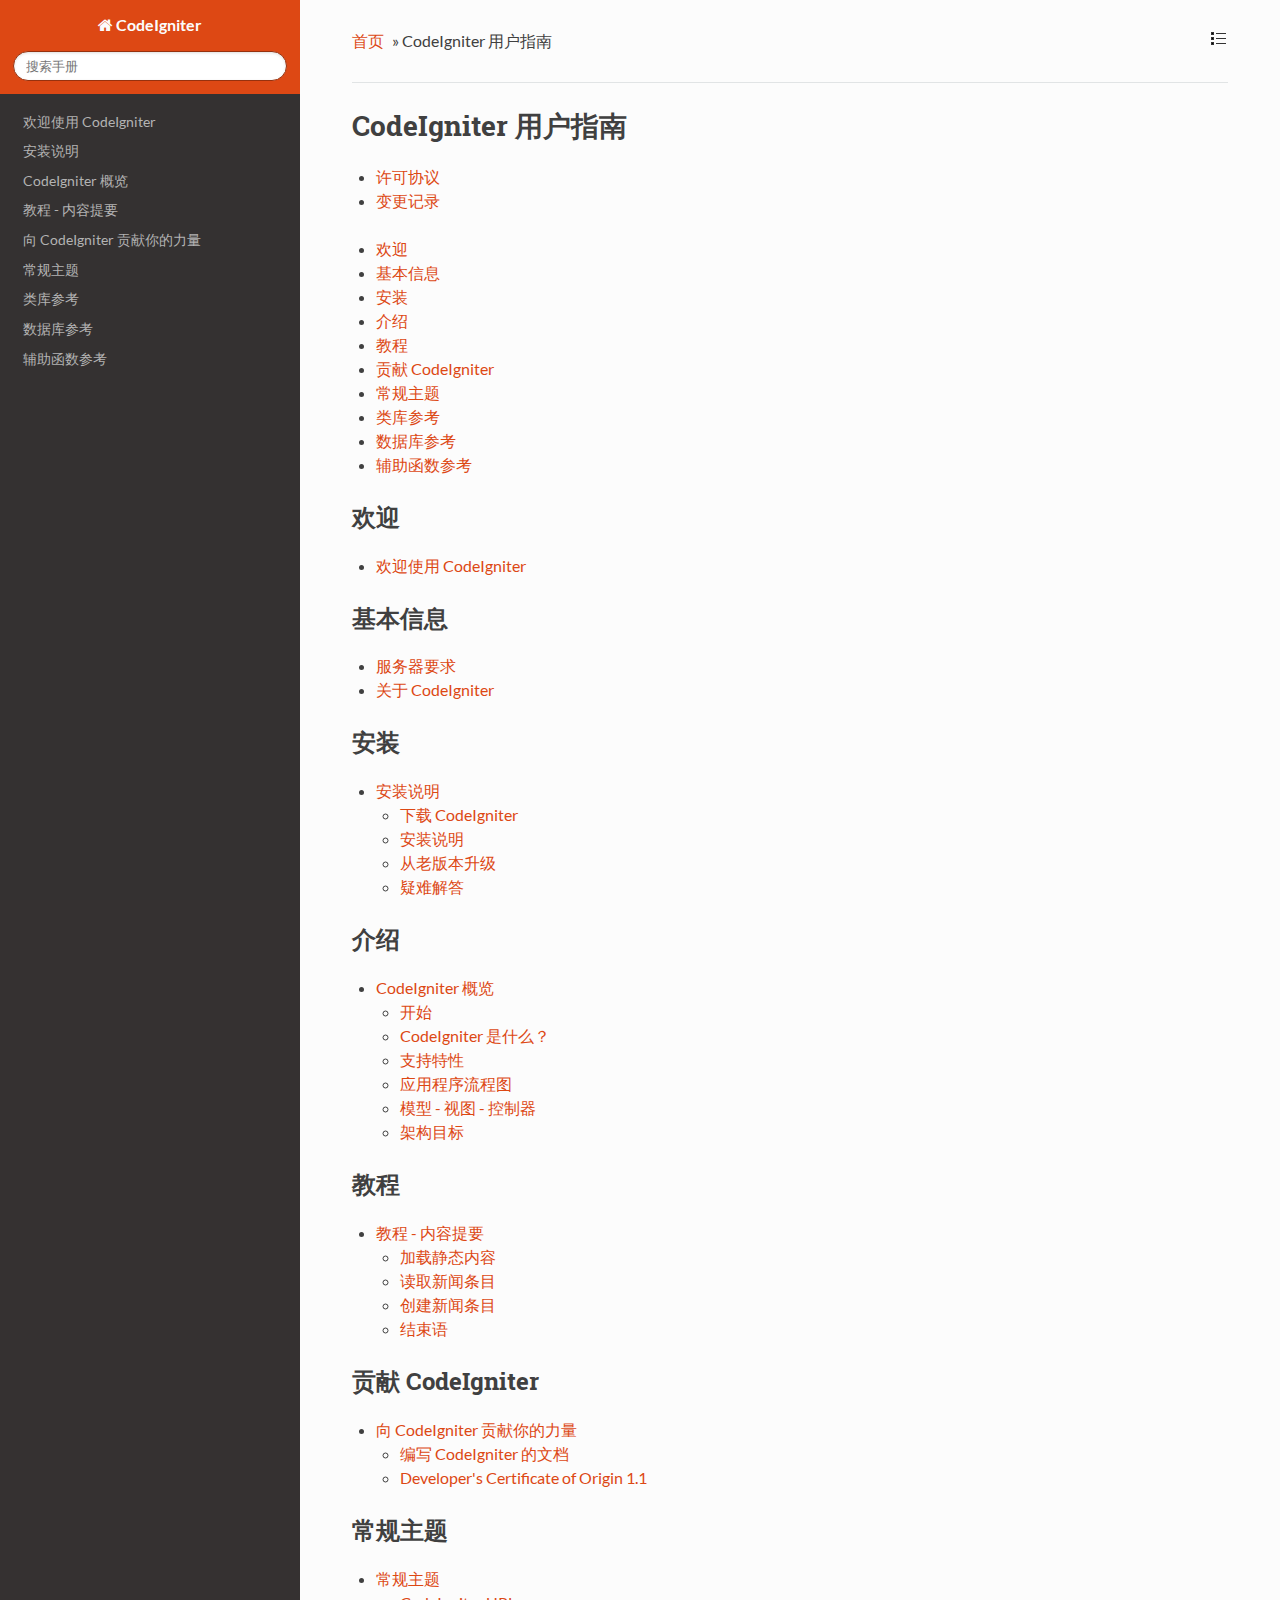
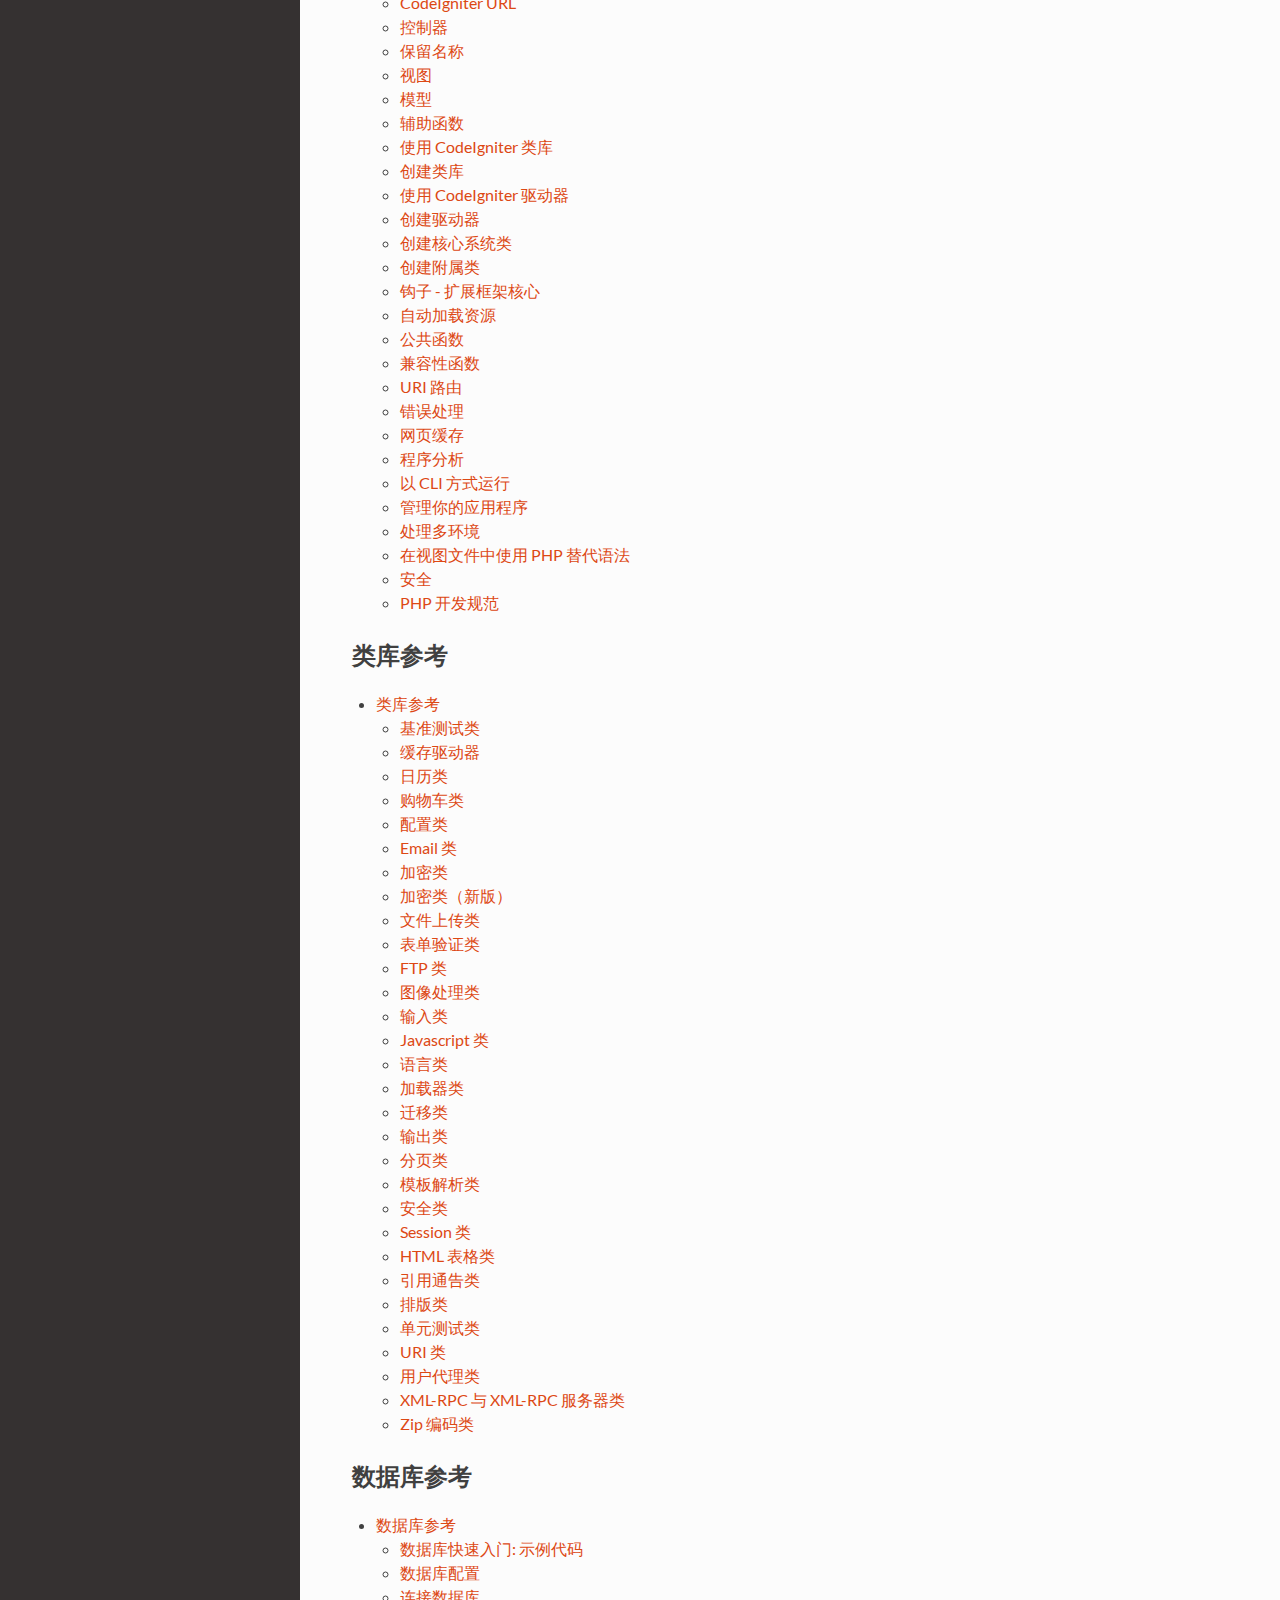
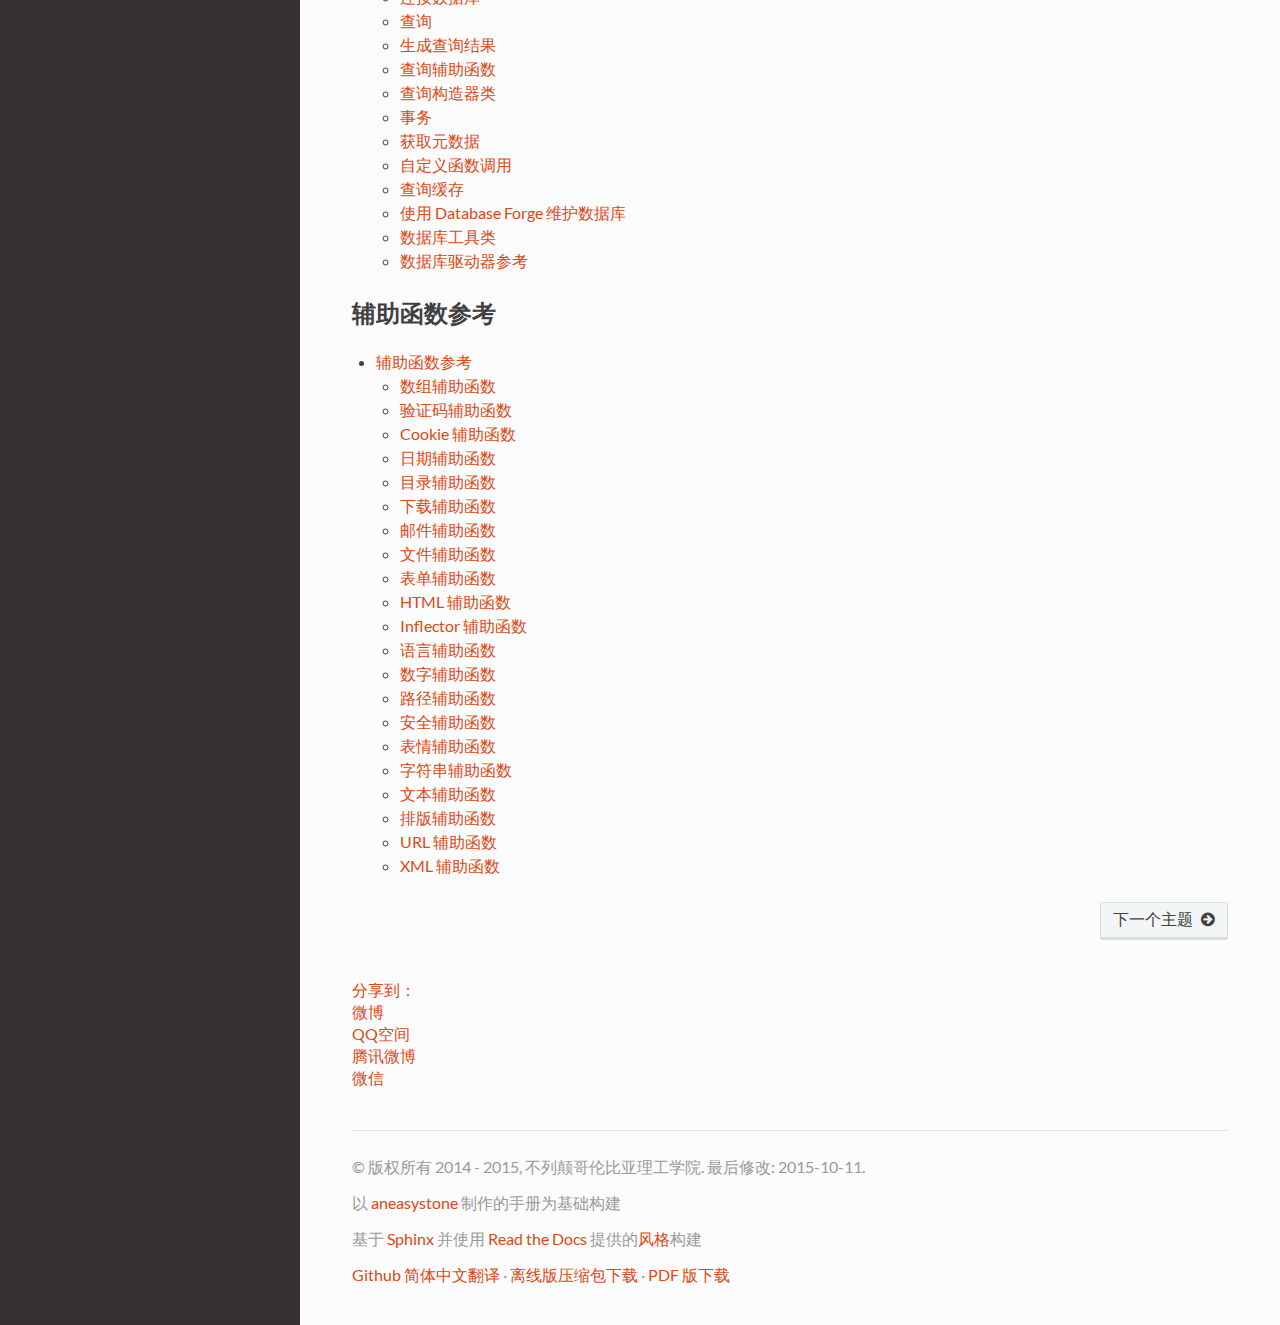
<file: code/index.html>
<!DOCTYPE html>
<!--[if IE 8]><html class="no-js lt-ie9" lang="en" > <![endif]-->
<!--[if gt IE 8]><!--> <html class="no-js" lang="en" > <!--<![endif]-->
<head>
  <meta charset="utf-8" />
  <meta name="viewport" content="width=device-width, initial-scale=1.0" />
  
  <title>CodeIgniter 用户指南 &mdash; CodeIgniter 3.0.0 中文手册|用户手册|用户指南|中文文档</title>
  

  
  
  <link rel="shortcut icon" href="_static/ci-icon.ico" />
  

  
  <link href="_static/css/fonts.css" rel="stylesheet" type="text/css" />

  
  
    

  

  
  
  <link rel="stylesheet" href="_static/css/theme.css" type="text/css" />
  

  
  <link rel="stylesheet" href="_static/css/theme_cn.css" type="text/css" />
    <link rel="top" title="CodeIgniter 3.0.0 中文手册|用户手册|用户指南|中文文档" href="#"/>
        <link rel="next" title="欢迎使用 CodeIgniter" href="general/welcome.html"/> 

  
  <script src="_static/js/modernizr.2.6.2.min.js"></script>

</head>

<body class="wy-body-for-nav" role="document">

  <div id="nav">
  <div id="nav_inner">
    
    
    
      <div id="pulldown-menu" class="ciNav">
        <ul>
<li class="toctree-l1"><a class="reference internal" href="general/welcome.html">欢迎使用 CodeIgniter</a><ul class="simple">
</ul>
</li>
</ul>
<ul>
<li class="toctree-l1"><a class="reference internal" href="installation/index.html">安装说明</a><ul>
<li class="toctree-l2"><a class="reference internal" href="installation/downloads.html">下载 CodeIgniter</a></li>
<li class="toctree-l2"><a class="reference internal" href="installation/index.html">安装说明</a></li>
<li class="toctree-l2"><a class="reference internal" href="installation/upgrading.html">从老版本升级</a></li>
<li class="toctree-l2"><a class="reference internal" href="installation/troubleshooting.html">疑难解答</a></li>
</ul>
</li>
</ul>
<ul>
<li class="toctree-l1"><a class="reference internal" href="overview/index.html">CodeIgniter 概览</a><ul>
<li class="toctree-l2"><a class="reference internal" href="overview/getting_started.html">开始</a></li>
<li class="toctree-l2"><a class="reference internal" href="overview/at_a_glance.html">CodeIgniter 是什么？</a></li>
<li class="toctree-l2"><a class="reference internal" href="overview/features.html">支持特性</a></li>
<li class="toctree-l2"><a class="reference internal" href="overview/appflow.html">应用程序流程图</a></li>
<li class="toctree-l2"><a class="reference internal" href="overview/mvc.html">模型 - 视图 - 控制器</a></li>
<li class="toctree-l2"><a class="reference internal" href="overview/goals.html">架构目标</a></li>
</ul>
</li>
</ul>
<ul>
<li class="toctree-l1"><a class="reference internal" href="tutorial/index.html">教程 - 内容提要</a><ul>
<li class="toctree-l2"><a class="reference internal" href="tutorial/static_pages.html">加载静态内容</a></li>
<li class="toctree-l2"><a class="reference internal" href="tutorial/news_section.html">读取新闻条目</a></li>
<li class="toctree-l2"><a class="reference internal" href="tutorial/create_news_items.html">创建新闻条目</a></li>
<li class="toctree-l2"><a class="reference internal" href="tutorial/conclusion.html">结束语</a></li>
</ul>
</li>
</ul>
<ul>
<li class="toctree-l1"><a class="reference internal" href="contributing/index.html">向 CodeIgniter 贡献你的力量</a><ul>
<li class="toctree-l2"><a class="reference internal" href="documentation/index.html">编写 CodeIgniter 的文档</a></li>
<li class="toctree-l2"><a class="reference internal" href="DCO.html">Developer's Certificate of Origin 1.1</a></li>
</ul>
</li>
</ul>
<ul>
<li class="toctree-l1"><a class="reference internal" href="general/index.html">常规主题</a><ul>
<li class="toctree-l2"><a class="reference internal" href="general/urls.html">CodeIgniter URL</a></li>
<li class="toctree-l2"><a class="reference internal" href="general/controllers.html">控制器</a></li>
<li class="toctree-l2"><a class="reference internal" href="general/reserved_names.html">保留名称</a></li>
<li class="toctree-l2"><a class="reference internal" href="general/views.html">视图</a></li>
<li class="toctree-l2"><a class="reference internal" href="general/models.html">模型</a></li>
<li class="toctree-l2"><a class="reference internal" href="general/helpers.html">辅助函数</a></li>
<li class="toctree-l2"><a class="reference internal" href="general/libraries.html">使用 CodeIgniter 类库</a></li>
<li class="toctree-l2"><a class="reference internal" href="general/creating_libraries.html">创建类库</a></li>
<li class="toctree-l2"><a class="reference internal" href="general/drivers.html">使用 CodeIgniter 驱动器</a></li>
<li class="toctree-l2"><a class="reference internal" href="general/creating_drivers.html">创建驱动器</a></li>
<li class="toctree-l2"><a class="reference internal" href="general/core_classes.html">创建核心系统类</a></li>
<li class="toctree-l2"><a class="reference internal" href="general/ancillary_classes.html">创建附属类</a></li>
<li class="toctree-l2"><a class="reference internal" href="general/hooks.html">钩子 - 扩展框架核心</a></li>
<li class="toctree-l2"><a class="reference internal" href="general/autoloader.html">自动加载资源</a></li>
<li class="toctree-l2"><a class="reference internal" href="general/common_functions.html">公共函数</a></li>
<li class="toctree-l2"><a class="reference internal" href="general/compatibility_functions.html">兼容性函数</a></li>
<li class="toctree-l2"><a class="reference internal" href="general/routing.html">URI 路由</a></li>
<li class="toctree-l2"><a class="reference internal" href="general/errors.html">错误处理</a></li>
<li class="toctree-l2"><a class="reference internal" href="general/caching.html">网页缓存</a></li>
<li class="toctree-l2"><a class="reference internal" href="general/profiling.html">程序分析</a></li>
<li class="toctree-l2"><a class="reference internal" href="general/cli.html">以 CLI 方式运行</a></li>
<li class="toctree-l2"><a class="reference internal" href="general/managing_apps.html">管理你的应用程序</a></li>
<li class="toctree-l2"><a class="reference internal" href="general/environments.html">处理多环境</a></li>
<li class="toctree-l2"><a class="reference internal" href="general/alternative_php.html">在视图文件中使用 PHP 替代语法</a></li>
<li class="toctree-l2"><a class="reference internal" href="general/security.html">安全</a></li>
<li class="toctree-l2"><a class="reference internal" href="general/styleguide.html">PHP 开发规范</a></li>
</ul>
</li>
</ul>
<ul>
<li class="toctree-l1"><a class="reference internal" href="libraries/index.html">类库参考</a><ul>
<li class="toctree-l2"><a class="reference internal" href="libraries/benchmark.html">基准测试类</a></li>
<li class="toctree-l2"><a class="reference internal" href="libraries/caching.html">缓存驱动器</a></li>
<li class="toctree-l2"><a class="reference internal" href="libraries/calendar.html">日历类</a></li>
<li class="toctree-l2"><a class="reference internal" href="libraries/cart.html">购物车类</a></li>
<li class="toctree-l2"><a class="reference internal" href="libraries/config.html">配置类</a></li>
<li class="toctree-l2"><a class="reference internal" href="libraries/email.html">Email 类</a></li>
<li class="toctree-l2"><a class="reference internal" href="libraries/encrypt.html">加密类</a></li>
<li class="toctree-l2"><a class="reference internal" href="libraries/encryption.html">加密类（新版）</a></li>
<li class="toctree-l2"><a class="reference internal" href="libraries/file_uploading.html">文件上传类</a></li>
<li class="toctree-l2"><a class="reference internal" href="libraries/form_validation.html">表单验证类</a></li>
<li class="toctree-l2"><a class="reference internal" href="libraries/ftp.html">FTP 类</a></li>
<li class="toctree-l2"><a class="reference internal" href="libraries/image_lib.html">图像处理类</a></li>
<li class="toctree-l2"><a class="reference internal" href="libraries/input.html">输入类</a></li>
<li class="toctree-l2"><a class="reference internal" href="libraries/javascript.html">Javascript 类</a></li>
<li class="toctree-l2"><a class="reference internal" href="libraries/language.html">语言类</a></li>
<li class="toctree-l2"><a class="reference internal" href="libraries/loader.html">加载器类</a></li>
<li class="toctree-l2"><a class="reference internal" href="libraries/migration.html">迁移类</a></li>
<li class="toctree-l2"><a class="reference internal" href="libraries/output.html">输出类</a></li>
<li class="toctree-l2"><a class="reference internal" href="libraries/pagination.html">分页类</a></li>
<li class="toctree-l2"><a class="reference internal" href="libraries/parser.html">模板解析类</a></li>
<li class="toctree-l2"><a class="reference internal" href="libraries/security.html">安全类</a></li>
<li class="toctree-l2"><a class="reference internal" href="libraries/sessions.html">Session 类</a></li>
<li class="toctree-l2"><a class="reference internal" href="libraries/table.html">HTML 表格类</a></li>
<li class="toctree-l2"><a class="reference internal" href="libraries/trackback.html">引用通告类</a></li>
<li class="toctree-l2"><a class="reference internal" href="libraries/typography.html">排版类</a></li>
<li class="toctree-l2"><a class="reference internal" href="libraries/unit_testing.html">单元测试类</a></li>
<li class="toctree-l2"><a class="reference internal" href="libraries/uri.html">URI 类</a></li>
<li class="toctree-l2"><a class="reference internal" href="libraries/user_agent.html">用户代理类</a></li>
<li class="toctree-l2"><a class="reference internal" href="libraries/xmlrpc.html">XML-RPC 与 XML-RPC 服务器类</a></li>
<li class="toctree-l2"><a class="reference internal" href="libraries/zip.html">Zip 编码类</a></li>
</ul>
</li>
</ul>
<ul>
<li class="toctree-l1"><a class="reference internal" href="database/index.html">数据库参考</a><ul>
<li class="toctree-l2"><a class="reference internal" href="database/examples.html">数据库快速入门: 示例代码</a></li>
<li class="toctree-l2"><a class="reference internal" href="database/configuration.html">数据库配置</a></li>
<li class="toctree-l2"><a class="reference internal" href="database/connecting.html">连接数据库</a></li>
<li class="toctree-l2"><a class="reference internal" href="database/queries.html">查询</a></li>
<li class="toctree-l2"><a class="reference internal" href="database/results.html">生成查询结果</a></li>
<li class="toctree-l2"><a class="reference internal" href="database/helpers.html">查询辅助函数</a></li>
<li class="toctree-l2"><a class="reference internal" href="database/query_builder.html">查询构造器类</a></li>
<li class="toctree-l2"><a class="reference internal" href="database/transactions.html">事务</a></li>
<li class="toctree-l2"><a class="reference internal" href="database/metadata.html">获取元数据</a></li>
<li class="toctree-l2"><a class="reference internal" href="database/call_function.html">自定义函数调用</a></li>
<li class="toctree-l2"><a class="reference internal" href="database/caching.html">查询缓存</a></li>
<li class="toctree-l2"><a class="reference internal" href="database/forge.html">使用 Database Forge 维护数据库</a></li>
<li class="toctree-l2"><a class="reference internal" href="database/utilities.html">数据库工具类</a></li>
<li class="toctree-l2"><a class="reference internal" href="database/db_driver_reference.html">数据库驱动器参考</a></li>
</ul>
</li>
</ul>
<ul>
<li class="toctree-l1"><a class="reference internal" href="helpers/index.html">辅助函数参考</a><ul>
<li class="toctree-l2"><a class="reference internal" href="helpers/array_helper.html">数组辅助函数</a></li>
<li class="toctree-l2"><a class="reference internal" href="helpers/captcha_helper.html">验证码辅助函数</a></li>
<li class="toctree-l2"><a class="reference internal" href="helpers/cookie_helper.html">Cookie 辅助函数</a></li>
<li class="toctree-l2"><a class="reference internal" href="helpers/date_helper.html">日期辅助函数</a></li>
<li class="toctree-l2"><a class="reference internal" href="helpers/directory_helper.html">目录辅助函数</a></li>
<li class="toctree-l2"><a class="reference internal" href="helpers/download_helper.html">下载辅助函数</a></li>
<li class="toctree-l2"><a class="reference internal" href="helpers/email_helper.html">邮件辅助函数</a></li>
<li class="toctree-l2"><a class="reference internal" href="helpers/file_helper.html">文件辅助函数</a></li>
<li class="toctree-l2"><a class="reference internal" href="helpers/form_helper.html">表单辅助函数</a></li>
<li class="toctree-l2"><a class="reference internal" href="helpers/html_helper.html">HTML 辅助函数</a></li>
<li class="toctree-l2"><a class="reference internal" href="helpers/inflector_helper.html">Inflector 辅助函数</a></li>
<li class="toctree-l2"><a class="reference internal" href="helpers/language_helper.html">语言辅助函数</a></li>
<li class="toctree-l2"><a class="reference internal" href="helpers/number_helper.html">数字辅助函数</a></li>
<li class="toctree-l2"><a class="reference internal" href="helpers/path_helper.html">路径辅助函数</a></li>
<li class="toctree-l2"><a class="reference internal" href="helpers/security_helper.html">安全辅助函数</a></li>
<li class="toctree-l2"><a class="reference internal" href="helpers/smiley_helper.html">表情辅助函数</a></li>
<li class="toctree-l2"><a class="reference internal" href="helpers/string_helper.html">字符串辅助函数</a></li>
<li class="toctree-l2"><a class="reference internal" href="helpers/text_helper.html">文本辅助函数</a></li>
<li class="toctree-l2"><a class="reference internal" href="helpers/typography_helper.html">排版辅助函数</a></li>
<li class="toctree-l2"><a class="reference internal" href="helpers/url_helper.html">URL 辅助函数</a></li>
<li class="toctree-l2"><a class="reference internal" href="helpers/xml_helper.html">XML 辅助函数</a></li>
</ul>
</li>
</ul>

      </div>
    
      
  </div>
</div>
<div id="nav2">
  <a href="#" id="openToc">
    <img src="[data-uri]" title="切换目录" alt="切换目录" />
  </a>
</div>

  <div class="wy-grid-for-nav">

    
    <nav data-toggle="wy-nav-shift" class="wy-nav-side">
      <div class="wy-side-nav-search">
        
          <a href="#" class="fa fa-home"> CodeIgniter</a>
        
        
<div role="search">
  <form id="rtd-search-form" class="wy-form" action="search.html" method="get">
    <input type="text" name="q" placeholder="搜索手册" />
    <input type="hidden" name="check_keywords" value="yes" />
    <input type="hidden" name="area" value="default" />
  </form>
</div>
      </div>

      <div class="wy-menu wy-menu-vertical" data-spy="affix" role="navigation" aria-label="main navigation">
        
          
          
              <ul>
<li class="toctree-l1"><a class="reference internal" href="general/welcome.html">欢迎使用 CodeIgniter</a><ul class="simple">
</ul>
</li>
</ul>
<ul>
<li class="toctree-l1"><a class="reference internal" href="installation/index.html">安装说明</a><ul>
<li class="toctree-l2"><a class="reference internal" href="installation/downloads.html">下载 CodeIgniter</a></li>
<li class="toctree-l2"><a class="reference internal" href="installation/index.html">安装说明</a></li>
<li class="toctree-l2"><a class="reference internal" href="installation/upgrading.html">从老版本升级</a></li>
<li class="toctree-l2"><a class="reference internal" href="installation/troubleshooting.html">疑难解答</a></li>
</ul>
</li>
</ul>
<ul>
<li class="toctree-l1"><a class="reference internal" href="overview/index.html">CodeIgniter 概览</a><ul>
<li class="toctree-l2"><a class="reference internal" href="overview/getting_started.html">开始</a></li>
<li class="toctree-l2"><a class="reference internal" href="overview/at_a_glance.html">CodeIgniter 是什么？</a></li>
<li class="toctree-l2"><a class="reference internal" href="overview/features.html">支持特性</a></li>
<li class="toctree-l2"><a class="reference internal" href="overview/appflow.html">应用程序流程图</a></li>
<li class="toctree-l2"><a class="reference internal" href="overview/mvc.html">模型 - 视图 - 控制器</a></li>
<li class="toctree-l2"><a class="reference internal" href="overview/goals.html">架构目标</a></li>
</ul>
</li>
</ul>
<ul>
<li class="toctree-l1"><a class="reference internal" href="tutorial/index.html">教程 - 内容提要</a><ul>
<li class="toctree-l2"><a class="reference internal" href="tutorial/static_pages.html">加载静态内容</a></li>
<li class="toctree-l2"><a class="reference internal" href="tutorial/news_section.html">读取新闻条目</a></li>
<li class="toctree-l2"><a class="reference internal" href="tutorial/create_news_items.html">创建新闻条目</a></li>
<li class="toctree-l2"><a class="reference internal" href="tutorial/conclusion.html">结束语</a></li>
</ul>
</li>
</ul>
<ul>
<li class="toctree-l1"><a class="reference internal" href="contributing/index.html">向 CodeIgniter 贡献你的力量</a><ul>
<li class="toctree-l2"><a class="reference internal" href="documentation/index.html">编写 CodeIgniter 的文档</a></li>
<li class="toctree-l2"><a class="reference internal" href="DCO.html">Developer's Certificate of Origin 1.1</a></li>
</ul>
</li>
</ul>
<ul>
<li class="toctree-l1"><a class="reference internal" href="general/index.html">常规主题</a><ul>
<li class="toctree-l2"><a class="reference internal" href="general/urls.html">CodeIgniter URL</a></li>
<li class="toctree-l2"><a class="reference internal" href="general/controllers.html">控制器</a></li>
<li class="toctree-l2"><a class="reference internal" href="general/reserved_names.html">保留名称</a></li>
<li class="toctree-l2"><a class="reference internal" href="general/views.html">视图</a></li>
<li class="toctree-l2"><a class="reference internal" href="general/models.html">模型</a></li>
<li class="toctree-l2"><a class="reference internal" href="general/helpers.html">辅助函数</a></li>
<li class="toctree-l2"><a class="reference internal" href="general/libraries.html">使用 CodeIgniter 类库</a></li>
<li class="toctree-l2"><a class="reference internal" href="general/creating_libraries.html">创建类库</a></li>
<li class="toctree-l2"><a class="reference internal" href="general/drivers.html">使用 CodeIgniter 驱动器</a></li>
<li class="toctree-l2"><a class="reference internal" href="general/creating_drivers.html">创建驱动器</a></li>
<li class="toctree-l2"><a class="reference internal" href="general/core_classes.html">创建核心系统类</a></li>
<li class="toctree-l2"><a class="reference internal" href="general/ancillary_classes.html">创建附属类</a></li>
<li class="toctree-l2"><a class="reference internal" href="general/hooks.html">钩子 - 扩展框架核心</a></li>
<li class="toctree-l2"><a class="reference internal" href="general/autoloader.html">自动加载资源</a></li>
<li class="toctree-l2"><a class="reference internal" href="general/common_functions.html">公共函数</a></li>
<li class="toctree-l2"><a class="reference internal" href="general/compatibility_functions.html">兼容性函数</a></li>
<li class="toctree-l2"><a class="reference internal" href="general/routing.html">URI 路由</a></li>
<li class="toctree-l2"><a class="reference internal" href="general/errors.html">错误处理</a></li>
<li class="toctree-l2"><a class="reference internal" href="general/caching.html">网页缓存</a></li>
<li class="toctree-l2"><a class="reference internal" href="general/profiling.html">程序分析</a></li>
<li class="toctree-l2"><a class="reference internal" href="general/cli.html">以 CLI 方式运行</a></li>
<li class="toctree-l2"><a class="reference internal" href="general/managing_apps.html">管理你的应用程序</a></li>
<li class="toctree-l2"><a class="reference internal" href="general/environments.html">处理多环境</a></li>
<li class="toctree-l2"><a class="reference internal" href="general/alternative_php.html">在视图文件中使用 PHP 替代语法</a></li>
<li class="toctree-l2"><a class="reference internal" href="general/security.html">安全</a></li>
<li class="toctree-l2"><a class="reference internal" href="general/styleguide.html">PHP 开发规范</a></li>
</ul>
</li>
</ul>
<ul>
<li class="toctree-l1"><a class="reference internal" href="libraries/index.html">类库参考</a><ul>
<li class="toctree-l2"><a class="reference internal" href="libraries/benchmark.html">基准测试类</a></li>
<li class="toctree-l2"><a class="reference internal" href="libraries/caching.html">缓存驱动器</a></li>
<li class="toctree-l2"><a class="reference internal" href="libraries/calendar.html">日历类</a></li>
<li class="toctree-l2"><a class="reference internal" href="libraries/cart.html">购物车类</a></li>
<li class="toctree-l2"><a class="reference internal" href="libraries/config.html">配置类</a></li>
<li class="toctree-l2"><a class="reference internal" href="libraries/email.html">Email 类</a></li>
<li class="toctree-l2"><a class="reference internal" href="libraries/encrypt.html">加密类</a></li>
<li class="toctree-l2"><a class="reference internal" href="libraries/encryption.html">加密类（新版）</a></li>
<li class="toctree-l2"><a class="reference internal" href="libraries/file_uploading.html">文件上传类</a></li>
<li class="toctree-l2"><a class="reference internal" href="libraries/form_validation.html">表单验证类</a></li>
<li class="toctree-l2"><a class="reference internal" href="libraries/ftp.html">FTP 类</a></li>
<li class="toctree-l2"><a class="reference internal" href="libraries/image_lib.html">图像处理类</a></li>
<li class="toctree-l2"><a class="reference internal" href="libraries/input.html">输入类</a></li>
<li class="toctree-l2"><a class="reference internal" href="libraries/javascript.html">Javascript 类</a></li>
<li class="toctree-l2"><a class="reference internal" href="libraries/language.html">语言类</a></li>
<li class="toctree-l2"><a class="reference internal" href="libraries/loader.html">加载器类</a></li>
<li class="toctree-l2"><a class="reference internal" href="libraries/migration.html">迁移类</a></li>
<li class="toctree-l2"><a class="reference internal" href="libraries/output.html">输出类</a></li>
<li class="toctree-l2"><a class="reference internal" href="libraries/pagination.html">分页类</a></li>
<li class="toctree-l2"><a class="reference internal" href="libraries/parser.html">模板解析类</a></li>
<li class="toctree-l2"><a class="reference internal" href="libraries/security.html">安全类</a></li>
<li class="toctree-l2"><a class="reference internal" href="libraries/sessions.html">Session 类</a></li>
<li class="toctree-l2"><a class="reference internal" href="libraries/table.html">HTML 表格类</a></li>
<li class="toctree-l2"><a class="reference internal" href="libraries/trackback.html">引用通告类</a></li>
<li class="toctree-l2"><a class="reference internal" href="libraries/typography.html">排版类</a></li>
<li class="toctree-l2"><a class="reference internal" href="libraries/unit_testing.html">单元测试类</a></li>
<li class="toctree-l2"><a class="reference internal" href="libraries/uri.html">URI 类</a></li>
<li class="toctree-l2"><a class="reference internal" href="libraries/user_agent.html">用户代理类</a></li>
<li class="toctree-l2"><a class="reference internal" href="libraries/xmlrpc.html">XML-RPC 与 XML-RPC 服务器类</a></li>
<li class="toctree-l2"><a class="reference internal" href="libraries/zip.html">Zip 编码类</a></li>
</ul>
</li>
</ul>
<ul>
<li class="toctree-l1"><a class="reference internal" href="database/index.html">数据库参考</a><ul>
<li class="toctree-l2"><a class="reference internal" href="database/examples.html">数据库快速入门: 示例代码</a></li>
<li class="toctree-l2"><a class="reference internal" href="database/configuration.html">数据库配置</a></li>
<li class="toctree-l2"><a class="reference internal" href="database/connecting.html">连接数据库</a></li>
<li class="toctree-l2"><a class="reference internal" href="database/queries.html">查询</a></li>
<li class="toctree-l2"><a class="reference internal" href="database/results.html">生成查询结果</a></li>
<li class="toctree-l2"><a class="reference internal" href="database/helpers.html">查询辅助函数</a></li>
<li class="toctree-l2"><a class="reference internal" href="database/query_builder.html">查询构造器类</a></li>
<li class="toctree-l2"><a class="reference internal" href="database/transactions.html">事务</a></li>
<li class="toctree-l2"><a class="reference internal" href="database/metadata.html">获取元数据</a></li>
<li class="toctree-l2"><a class="reference internal" href="database/call_function.html">自定义函数调用</a></li>
<li class="toctree-l2"><a class="reference internal" href="database/caching.html">查询缓存</a></li>
<li class="toctree-l2"><a class="reference internal" href="database/forge.html">使用 Database Forge 维护数据库</a></li>
<li class="toctree-l2"><a class="reference internal" href="database/utilities.html">数据库工具类</a></li>
<li class="toctree-l2"><a class="reference internal" href="database/db_driver_reference.html">数据库驱动器参考</a></li>
</ul>
</li>
</ul>
<ul>
<li class="toctree-l1"><a class="reference internal" href="helpers/index.html">辅助函数参考</a><ul>
<li class="toctree-l2"><a class="reference internal" href="helpers/array_helper.html">数组辅助函数</a></li>
<li class="toctree-l2"><a class="reference internal" href="helpers/captcha_helper.html">验证码辅助函数</a></li>
<li class="toctree-l2"><a class="reference internal" href="helpers/cookie_helper.html">Cookie 辅助函数</a></li>
<li class="toctree-l2"><a class="reference internal" href="helpers/date_helper.html">日期辅助函数</a></li>
<li class="toctree-l2"><a class="reference internal" href="helpers/directory_helper.html">目录辅助函数</a></li>
<li class="toctree-l2"><a class="reference internal" href="helpers/download_helper.html">下载辅助函数</a></li>
<li class="toctree-l2"><a class="reference internal" href="helpers/email_helper.html">邮件辅助函数</a></li>
<li class="toctree-l2"><a class="reference internal" href="helpers/file_helper.html">文件辅助函数</a></li>
<li class="toctree-l2"><a class="reference internal" href="helpers/form_helper.html">表单辅助函数</a></li>
<li class="toctree-l2"><a class="reference internal" href="helpers/html_helper.html">HTML 辅助函数</a></li>
<li class="toctree-l2"><a class="reference internal" href="helpers/inflector_helper.html">Inflector 辅助函数</a></li>
<li class="toctree-l2"><a class="reference internal" href="helpers/language_helper.html">语言辅助函数</a></li>
<li class="toctree-l2"><a class="reference internal" href="helpers/number_helper.html">数字辅助函数</a></li>
<li class="toctree-l2"><a class="reference internal" href="helpers/path_helper.html">路径辅助函数</a></li>
<li class="toctree-l2"><a class="reference internal" href="helpers/security_helper.html">安全辅助函数</a></li>
<li class="toctree-l2"><a class="reference internal" href="helpers/smiley_helper.html">表情辅助函数</a></li>
<li class="toctree-l2"><a class="reference internal" href="helpers/string_helper.html">字符串辅助函数</a></li>
<li class="toctree-l2"><a class="reference internal" href="helpers/text_helper.html">文本辅助函数</a></li>
<li class="toctree-l2"><a class="reference internal" href="helpers/typography_helper.html">排版辅助函数</a></li>
<li class="toctree-l2"><a class="reference internal" href="helpers/url_helper.html">URL 辅助函数</a></li>
<li class="toctree-l2"><a class="reference internal" href="helpers/xml_helper.html">XML 辅助函数</a></li>
</ul>
</li>
</ul>

          
        
      </div>
      &nbsp;
    </nav>

    <section data-toggle="wy-nav-shift" class="wy-nav-content-wrap">

      
      <nav class="wy-nav-top" role="navigation" aria-label="top navigation">
        <i data-toggle="wy-nav-top" class="fa fa-bars"></i>
        <a href="#">CodeIgniter</a>
      </nav>


      
      <div class="wy-nav-content">
        <div class="rst-content">
          <div role="navigation" aria-label="breadcrumbs navigation">
  <ul class="wy-breadcrumbs">
    <li><a href="#">首页</a> &raquo; </li>
    
    <li>CodeIgniter 用户指南</li>
    <li class="wy-breadcrumbs-aside">
      
    </li>
    <div style="float:right;">
      <div style="text-decoration:underline;color:blue;margin-left:5px;cursor:pointer;" id="closeMe">
        <img title="目录" alt="toc" src="[data-uri]" />
      </div>
    </div>
  </ul>
  <hr/>
</div>
          <div role="main" class="document">
            
  <div class="section" id="codeigniter">
<h1>CodeIgniter 用户指南<a class="headerlink" href="#codeigniter" title="永久链接至标题">¶</a></h1>
<ul class="simple">
<li><a class="reference internal" href="license.html"><em>许可协议</em></a></li>
<li><a class="reference internal" href="changelog.html"><em>变更记录</em></a></li>
</ul>
<div class="contents local topic" id="contents">
<ul class="simple">
<li><a class="reference internal" href="#id1" id="id11">欢迎</a></li>
<li><a class="reference internal" href="#id2" id="id12">基本信息</a></li>
<li><a class="reference internal" href="#id3" id="id13">安装</a></li>
<li><a class="reference internal" href="#id4" id="id14">介绍</a></li>
<li><a class="reference internal" href="#id5" id="id15">教程</a></li>
<li><a class="reference internal" href="#id6" id="id16">贡献 CodeIgniter</a></li>
<li><a class="reference internal" href="#id7" id="id17">常规主题</a></li>
<li><a class="reference internal" href="#id8" id="id18">类库参考</a></li>
<li><a class="reference internal" href="#id9" id="id19">数据库参考</a></li>
<li><a class="reference internal" href="#id10" id="id20">辅助函数参考</a></li>
</ul>
</div>
<div class="section" id="id1">
<h2><a class="toc-backref" href="#id11">欢迎</a><a class="headerlink" href="#id1" title="永久链接至标题">¶</a></h2>
<div class="toctree-wrapper compound">
<ul>
<li class="toctree-l1"><a class="reference internal" href="general/welcome.html">欢迎使用 CodeIgniter</a><ul class="simple">
</ul>
</li>
</ul>
</div>
</div>
<div class="section" id="id2">
<h2><a class="toc-backref" href="#id12">基本信息</a><a class="headerlink" href="#id2" title="永久链接至标题">¶</a></h2>
<ul class="simple">
<li><a class="reference internal" href="general/requirements.html"><em>服务器要求</em></a></li>
<li><a class="reference internal" href="general/credits.html"><em>关于 CodeIgniter</em></a></li>
</ul>
</div>
<div class="section" id="id3">
<h2><a class="toc-backref" href="#id13">安装</a><a class="headerlink" href="#id3" title="永久链接至标题">¶</a></h2>
<div class="toctree-wrapper compound">
<ul>
<li class="toctree-l1"><a class="reference internal" href="installation/index.html">安装说明</a><ul>
<li class="toctree-l2"><a class="reference internal" href="installation/downloads.html">下载 CodeIgniter</a></li>
<li class="toctree-l2"><a class="reference internal" href="installation/index.html">安装说明</a></li>
<li class="toctree-l2"><a class="reference internal" href="installation/upgrading.html">从老版本升级</a></li>
<li class="toctree-l2"><a class="reference internal" href="installation/troubleshooting.html">疑难解答</a></li>
</ul>
</li>
</ul>
</div>
</div>
<div class="section" id="id4">
<h2><a class="toc-backref" href="#id14">介绍</a><a class="headerlink" href="#id4" title="永久链接至标题">¶</a></h2>
<div class="toctree-wrapper compound">
<ul>
<li class="toctree-l1"><a class="reference internal" href="overview/index.html">CodeIgniter 概览</a><ul>
<li class="toctree-l2"><a class="reference internal" href="overview/getting_started.html">开始</a></li>
<li class="toctree-l2"><a class="reference internal" href="overview/at_a_glance.html">CodeIgniter 是什么？</a><ul class="simple">
</ul>
</li>
<li class="toctree-l2"><a class="reference internal" href="overview/features.html">支持特性</a></li>
<li class="toctree-l2"><a class="reference internal" href="overview/appflow.html">应用程序流程图</a></li>
<li class="toctree-l2"><a class="reference internal" href="overview/mvc.html">模型 - 视图 - 控制器</a></li>
<li class="toctree-l2"><a class="reference internal" href="overview/goals.html">架构目标</a></li>
</ul>
</li>
</ul>
</div>
</div>
<div class="section" id="id5">
<h2><a class="toc-backref" href="#id15">教程</a><a class="headerlink" href="#id5" title="永久链接至标题">¶</a></h2>
<div class="toctree-wrapper compound">
<ul>
<li class="toctree-l1"><a class="reference internal" href="tutorial/index.html">教程 - 内容提要</a><ul>
<li class="toctree-l2"><a class="reference internal" href="tutorial/static_pages.html">加载静态内容</a><ul class="simple">
</ul>
</li>
<li class="toctree-l2"><a class="reference internal" href="tutorial/news_section.html">读取新闻条目</a><ul class="simple">
</ul>
</li>
<li class="toctree-l2"><a class="reference internal" href="tutorial/create_news_items.html">创建新闻条目</a><ul class="simple">
</ul>
</li>
<li class="toctree-l2"><a class="reference internal" href="tutorial/conclusion.html">结束语</a></li>
</ul>
</li>
</ul>
</div>
</div>
<div class="section" id="id6">
<h2><a class="toc-backref" href="#id16">贡献 CodeIgniter</a><a class="headerlink" href="#id6" title="永久链接至标题">¶</a></h2>
<div class="toctree-wrapper compound">
<ul>
<li class="toctree-l1"><a class="reference internal" href="contributing/index.html">向 CodeIgniter 贡献你的力量</a><ul>
<li class="toctree-l2"><a class="reference internal" href="documentation/index.html">编写 CodeIgniter 的文档</a><ul class="simple">
</ul>
</li>
<li class="toctree-l2"><a class="reference internal" href="DCO.html">Developer's Certificate of Origin 1.1</a></li>
</ul>
</li>
</ul>
</div>
</div>
<div class="section" id="id7">
<h2><a class="toc-backref" href="#id17">常规主题</a><a class="headerlink" href="#id7" title="永久链接至标题">¶</a></h2>
<div class="toctree-wrapper compound">
<ul>
<li class="toctree-l1"><a class="reference internal" href="general/index.html">常规主题</a><ul>
<li class="toctree-l2"><a class="reference internal" href="general/urls.html">CodeIgniter URL</a><ul class="simple">
</ul>
</li>
<li class="toctree-l2"><a class="reference internal" href="general/controllers.html">控制器</a><ul class="simple">
</ul>
</li>
<li class="toctree-l2"><a class="reference internal" href="general/reserved_names.html">保留名称</a><ul class="simple">
</ul>
</li>
<li class="toctree-l2"><a class="reference internal" href="general/views.html">视图</a><ul class="simple">
</ul>
</li>
<li class="toctree-l2"><a class="reference internal" href="general/models.html">模型</a><ul class="simple">
</ul>
</li>
<li class="toctree-l2"><a class="reference internal" href="general/helpers.html">辅助函数</a><ul class="simple">
</ul>
</li>
<li class="toctree-l2"><a class="reference internal" href="general/libraries.html">使用 CodeIgniter 类库</a><ul class="simple">
</ul>
</li>
<li class="toctree-l2"><a class="reference internal" href="general/creating_libraries.html">创建类库</a><ul class="simple">
</ul>
</li>
<li class="toctree-l2"><a class="reference internal" href="general/drivers.html">使用 CodeIgniter 驱动器</a><ul class="simple">
</ul>
</li>
<li class="toctree-l2"><a class="reference internal" href="general/creating_drivers.html">创建驱动器</a><ul class="simple">
</ul>
</li>
<li class="toctree-l2"><a class="reference internal" href="general/core_classes.html">创建核心系统类</a><ul class="simple">
</ul>
</li>
<li class="toctree-l2"><a class="reference internal" href="general/ancillary_classes.html">创建附属类</a><ul class="simple">
</ul>
</li>
<li class="toctree-l2"><a class="reference internal" href="general/hooks.html">钩子 - 扩展框架核心</a><ul class="simple">
</ul>
</li>
<li class="toctree-l2"><a class="reference internal" href="general/autoloader.html">自动加载资源</a></li>
<li class="toctree-l2"><a class="reference internal" href="general/common_functions.html">公共函数</a></li>
<li class="toctree-l2"><a class="reference internal" href="general/compatibility_functions.html">兼容性函数</a><ul class="simple">
</ul>
</li>
<li class="toctree-l2"><a class="reference internal" href="general/routing.html">URI 路由</a><ul class="simple">
</ul>
</li>
<li class="toctree-l2"><a class="reference internal" href="general/errors.html">错误处理</a></li>
<li class="toctree-l2"><a class="reference internal" href="general/caching.html">网页缓存</a><ul class="simple">
</ul>
</li>
<li class="toctree-l2"><a class="reference internal" href="general/profiling.html">程序分析</a><ul class="simple">
</ul>
</li>
<li class="toctree-l2"><a class="reference internal" href="general/cli.html">以 CLI 方式运行</a><ul class="simple">
</ul>
</li>
<li class="toctree-l2"><a class="reference internal" href="general/managing_apps.html">管理你的应用程序</a><ul class="simple">
</ul>
</li>
<li class="toctree-l2"><a class="reference internal" href="general/environments.html">处理多环境</a><ul class="simple">
</ul>
</li>
<li class="toctree-l2"><a class="reference internal" href="general/alternative_php.html">在视图文件中使用 PHP 替代语法</a><ul class="simple">
</ul>
</li>
<li class="toctree-l2"><a class="reference internal" href="general/security.html">安全</a><ul class="simple">
</ul>
</li>
<li class="toctree-l2"><a class="reference internal" href="general/styleguide.html">PHP 开发规范</a><ul class="simple">
</ul>
</li>
</ul>
</li>
</ul>
</div>
</div>
<div class="section" id="id8">
<h2><a class="toc-backref" href="#id18">类库参考</a><a class="headerlink" href="#id8" title="永久链接至标题">¶</a></h2>
<div class="toctree-wrapper compound">
<ul>
<li class="toctree-l1"><a class="reference internal" href="libraries/index.html">类库参考</a><ul>
<li class="toctree-l2"><a class="reference internal" href="libraries/benchmark.html">基准测试类</a><ul class="simple">
</ul>
</li>
<li class="toctree-l2"><a class="reference internal" href="libraries/caching.html">缓存驱动器</a><ul class="simple">
</ul>
</li>
<li class="toctree-l2"><a class="reference internal" href="libraries/calendar.html">日历类</a><ul class="simple">
</ul>
</li>
<li class="toctree-l2"><a class="reference internal" href="libraries/cart.html">购物车类</a><ul class="simple">
</ul>
</li>
<li class="toctree-l2"><a class="reference internal" href="libraries/config.html">配置类</a><ul class="simple">
</ul>
</li>
<li class="toctree-l2"><a class="reference internal" href="libraries/email.html">Email 类</a><ul class="simple">
</ul>
</li>
<li class="toctree-l2"><a class="reference internal" href="libraries/encrypt.html">加密类</a><ul class="simple">
</ul>
</li>
<li class="toctree-l2"><a class="reference internal" href="libraries/encryption.html">加密类（新版）</a><ul class="simple">
</ul>
</li>
<li class="toctree-l2"><a class="reference internal" href="libraries/file_uploading.html">文件上传类</a><ul class="simple">
</ul>
</li>
<li class="toctree-l2"><a class="reference internal" href="libraries/form_validation.html">表单验证类</a><ul class="simple">
</ul>
</li>
<li class="toctree-l2"><a class="reference internal" href="libraries/ftp.html">FTP 类</a><ul class="simple">
</ul>
</li>
<li class="toctree-l2"><a class="reference internal" href="libraries/image_lib.html">图像处理类</a><ul class="simple">
</ul>
</li>
<li class="toctree-l2"><a class="reference internal" href="libraries/input.html">输入类</a><ul class="simple">
</ul>
</li>
<li class="toctree-l2"><a class="reference internal" href="libraries/javascript.html">Javascript 类</a><ul class="simple">
</ul>
</li>
<li class="toctree-l2"><a class="reference internal" href="libraries/language.html">语言类</a><ul class="simple">
</ul>
</li>
<li class="toctree-l2"><a class="reference internal" href="libraries/loader.html">加载器类</a><ul class="simple">
</ul>
</li>
<li class="toctree-l2"><a class="reference internal" href="libraries/migration.html">迁移类</a><ul class="simple">
</ul>
</li>
<li class="toctree-l2"><a class="reference internal" href="libraries/output.html">输出类</a><ul class="simple">
</ul>
</li>
<li class="toctree-l2"><a class="reference internal" href="libraries/pagination.html">分页类</a><ul class="simple">
</ul>
</li>
<li class="toctree-l2"><a class="reference internal" href="libraries/parser.html">模板解析类</a><ul class="simple">
</ul>
</li>
<li class="toctree-l2"><a class="reference internal" href="libraries/security.html">安全类</a><ul class="simple">
</ul>
</li>
<li class="toctree-l2"><a class="reference internal" href="libraries/sessions.html">Session 类</a><ul class="simple">
</ul>
</li>
<li class="toctree-l2"><a class="reference internal" href="libraries/table.html">HTML 表格类</a><ul class="simple">
</ul>
</li>
<li class="toctree-l2"><a class="reference internal" href="libraries/trackback.html">引用通告类</a><ul class="simple">
</ul>
</li>
<li class="toctree-l2"><a class="reference internal" href="libraries/typography.html">排版类</a><ul class="simple">
</ul>
</li>
<li class="toctree-l2"><a class="reference internal" href="libraries/unit_testing.html">单元测试类</a><ul class="simple">
</ul>
</li>
<li class="toctree-l2"><a class="reference internal" href="libraries/uri.html">URI 类</a><ul class="simple">
</ul>
</li>
<li class="toctree-l2"><a class="reference internal" href="libraries/user_agent.html">用户代理类</a><ul class="simple">
</ul>
</li>
<li class="toctree-l2"><a class="reference internal" href="libraries/xmlrpc.html">XML-RPC 与 XML-RPC 服务器类</a><ul class="simple">
</ul>
</li>
<li class="toctree-l2"><a class="reference internal" href="libraries/zip.html">Zip 编码类</a><ul class="simple">
</ul>
</li>
</ul>
</li>
</ul>
</div>
</div>
<div class="section" id="id9">
<h2><a class="toc-backref" href="#id19">数据库参考</a><a class="headerlink" href="#id9" title="永久链接至标题">¶</a></h2>
<div class="toctree-wrapper compound">
<ul>
<li class="toctree-l1"><a class="reference internal" href="database/index.html">数据库参考</a><ul>
<li class="toctree-l2"><a class="reference internal" href="database/examples.html">数据库快速入门: 示例代码</a><ul class="simple">
</ul>
</li>
<li class="toctree-l2"><a class="reference internal" href="database/configuration.html">数据库配置</a><ul class="simple">
</ul>
</li>
<li class="toctree-l2"><a class="reference internal" href="database/connecting.html">连接数据库</a><ul class="simple">
</ul>
</li>
<li class="toctree-l2"><a class="reference internal" href="database/queries.html">查询</a><ul class="simple">
</ul>
</li>
<li class="toctree-l2"><a class="reference internal" href="database/results.html">生成查询结果</a><ul class="simple">
</ul>
</li>
<li class="toctree-l2"><a class="reference internal" href="database/helpers.html">查询辅助函数</a><ul class="simple">
</ul>
</li>
<li class="toctree-l2"><a class="reference internal" href="database/query_builder.html">查询构造器类</a><ul class="simple">
</ul>
</li>
<li class="toctree-l2"><a class="reference internal" href="database/transactions.html">事务</a><ul class="simple">
</ul>
</li>
<li class="toctree-l2"><a class="reference internal" href="database/metadata.html">获取元数据</a><ul class="simple">
</ul>
</li>
<li class="toctree-l2"><a class="reference internal" href="database/call_function.html">自定义函数调用</a><ul class="simple">
</ul>
</li>
<li class="toctree-l2"><a class="reference internal" href="database/caching.html">查询缓存</a><ul class="simple">
</ul>
</li>
<li class="toctree-l2"><a class="reference internal" href="database/forge.html">使用 Database Forge 维护数据库</a><ul class="simple">
</ul>
</li>
<li class="toctree-l2"><a class="reference internal" href="database/utilities.html">数据库工具类</a><ul class="simple">
</ul>
</li>
<li class="toctree-l2"><a class="reference internal" href="database/db_driver_reference.html">数据库驱动器参考</a></li>
</ul>
</li>
</ul>
</div>
</div>
<div class="section" id="id10">
<h2><a class="toc-backref" href="#id20">辅助函数参考</a><a class="headerlink" href="#id10" title="永久链接至标题">¶</a></h2>
<div class="toctree-wrapper compound">
<ul>
<li class="toctree-l1"><a class="reference internal" href="helpers/index.html">辅助函数参考</a><ul>
<li class="toctree-l2"><a class="reference internal" href="helpers/array_helper.html">数组辅助函数</a><ul class="simple">
</ul>
</li>
<li class="toctree-l2"><a class="reference internal" href="helpers/captcha_helper.html">验证码辅助函数</a><ul class="simple">
</ul>
</li>
<li class="toctree-l2"><a class="reference internal" href="helpers/cookie_helper.html">Cookie 辅助函数</a><ul class="simple">
</ul>
</li>
<li class="toctree-l2"><a class="reference internal" href="helpers/date_helper.html">日期辅助函数</a><ul class="simple">
</ul>
</li>
<li class="toctree-l2"><a class="reference internal" href="helpers/directory_helper.html">目录辅助函数</a><ul class="simple">
</ul>
</li>
<li class="toctree-l2"><a class="reference internal" href="helpers/download_helper.html">下载辅助函数</a><ul class="simple">
</ul>
</li>
<li class="toctree-l2"><a class="reference internal" href="helpers/email_helper.html">邮件辅助函数</a><ul class="simple">
</ul>
</li>
<li class="toctree-l2"><a class="reference internal" href="helpers/file_helper.html">文件辅助函数</a><ul class="simple">
</ul>
</li>
<li class="toctree-l2"><a class="reference internal" href="helpers/form_helper.html">表单辅助函数</a><ul class="simple">
</ul>
</li>
<li class="toctree-l2"><a class="reference internal" href="helpers/html_helper.html">HTML 辅助函数</a><ul class="simple">
</ul>
</li>
<li class="toctree-l2"><a class="reference internal" href="helpers/inflector_helper.html">Inflector 辅助函数</a><ul class="simple">
</ul>
</li>
<li class="toctree-l2"><a class="reference internal" href="helpers/language_helper.html">语言辅助函数</a><ul class="simple">
</ul>
</li>
<li class="toctree-l2"><a class="reference internal" href="helpers/number_helper.html">数字辅助函数</a><ul class="simple">
</ul>
</li>
<li class="toctree-l2"><a class="reference internal" href="helpers/path_helper.html">路径辅助函数</a><ul class="simple">
</ul>
</li>
<li class="toctree-l2"><a class="reference internal" href="helpers/security_helper.html">安全辅助函数</a><ul class="simple">
</ul>
</li>
<li class="toctree-l2"><a class="reference internal" href="helpers/smiley_helper.html">表情辅助函数</a><ul class="simple">
</ul>
</li>
<li class="toctree-l2"><a class="reference internal" href="helpers/string_helper.html">字符串辅助函数</a><ul class="simple">
</ul>
</li>
<li class="toctree-l2"><a class="reference internal" href="helpers/text_helper.html">文本辅助函数</a><ul class="simple">
</ul>
</li>
<li class="toctree-l2"><a class="reference internal" href="helpers/typography_helper.html">排版辅助函数</a><ul class="simple">
</ul>
</li>
<li class="toctree-l2"><a class="reference internal" href="helpers/url_helper.html">URL 辅助函数</a><ul class="simple">
</ul>
</li>
<li class="toctree-l2"><a class="reference internal" href="helpers/xml_helper.html">XML 辅助函数</a><ul class="simple">
</ul>
</li>
</ul>
</li>
</ul>
</div>
<div class="toctree-wrapper compound">
</div>
</div>
</div>


          </div>
          <footer>
  
    <div class="rst-footer-buttons" role="navigation" aria-label="footer navigation">
      
        <a href="general/welcome.html" class="btn btn-neutral float-right" title="欢迎使用 CodeIgniter">下一个主题 <span class="fa fa-arrow-circle-right"></span></a>
      
      
    </div>
  

  
  <div id="notes">
  

  <div class="ds-share flat" data-thread-key="userguide3/index" data-title="CodeIgniter 用户指南 &mdash; CodeIgniter 3.0.0 中文手册|用户手册|用户指南|中文文档" data-url="http://codeigniter.org.cn/user_guide/index.html" data-images="" data-content="">
    <div class="ds-share-inline">
      <ul  class="ds-share-icons-16">

        <li data-toggle="ds-share-icons-more"><a class="ds-more" href="javascript:void(0);">分享到：</a></li>
        <li><a class="ds-weibo" href="javascript:void(0);" data-service="weibo">微博</a></li>
        <li><a class="ds-qzone" href="javascript:void(0);" data-service="qzone">QQ空间</a></li>
        <li><a class="ds-qqt" href="javascript:void(0);" data-service="qqt">腾讯微博</a></li>
        <li><a class="ds-wechat" href="javascript:void(0);" data-service="wechat">微信</a></li>

      </ul>
      <div class="ds-share-icons-more">
      </div>
    </div>
  </div>

  <!-- 多说公共JS代码 start (一个网页只需插入一次) -->
  <script type="text/javascript">
    var duoshuoQuery = {short_name:"codeigniter"};
    (function() {
        var ds = document.createElement('script');
        ds.type = 'text/javascript';ds.async = true;
        ds.src = (document.location.protocol == 'https:' ? 'https:' : 'http:') + '//static.duoshuo.com/embed.js';
        ds.charset = 'UTF-8';
        (document.getElementsByTagName('head')[0]
         || document.getElementsByTagName('body')[0]).appendChild(ds);
    })();
    </script>
  <!-- 多说公共JS代码 end -->
  </div>
  

  <hr/>

  <div role="contentinfo">
    <p>
        &copy; 版权所有 2014 - 2015, 不列颠哥伦比亚理工学院.
       最后修改: 2015-10-11.
    </p>

    <p>以 <a href="http://www.aneasystone.com/" target="_blank">aneasystone</a> 制作的手册为基础构建</p>
  </div>

  
    <p>基于 <a href="http://sphinx-doc.org/">Sphinx</a> 并使用 <a href="https://readthedocs.org">Read the Docs</a> 提供的<a href="https://github.com/snide/sphinx_rtd_theme">风格</a>构建</p>
    <p>
        <a href="https://github.com/CodeIgniter-Chinese/codeigniter-user-guide" target="_blank">Github 简体中文翻译</a>
        ·
        <a href="http://codeigniter-chinese.github.io/codeigniter-user-guide/codeigniter_user_guide.zip">离线版压缩包下载</a>
        ·
        <a href="http://codeigniter-chinese.github.io/codeigniter-user-guide/CodeIgniter.pdf">PDF 版下载</a>
    </p>
  

</footer>
        </div>
      </div>

    </section>

  </div>
  

  

    <script type="text/javascript">
        var DOCUMENTATION_OPTIONS = {
            URL_ROOT:'./',
            VERSION:'3.0.2',
            COLLAPSE_INDEX:false,
            FILE_SUFFIX:'.html',
            HAS_SOURCE:  false
        };
    </script>
      <script type="text/javascript" src="_static/jquery.js"></script>
      <script type="text/javascript" src="_static/underscore.js"></script>
      <script type="text/javascript" src="_static/doctools.js"></script>
      <script type="text/javascript" src="_static/translations.js"></script>

  

  
  
    <script type="text/javascript" src="_static/js/theme.js"></script>
  

  
  
  <script type="text/javascript">
      jQuery(function () {
          SphinxRtdTheme.StickyNav.enable();
      });
  </script>
   

  
    <script>
        (function(i,s,o,g,r,a,m){i['GoogleAnalyticsObject']=r;i[r]=i[r]||function(){
        (i[r].q=i[r].q||[]).push(arguments)},i[r].l=1*new Date();a=s.createElement(o),
        m=s.getElementsByTagName(o)[0];a.async=1;a.src=g;m.parentNode.insertBefore(a,m)
        })(window,document,'script','//www.google-analytics.com/analytics.js','ga');

        ga('create', 'UA-272152-3', 'auto');
        ga('send', 'pageview');
    </script>
  

</body>
</html>
</file>
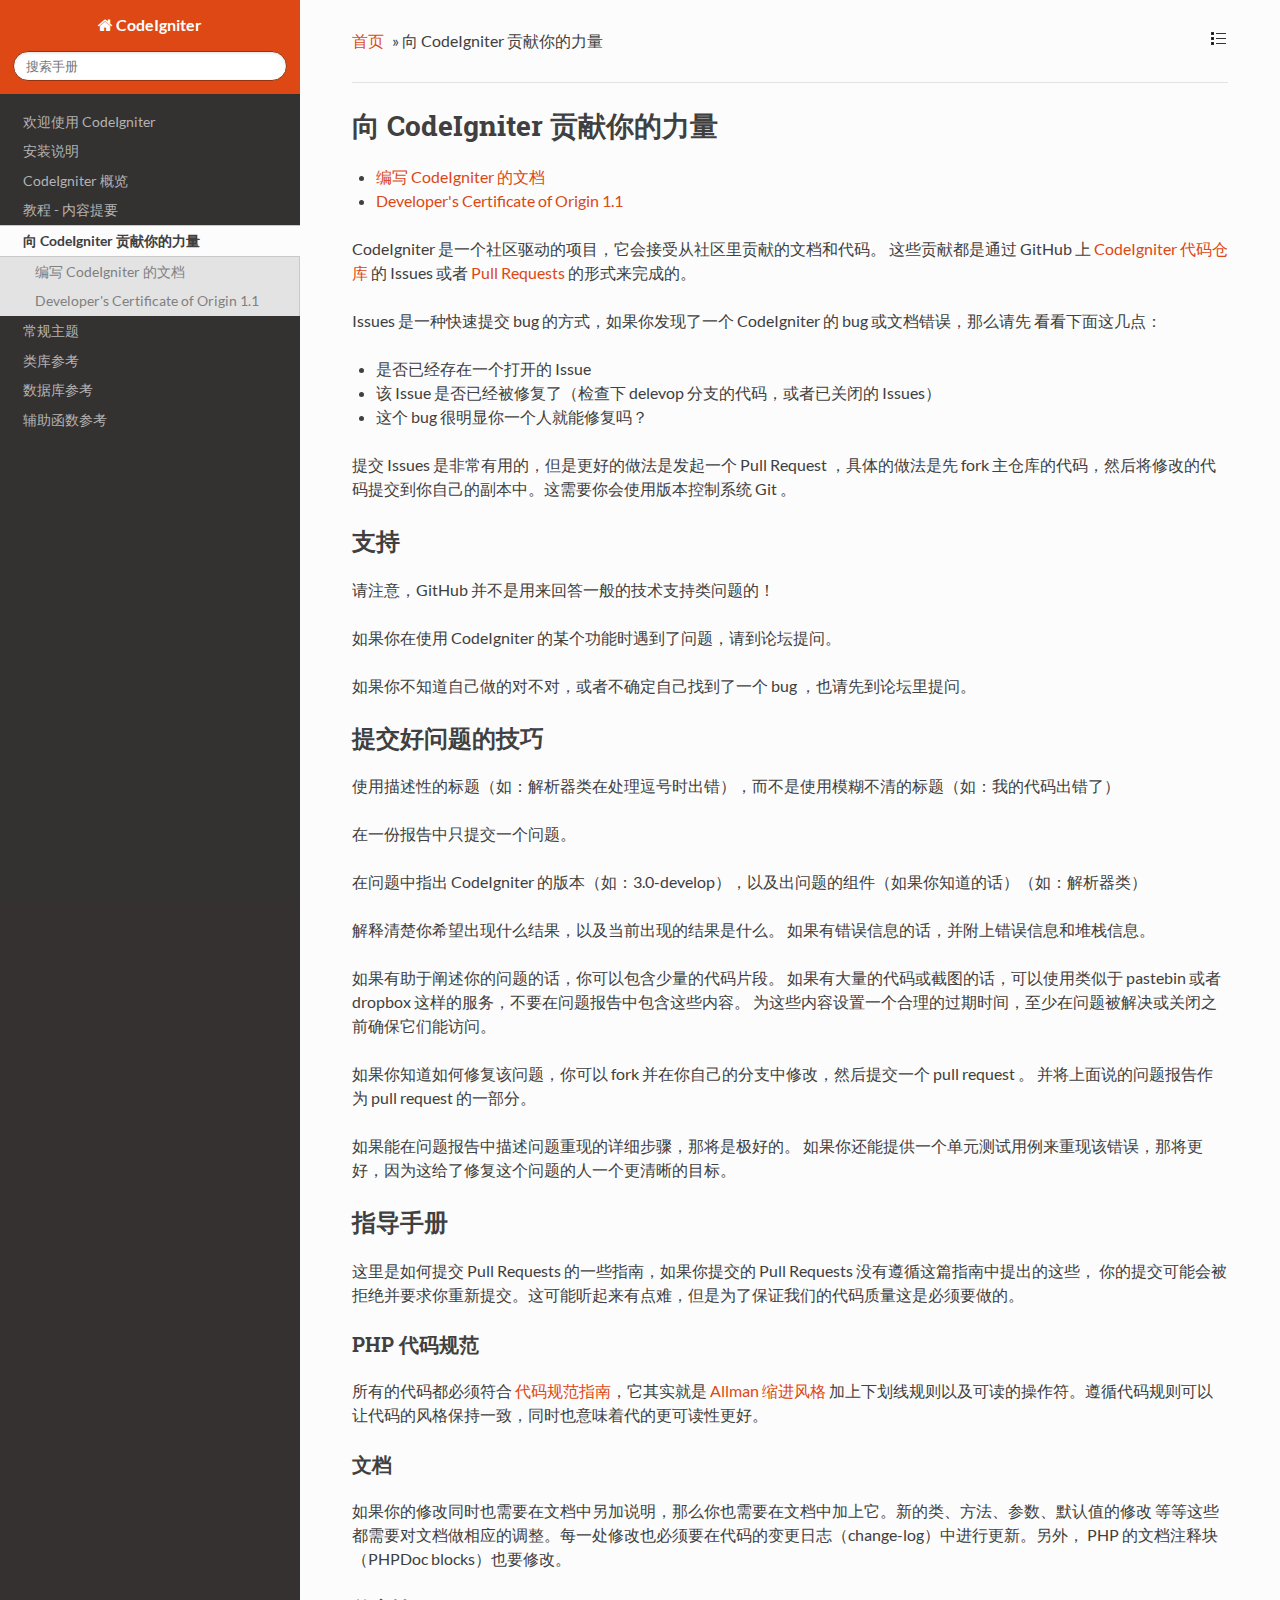
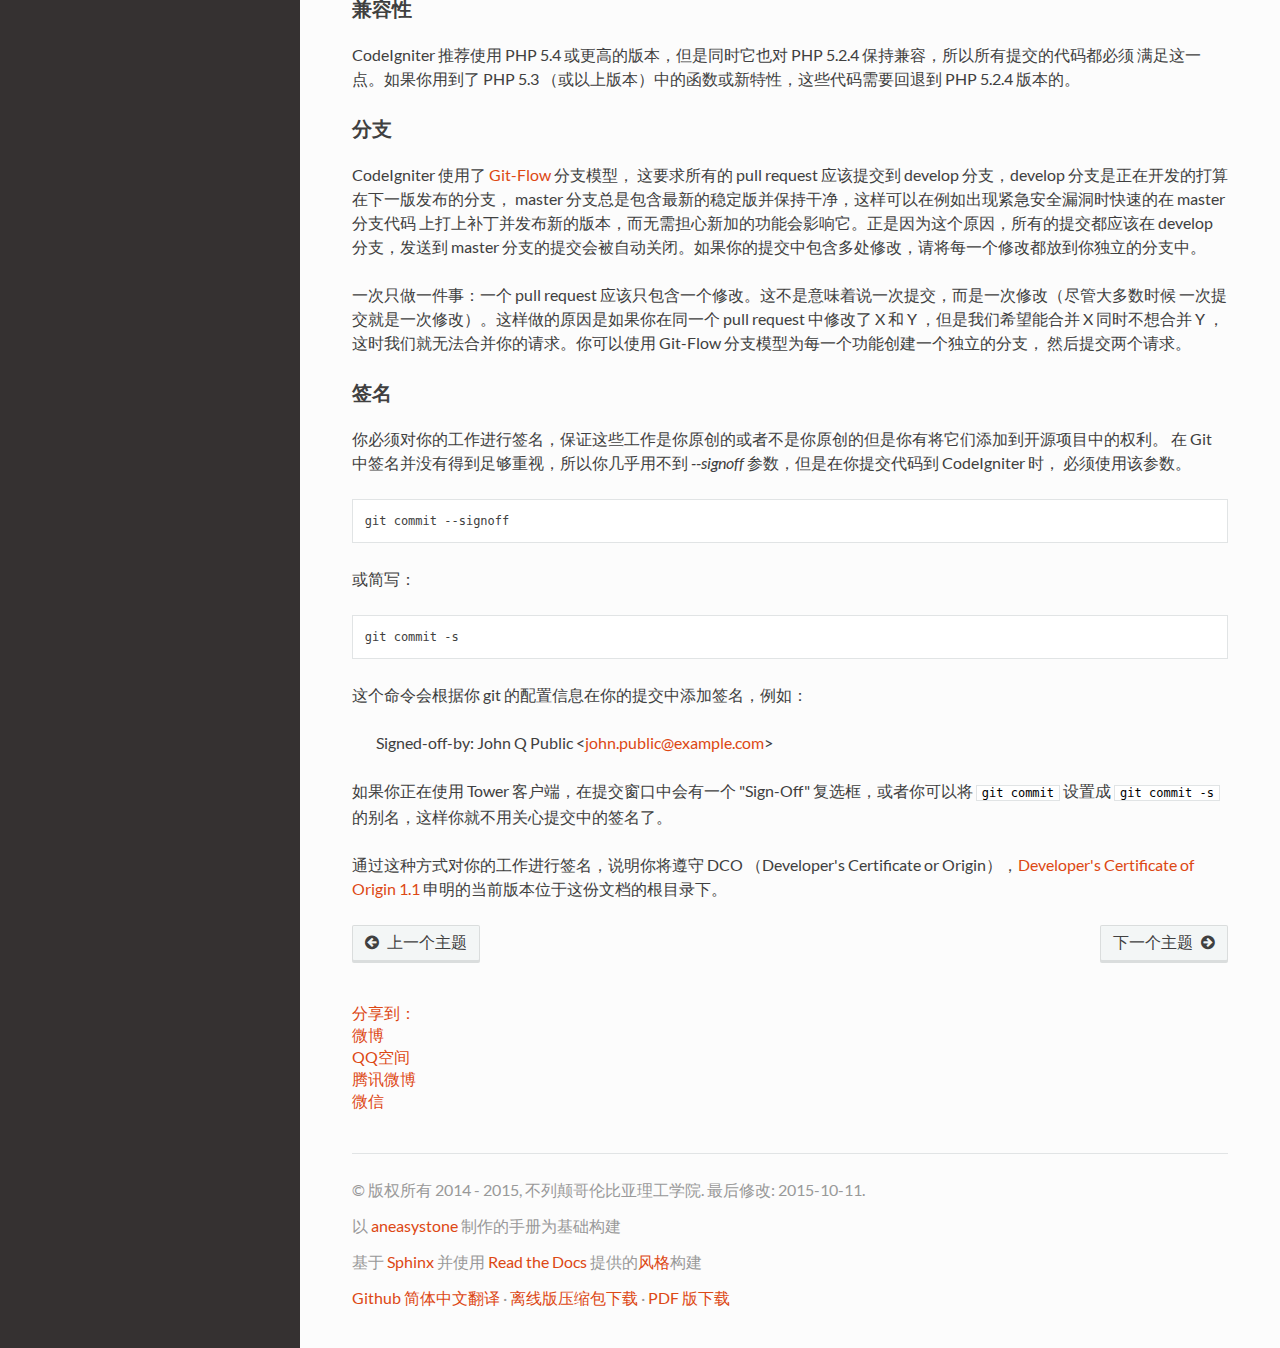
<file: code/contributing/index.html>
<!DOCTYPE html>
<!--[if IE 8]><html class="no-js lt-ie9" lang="en" > <![endif]-->
<!--[if gt IE 8]><!--> <html class="no-js" lang="en" > <!--<![endif]-->
<head>
  <meta charset="utf-8" />
  <meta name="viewport" content="width=device-width, initial-scale=1.0" />
  
  <title>向 CodeIgniter 贡献你的力量 &mdash; CodeIgniter 3.0.0 中文手册|用户手册|用户指南|中文文档</title>
  

  
  
  <link rel="shortcut icon" href="../_static/ci-icon.ico" />
  

  
  <link href="../_static/css/fonts.css" rel="stylesheet" type="text/css" />

  
  
    

  

  
  
  <link rel="stylesheet" href="../_static/css/theme.css" type="text/css" />
  

  
  <link rel="stylesheet" href="../_static/css/theme_cn.css" type="text/css" />
    <link rel="top" title="CodeIgniter 3.0.0 中文手册|用户手册|用户指南|中文文档" href="../index.html"/>
        <link rel="next" title="编写 CodeIgniter 的文档" href="../documentation/index.html"/>
        <link rel="prev" title="结束语" href="../tutorial/conclusion.html"/> 

  
  <script src="../_static/js/modernizr.2.6.2.min.js"></script>

</head>

<body class="wy-body-for-nav" role="document">

  <div id="nav">
  <div id="nav_inner">
    
    
    
      <div id="pulldown-menu" class="ciNav">
        <ul>
<li class="toctree-l1"><a class="reference internal" href="../general/welcome.html">欢迎使用 CodeIgniter</a><ul class="simple">
</ul>
</li>
</ul>
<ul>
<li class="toctree-l1"><a class="reference internal" href="../installation/index.html">安装说明</a><ul>
<li class="toctree-l2"><a class="reference internal" href="../installation/downloads.html">下载 CodeIgniter</a></li>
<li class="toctree-l2"><a class="reference internal" href="../installation/index.html">安装说明</a></li>
<li class="toctree-l2"><a class="reference internal" href="../installation/upgrading.html">从老版本升级</a></li>
<li class="toctree-l2"><a class="reference internal" href="../installation/troubleshooting.html">疑难解答</a></li>
</ul>
</li>
</ul>
<ul>
<li class="toctree-l1"><a class="reference internal" href="../overview/index.html">CodeIgniter 概览</a><ul>
<li class="toctree-l2"><a class="reference internal" href="../overview/getting_started.html">开始</a></li>
<li class="toctree-l2"><a class="reference internal" href="../overview/at_a_glance.html">CodeIgniter 是什么？</a></li>
<li class="toctree-l2"><a class="reference internal" href="../overview/features.html">支持特性</a></li>
<li class="toctree-l2"><a class="reference internal" href="../overview/appflow.html">应用程序流程图</a></li>
<li class="toctree-l2"><a class="reference internal" href="../overview/mvc.html">模型 - 视图 - 控制器</a></li>
<li class="toctree-l2"><a class="reference internal" href="../overview/goals.html">架构目标</a></li>
</ul>
</li>
</ul>
<ul>
<li class="toctree-l1"><a class="reference internal" href="../tutorial/index.html">教程 - 内容提要</a><ul>
<li class="toctree-l2"><a class="reference internal" href="../tutorial/static_pages.html">加载静态内容</a></li>
<li class="toctree-l2"><a class="reference internal" href="../tutorial/news_section.html">读取新闻条目</a></li>
<li class="toctree-l2"><a class="reference internal" href="../tutorial/create_news_items.html">创建新闻条目</a></li>
<li class="toctree-l2"><a class="reference internal" href="../tutorial/conclusion.html">结束语</a></li>
</ul>
</li>
</ul>
<ul class="current">
<li class="toctree-l1 current"><a class="current reference internal" href="">向 CodeIgniter 贡献你的力量</a><ul>
<li class="toctree-l2"><a class="reference internal" href="../documentation/index.html">编写 CodeIgniter 的文档</a></li>
<li class="toctree-l2"><a class="reference internal" href="../DCO.html">Developer's Certificate of Origin 1.1</a></li>
</ul>
</li>
</ul>
<ul>
<li class="toctree-l1"><a class="reference internal" href="../general/index.html">常规主题</a><ul>
<li class="toctree-l2"><a class="reference internal" href="../general/urls.html">CodeIgniter URL</a></li>
<li class="toctree-l2"><a class="reference internal" href="../general/controllers.html">控制器</a></li>
<li class="toctree-l2"><a class="reference internal" href="../general/reserved_names.html">保留名称</a></li>
<li class="toctree-l2"><a class="reference internal" href="../general/views.html">视图</a></li>
<li class="toctree-l2"><a class="reference internal" href="../general/models.html">模型</a></li>
<li class="toctree-l2"><a class="reference internal" href="../general/helpers.html">辅助函数</a></li>
<li class="toctree-l2"><a class="reference internal" href="../general/libraries.html">使用 CodeIgniter 类库</a></li>
<li class="toctree-l2"><a class="reference internal" href="../general/creating_libraries.html">创建类库</a></li>
<li class="toctree-l2"><a class="reference internal" href="../general/drivers.html">使用 CodeIgniter 驱动器</a></li>
<li class="toctree-l2"><a class="reference internal" href="../general/creating_drivers.html">创建驱动器</a></li>
<li class="toctree-l2"><a class="reference internal" href="../general/core_classes.html">创建核心系统类</a></li>
<li class="toctree-l2"><a class="reference internal" href="../general/ancillary_classes.html">创建附属类</a></li>
<li class="toctree-l2"><a class="reference internal" href="../general/hooks.html">钩子 - 扩展框架核心</a></li>
<li class="toctree-l2"><a class="reference internal" href="../general/autoloader.html">自动加载资源</a></li>
<li class="toctree-l2"><a class="reference internal" href="../general/common_functions.html">公共函数</a></li>
<li class="toctree-l2"><a class="reference internal" href="../general/compatibility_functions.html">兼容性函数</a></li>
<li class="toctree-l2"><a class="reference internal" href="../general/routing.html">URI 路由</a></li>
<li class="toctree-l2"><a class="reference internal" href="../general/errors.html">错误处理</a></li>
<li class="toctree-l2"><a class="reference internal" href="../general/caching.html">网页缓存</a></li>
<li class="toctree-l2"><a class="reference internal" href="../general/profiling.html">程序分析</a></li>
<li class="toctree-l2"><a class="reference internal" href="../general/cli.html">以 CLI 方式运行</a></li>
<li class="toctree-l2"><a class="reference internal" href="../general/managing_apps.html">管理你的应用程序</a></li>
<li class="toctree-l2"><a class="reference internal" href="../general/environments.html">处理多环境</a></li>
<li class="toctree-l2"><a class="reference internal" href="../general/alternative_php.html">在视图文件中使用 PHP 替代语法</a></li>
<li class="toctree-l2"><a class="reference internal" href="../general/security.html">安全</a></li>
<li class="toctree-l2"><a class="reference internal" href="../general/styleguide.html">PHP 开发规范</a></li>
</ul>
</li>
</ul>
<ul>
<li class="toctree-l1"><a class="reference internal" href="../libraries/index.html">类库参考</a><ul>
<li class="toctree-l2"><a class="reference internal" href="../libraries/benchmark.html">基准测试类</a></li>
<li class="toctree-l2"><a class="reference internal" href="../libraries/caching.html">缓存驱动器</a></li>
<li class="toctree-l2"><a class="reference internal" href="../libraries/calendar.html">日历类</a></li>
<li class="toctree-l2"><a class="reference internal" href="../libraries/cart.html">购物车类</a></li>
<li class="toctree-l2"><a class="reference internal" href="../libraries/config.html">配置类</a></li>
<li class="toctree-l2"><a class="reference internal" href="../libraries/email.html">Email 类</a></li>
<li class="toctree-l2"><a class="reference internal" href="../libraries/encrypt.html">加密类</a></li>
<li class="toctree-l2"><a class="reference internal" href="../libraries/encryption.html">加密类（新版）</a></li>
<li class="toctree-l2"><a class="reference internal" href="../libraries/file_uploading.html">文件上传类</a></li>
<li class="toctree-l2"><a class="reference internal" href="../libraries/form_validation.html">表单验证类</a></li>
<li class="toctree-l2"><a class="reference internal" href="../libraries/ftp.html">FTP 类</a></li>
<li class="toctree-l2"><a class="reference internal" href="../libraries/image_lib.html">图像处理类</a></li>
<li class="toctree-l2"><a class="reference internal" href="../libraries/input.html">输入类</a></li>
<li class="toctree-l2"><a class="reference internal" href="../libraries/javascript.html">Javascript 类</a></li>
<li class="toctree-l2"><a class="reference internal" href="../libraries/language.html">语言类</a></li>
<li class="toctree-l2"><a class="reference internal" href="../libraries/loader.html">加载器类</a></li>
<li class="toctree-l2"><a class="reference internal" href="../libraries/migration.html">迁移类</a></li>
<li class="toctree-l2"><a class="reference internal" href="../libraries/output.html">输出类</a></li>
<li class="toctree-l2"><a class="reference internal" href="../libraries/pagination.html">分页类</a></li>
<li class="toctree-l2"><a class="reference internal" href="../libraries/parser.html">模板解析类</a></li>
<li class="toctree-l2"><a class="reference internal" href="../libraries/security.html">安全类</a></li>
<li class="toctree-l2"><a class="reference internal" href="../libraries/sessions.html">Session 类</a></li>
<li class="toctree-l2"><a class="reference internal" href="../libraries/table.html">HTML 表格类</a></li>
<li class="toctree-l2"><a class="reference internal" href="../libraries/trackback.html">引用通告类</a></li>
<li class="toctree-l2"><a class="reference internal" href="../libraries/typography.html">排版类</a></li>
<li class="toctree-l2"><a class="reference internal" href="../libraries/unit_testing.html">单元测试类</a></li>
<li class="toctree-l2"><a class="reference internal" href="../libraries/uri.html">URI 类</a></li>
<li class="toctree-l2"><a class="reference internal" href="../libraries/user_agent.html">用户代理类</a></li>
<li class="toctree-l2"><a class="reference internal" href="../libraries/xmlrpc.html">XML-RPC 与 XML-RPC 服务器类</a></li>
<li class="toctree-l2"><a class="reference internal" href="../libraries/zip.html">Zip 编码类</a></li>
</ul>
</li>
</ul>
<ul>
<li class="toctree-l1"><a class="reference internal" href="../database/index.html">数据库参考</a><ul>
<li class="toctree-l2"><a class="reference internal" href="../database/examples.html">数据库快速入门: 示例代码</a></li>
<li class="toctree-l2"><a class="reference internal" href="../database/configuration.html">数据库配置</a></li>
<li class="toctree-l2"><a class="reference internal" href="../database/connecting.html">连接数据库</a></li>
<li class="toctree-l2"><a class="reference internal" href="../database/queries.html">查询</a></li>
<li class="toctree-l2"><a class="reference internal" href="../database/results.html">生成查询结果</a></li>
<li class="toctree-l2"><a class="reference internal" href="../database/helpers.html">查询辅助函数</a></li>
<li class="toctree-l2"><a class="reference internal" href="../database/query_builder.html">查询构造器类</a></li>
<li class="toctree-l2"><a class="reference internal" href="../database/transactions.html">事务</a></li>
<li class="toctree-l2"><a class="reference internal" href="../database/metadata.html">获取元数据</a></li>
<li class="toctree-l2"><a class="reference internal" href="../database/call_function.html">自定义函数调用</a></li>
<li class="toctree-l2"><a class="reference internal" href="../database/caching.html">查询缓存</a></li>
<li class="toctree-l2"><a class="reference internal" href="../database/forge.html">使用 Database Forge 维护数据库</a></li>
<li class="toctree-l2"><a class="reference internal" href="../database/utilities.html">数据库工具类</a></li>
<li class="toctree-l2"><a class="reference internal" href="../database/db_driver_reference.html">数据库驱动器参考</a></li>
</ul>
</li>
</ul>
<ul>
<li class="toctree-l1"><a class="reference internal" href="../helpers/index.html">辅助函数参考</a><ul>
<li class="toctree-l2"><a class="reference internal" href="../helpers/array_helper.html">数组辅助函数</a></li>
<li class="toctree-l2"><a class="reference internal" href="../helpers/captcha_helper.html">验证码辅助函数</a></li>
<li class="toctree-l2"><a class="reference internal" href="../helpers/cookie_helper.html">Cookie 辅助函数</a></li>
<li class="toctree-l2"><a class="reference internal" href="../helpers/date_helper.html">日期辅助函数</a></li>
<li class="toctree-l2"><a class="reference internal" href="../helpers/directory_helper.html">目录辅助函数</a></li>
<li class="toctree-l2"><a class="reference internal" href="../helpers/download_helper.html">下载辅助函数</a></li>
<li class="toctree-l2"><a class="reference internal" href="../helpers/email_helper.html">邮件辅助函数</a></li>
<li class="toctree-l2"><a class="reference internal" href="../helpers/file_helper.html">文件辅助函数</a></li>
<li class="toctree-l2"><a class="reference internal" href="../helpers/form_helper.html">表单辅助函数</a></li>
<li class="toctree-l2"><a class="reference internal" href="../helpers/html_helper.html">HTML 辅助函数</a></li>
<li class="toctree-l2"><a class="reference internal" href="../helpers/inflector_helper.html">Inflector 辅助函数</a></li>
<li class="toctree-l2"><a class="reference internal" href="../helpers/language_helper.html">语言辅助函数</a></li>
<li class="toctree-l2"><a class="reference internal" href="../helpers/number_helper.html">数字辅助函数</a></li>
<li class="toctree-l2"><a class="reference internal" href="../helpers/path_helper.html">路径辅助函数</a></li>
<li class="toctree-l2"><a class="reference internal" href="../helpers/security_helper.html">安全辅助函数</a></li>
<li class="toctree-l2"><a class="reference internal" href="../helpers/smiley_helper.html">表情辅助函数</a></li>
<li class="toctree-l2"><a class="reference internal" href="../helpers/string_helper.html">字符串辅助函数</a></li>
<li class="toctree-l2"><a class="reference internal" href="../helpers/text_helper.html">文本辅助函数</a></li>
<li class="toctree-l2"><a class="reference internal" href="../helpers/typography_helper.html">排版辅助函数</a></li>
<li class="toctree-l2"><a class="reference internal" href="../helpers/url_helper.html">URL 辅助函数</a></li>
<li class="toctree-l2"><a class="reference internal" href="../helpers/xml_helper.html">XML 辅助函数</a></li>
</ul>
</li>
</ul>

      </div>
    
      
  </div>
</div>
<div id="nav2">
  <a href="#" id="openToc">
    <img src="[data-uri]" title="切换目录" alt="切换目录" />
  </a>
</div>

  <div class="wy-grid-for-nav">

    
    <nav data-toggle="wy-nav-shift" class="wy-nav-side">
      <div class="wy-side-nav-search">
        
          <a href="../index.html" class="fa fa-home"> CodeIgniter</a>
        
        
<div role="search">
  <form id="rtd-search-form" class="wy-form" action="../search.html" method="get">
    <input type="text" name="q" placeholder="搜索手册" />
    <input type="hidden" name="check_keywords" value="yes" />
    <input type="hidden" name="area" value="default" />
  </form>
</div>
      </div>

      <div class="wy-menu wy-menu-vertical" data-spy="affix" role="navigation" aria-label="main navigation">
        
          
          
              <ul>
<li class="toctree-l1"><a class="reference internal" href="../general/welcome.html">欢迎使用 CodeIgniter</a><ul class="simple">
</ul>
</li>
</ul>
<ul>
<li class="toctree-l1"><a class="reference internal" href="../installation/index.html">安装说明</a><ul>
<li class="toctree-l2"><a class="reference internal" href="../installation/downloads.html">下载 CodeIgniter</a></li>
<li class="toctree-l2"><a class="reference internal" href="../installation/index.html">安装说明</a></li>
<li class="toctree-l2"><a class="reference internal" href="../installation/upgrading.html">从老版本升级</a></li>
<li class="toctree-l2"><a class="reference internal" href="../installation/troubleshooting.html">疑难解答</a></li>
</ul>
</li>
</ul>
<ul>
<li class="toctree-l1"><a class="reference internal" href="../overview/index.html">CodeIgniter 概览</a><ul>
<li class="toctree-l2"><a class="reference internal" href="../overview/getting_started.html">开始</a></li>
<li class="toctree-l2"><a class="reference internal" href="../overview/at_a_glance.html">CodeIgniter 是什么？</a></li>
<li class="toctree-l2"><a class="reference internal" href="../overview/features.html">支持特性</a></li>
<li class="toctree-l2"><a class="reference internal" href="../overview/appflow.html">应用程序流程图</a></li>
<li class="toctree-l2"><a class="reference internal" href="../overview/mvc.html">模型 - 视图 - 控制器</a></li>
<li class="toctree-l2"><a class="reference internal" href="../overview/goals.html">架构目标</a></li>
</ul>
</li>
</ul>
<ul>
<li class="toctree-l1"><a class="reference internal" href="../tutorial/index.html">教程 - 内容提要</a><ul>
<li class="toctree-l2"><a class="reference internal" href="../tutorial/static_pages.html">加载静态内容</a></li>
<li class="toctree-l2"><a class="reference internal" href="../tutorial/news_section.html">读取新闻条目</a></li>
<li class="toctree-l2"><a class="reference internal" href="../tutorial/create_news_items.html">创建新闻条目</a></li>
<li class="toctree-l2"><a class="reference internal" href="../tutorial/conclusion.html">结束语</a></li>
</ul>
</li>
</ul>
<ul class="current">
<li class="toctree-l1 current"><a class="current reference internal" href="">向 CodeIgniter 贡献你的力量</a><ul>
<li class="toctree-l2"><a class="reference internal" href="../documentation/index.html">编写 CodeIgniter 的文档</a></li>
<li class="toctree-l2"><a class="reference internal" href="../DCO.html">Developer's Certificate of Origin 1.1</a></li>
</ul>
</li>
</ul>
<ul>
<li class="toctree-l1"><a class="reference internal" href="../general/index.html">常规主题</a><ul>
<li class="toctree-l2"><a class="reference internal" href="../general/urls.html">CodeIgniter URL</a></li>
<li class="toctree-l2"><a class="reference internal" href="../general/controllers.html">控制器</a></li>
<li class="toctree-l2"><a class="reference internal" href="../general/reserved_names.html">保留名称</a></li>
<li class="toctree-l2"><a class="reference internal" href="../general/views.html">视图</a></li>
<li class="toctree-l2"><a class="reference internal" href="../general/models.html">模型</a></li>
<li class="toctree-l2"><a class="reference internal" href="../general/helpers.html">辅助函数</a></li>
<li class="toctree-l2"><a class="reference internal" href="../general/libraries.html">使用 CodeIgniter 类库</a></li>
<li class="toctree-l2"><a class="reference internal" href="../general/creating_libraries.html">创建类库</a></li>
<li class="toctree-l2"><a class="reference internal" href="../general/drivers.html">使用 CodeIgniter 驱动器</a></li>
<li class="toctree-l2"><a class="reference internal" href="../general/creating_drivers.html">创建驱动器</a></li>
<li class="toctree-l2"><a class="reference internal" href="../general/core_classes.html">创建核心系统类</a></li>
<li class="toctree-l2"><a class="reference internal" href="../general/ancillary_classes.html">创建附属类</a></li>
<li class="toctree-l2"><a class="reference internal" href="../general/hooks.html">钩子 - 扩展框架核心</a></li>
<li class="toctree-l2"><a class="reference internal" href="../general/autoloader.html">自动加载资源</a></li>
<li class="toctree-l2"><a class="reference internal" href="../general/common_functions.html">公共函数</a></li>
<li class="toctree-l2"><a class="reference internal" href="../general/compatibility_functions.html">兼容性函数</a></li>
<li class="toctree-l2"><a class="reference internal" href="../general/routing.html">URI 路由</a></li>
<li class="toctree-l2"><a class="reference internal" href="../general/errors.html">错误处理</a></li>
<li class="toctree-l2"><a class="reference internal" href="../general/caching.html">网页缓存</a></li>
<li class="toctree-l2"><a class="reference internal" href="../general/profiling.html">程序分析</a></li>
<li class="toctree-l2"><a class="reference internal" href="../general/cli.html">以 CLI 方式运行</a></li>
<li class="toctree-l2"><a class="reference internal" href="../general/managing_apps.html">管理你的应用程序</a></li>
<li class="toctree-l2"><a class="reference internal" href="../general/environments.html">处理多环境</a></li>
<li class="toctree-l2"><a class="reference internal" href="../general/alternative_php.html">在视图文件中使用 PHP 替代语法</a></li>
<li class="toctree-l2"><a class="reference internal" href="../general/security.html">安全</a></li>
<li class="toctree-l2"><a class="reference internal" href="../general/styleguide.html">PHP 开发规范</a></li>
</ul>
</li>
</ul>
<ul>
<li class="toctree-l1"><a class="reference internal" href="../libraries/index.html">类库参考</a><ul>
<li class="toctree-l2"><a class="reference internal" href="../libraries/benchmark.html">基准测试类</a></li>
<li class="toctree-l2"><a class="reference internal" href="../libraries/caching.html">缓存驱动器</a></li>
<li class="toctree-l2"><a class="reference internal" href="../libraries/calendar.html">日历类</a></li>
<li class="toctree-l2"><a class="reference internal" href="../libraries/cart.html">购物车类</a></li>
<li class="toctree-l2"><a class="reference internal" href="../libraries/config.html">配置类</a></li>
<li class="toctree-l2"><a class="reference internal" href="../libraries/email.html">Email 类</a></li>
<li class="toctree-l2"><a class="reference internal" href="../libraries/encrypt.html">加密类</a></li>
<li class="toctree-l2"><a class="reference internal" href="../libraries/encryption.html">加密类（新版）</a></li>
<li class="toctree-l2"><a class="reference internal" href="../libraries/file_uploading.html">文件上传类</a></li>
<li class="toctree-l2"><a class="reference internal" href="../libraries/form_validation.html">表单验证类</a></li>
<li class="toctree-l2"><a class="reference internal" href="../libraries/ftp.html">FTP 类</a></li>
<li class="toctree-l2"><a class="reference internal" href="../libraries/image_lib.html">图像处理类</a></li>
<li class="toctree-l2"><a class="reference internal" href="../libraries/input.html">输入类</a></li>
<li class="toctree-l2"><a class="reference internal" href="../libraries/javascript.html">Javascript 类</a></li>
<li class="toctree-l2"><a class="reference internal" href="../libraries/language.html">语言类</a></li>
<li class="toctree-l2"><a class="reference internal" href="../libraries/loader.html">加载器类</a></li>
<li class="toctree-l2"><a class="reference internal" href="../libraries/migration.html">迁移类</a></li>
<li class="toctree-l2"><a class="reference internal" href="../libraries/output.html">输出类</a></li>
<li class="toctree-l2"><a class="reference internal" href="../libraries/pagination.html">分页类</a></li>
<li class="toctree-l2"><a class="reference internal" href="../libraries/parser.html">模板解析类</a></li>
<li class="toctree-l2"><a class="reference internal" href="../libraries/security.html">安全类</a></li>
<li class="toctree-l2"><a class="reference internal" href="../libraries/sessions.html">Session 类</a></li>
<li class="toctree-l2"><a class="reference internal" href="../libraries/table.html">HTML 表格类</a></li>
<li class="toctree-l2"><a class="reference internal" href="../libraries/trackback.html">引用通告类</a></li>
<li class="toctree-l2"><a class="reference internal" href="../libraries/typography.html">排版类</a></li>
<li class="toctree-l2"><a class="reference internal" href="../libraries/unit_testing.html">单元测试类</a></li>
<li class="toctree-l2"><a class="reference internal" href="../libraries/uri.html">URI 类</a></li>
<li class="toctree-l2"><a class="reference internal" href="../libraries/user_agent.html">用户代理类</a></li>
<li class="toctree-l2"><a class="reference internal" href="../libraries/xmlrpc.html">XML-RPC 与 XML-RPC 服务器类</a></li>
<li class="toctree-l2"><a class="reference internal" href="../libraries/zip.html">Zip 编码类</a></li>
</ul>
</li>
</ul>
<ul>
<li class="toctree-l1"><a class="reference internal" href="../database/index.html">数据库参考</a><ul>
<li class="toctree-l2"><a class="reference internal" href="../database/examples.html">数据库快速入门: 示例代码</a></li>
<li class="toctree-l2"><a class="reference internal" href="../database/configuration.html">数据库配置</a></li>
<li class="toctree-l2"><a class="reference internal" href="../database/connecting.html">连接数据库</a></li>
<li class="toctree-l2"><a class="reference internal" href="../database/queries.html">查询</a></li>
<li class="toctree-l2"><a class="reference internal" href="../database/results.html">生成查询结果</a></li>
<li class="toctree-l2"><a class="reference internal" href="../database/helpers.html">查询辅助函数</a></li>
<li class="toctree-l2"><a class="reference internal" href="../database/query_builder.html">查询构造器类</a></li>
<li class="toctree-l2"><a class="reference internal" href="../database/transactions.html">事务</a></li>
<li class="toctree-l2"><a class="reference internal" href="../database/metadata.html">获取元数据</a></li>
<li class="toctree-l2"><a class="reference internal" href="../database/call_function.html">自定义函数调用</a></li>
<li class="toctree-l2"><a class="reference internal" href="../database/caching.html">查询缓存</a></li>
<li class="toctree-l2"><a class="reference internal" href="../database/forge.html">使用 Database Forge 维护数据库</a></li>
<li class="toctree-l2"><a class="reference internal" href="../database/utilities.html">数据库工具类</a></li>
<li class="toctree-l2"><a class="reference internal" href="../database/db_driver_reference.html">数据库驱动器参考</a></li>
</ul>
</li>
</ul>
<ul>
<li class="toctree-l1"><a class="reference internal" href="../helpers/index.html">辅助函数参考</a><ul>
<li class="toctree-l2"><a class="reference internal" href="../helpers/array_helper.html">数组辅助函数</a></li>
<li class="toctree-l2"><a class="reference internal" href="../helpers/captcha_helper.html">验证码辅助函数</a></li>
<li class="toctree-l2"><a class="reference internal" href="../helpers/cookie_helper.html">Cookie 辅助函数</a></li>
<li class="toctree-l2"><a class="reference internal" href="../helpers/date_helper.html">日期辅助函数</a></li>
<li class="toctree-l2"><a class="reference internal" href="../helpers/directory_helper.html">目录辅助函数</a></li>
<li class="toctree-l2"><a class="reference internal" href="../helpers/download_helper.html">下载辅助函数</a></li>
<li class="toctree-l2"><a class="reference internal" href="../helpers/email_helper.html">邮件辅助函数</a></li>
<li class="toctree-l2"><a class="reference internal" href="../helpers/file_helper.html">文件辅助函数</a></li>
<li class="toctree-l2"><a class="reference internal" href="../helpers/form_helper.html">表单辅助函数</a></li>
<li class="toctree-l2"><a class="reference internal" href="../helpers/html_helper.html">HTML 辅助函数</a></li>
<li class="toctree-l2"><a class="reference internal" href="../helpers/inflector_helper.html">Inflector 辅助函数</a></li>
<li class="toctree-l2"><a class="reference internal" href="../helpers/language_helper.html">语言辅助函数</a></li>
<li class="toctree-l2"><a class="reference internal" href="../helpers/number_helper.html">数字辅助函数</a></li>
<li class="toctree-l2"><a class="reference internal" href="../helpers/path_helper.html">路径辅助函数</a></li>
<li class="toctree-l2"><a class="reference internal" href="../helpers/security_helper.html">安全辅助函数</a></li>
<li class="toctree-l2"><a class="reference internal" href="../helpers/smiley_helper.html">表情辅助函数</a></li>
<li class="toctree-l2"><a class="reference internal" href="../helpers/string_helper.html">字符串辅助函数</a></li>
<li class="toctree-l2"><a class="reference internal" href="../helpers/text_helper.html">文本辅助函数</a></li>
<li class="toctree-l2"><a class="reference internal" href="../helpers/typography_helper.html">排版辅助函数</a></li>
<li class="toctree-l2"><a class="reference internal" href="../helpers/url_helper.html">URL 辅助函数</a></li>
<li class="toctree-l2"><a class="reference internal" href="../helpers/xml_helper.html">XML 辅助函数</a></li>
</ul>
</li>
</ul>

          
        
      </div>
      &nbsp;
    </nav>

    <section data-toggle="wy-nav-shift" class="wy-nav-content-wrap">

      
      <nav class="wy-nav-top" role="navigation" aria-label="top navigation">
        <i data-toggle="wy-nav-top" class="fa fa-bars"></i>
        <a href="../index.html">CodeIgniter</a>
      </nav>


      
      <div class="wy-nav-content">
        <div class="rst-content">
          <div role="navigation" aria-label="breadcrumbs navigation">
  <ul class="wy-breadcrumbs">
    <li><a href="../index.html">首页</a> &raquo; </li>
    
    <li>向 CodeIgniter 贡献你的力量</li>
    <li class="wy-breadcrumbs-aside">
      
    </li>
    <div style="float:right;">
      <div style="text-decoration:underline;color:blue;margin-left:5px;cursor:pointer;" id="closeMe">
        <img title="目录" alt="toc" src="[data-uri]" />
      </div>
    </div>
  </ul>
  <hr/>
</div>
          <div role="main" class="document">
            
  <div class="section" id="codeigniter">
<h1>向 CodeIgniter 贡献你的力量<a class="headerlink" href="#codeigniter" title="永久链接至标题">¶</a></h1>
<div class="toctree-wrapper compound">
<ul>
<li class="toctree-l1"><a class="reference internal" href="../documentation/index.html">编写 CodeIgniter 的文档</a><ul class="simple">
</ul>
</li>
<li class="toctree-l1"><a class="reference internal" href="../DCO.html">Developer's Certificate of Origin 1.1</a></li>
</ul>
</div>
<p>CodeIgniter 是一个社区驱动的项目，它会接受从社区里贡献的文档和代码。
这些贡献都是通过 GitHub 上 <a class="reference external" href="https://github.com/bcit-ci/CodeIgniter">CodeIgniter 代码仓库</a>
的 Issues 或者 <a class="reference external" href="https://help.github.com/articles/using-pull-requests/">Pull Requests</a>
的形式来完成的。</p>
<p>Issues 是一种快速提交 bug 的方式，如果你发现了一个 CodeIgniter 的 bug 或文档错误，那么请先
看看下面这几点：</p>
<ul class="simple">
<li>是否已经存在一个打开的 Issue</li>
<li>该 Issue 是否已经被修复了（检查下 delevop 分支的代码，或者已关闭的 Issues）</li>
<li>这个 bug 很明显你一个人就能修复吗？</li>
</ul>
<p>提交 Issues 是非常有用的，但是更好的做法是发起一个 Pull Request ，具体的做法是先 fork
主仓库的代码，然后将修改的代码提交到你自己的副本中。这需要你会使用版本控制系统 Git 。</p>
<div class="section" id="id2">
<h2>支持<a class="headerlink" href="#id2" title="永久链接至标题">¶</a></h2>
<p>请注意，GitHub 并不是用来回答一般的技术支持类问题的！</p>
<p>如果你在使用 CodeIgniter 的某个功能时遇到了问题，请到论坛提问。</p>
<p>如果你不知道自己做的对不对，或者不确定自己找到了一个 bug ，也请先到论坛里提问。</p>
</div>
<div class="section" id="id3">
<h2>提交好问题的技巧<a class="headerlink" href="#id3" title="永久链接至标题">¶</a></h2>
<p>使用描述性的标题（如：解析器类在处理逗号时出错），而不是使用模糊不清的标题（如：我的代码出错了）</p>
<p>在一份报告中只提交一个问题。</p>
<p>在问题中指出 CodeIgniter 的版本（如：3.0-develop），以及出问题的组件（如果你知道的话）（如：解析器类）</p>
<p>解释清楚你希望出现什么结果，以及当前出现的结果是什么。
如果有错误信息的话，并附上错误信息和堆栈信息。</p>
<p>如果有助于阐述你的问题的话，你可以包含少量的代码片段。
如果有大量的代码或截图的话，可以使用类似于 pastebin 或者 dropbox 这样的服务，不要在问题报告中包含这些内容。
为这些内容设置一个合理的过期时间，至少在问题被解决或关闭之前确保它们能访问。</p>
<p>如果你知道如何修复该问题，你可以 fork 并在你自己的分支中修改，然后提交一个 pull request 。
并将上面说的问题报告作为 pull request 的一部分。</p>
<p>如果能在问题报告中描述问题重现的详细步骤，那将是极好的。
如果你还能提供一个单元测试用例来重现该错误，那将更好，因为这给了修复这个问题的人一个更清晰的目标。</p>
</div>
<div class="section" id="id4">
<h2>指导手册<a class="headerlink" href="#id4" title="永久链接至标题">¶</a></h2>
<p>这里是如何提交 Pull Requests 的一些指南，如果你提交的 Pull Requests 没有遵循这篇指南中提出的这些，
你的提交可能会被拒绝并要求你重新提交。这可能听起来有点难，但是为了保证我们的代码质量这是必须要做的。</p>
<div class="section" id="php">
<h3>PHP 代码规范<a class="headerlink" href="#php" title="永久链接至标题">¶</a></h3>
<p>所有的代码都必须符合 <a class="reference internal" href="../general/styleguide.html"><em>代码规范指南</em></a>，它其实就是
<a class="reference external" href="http://en.wikipedia.org/wiki/Indent_style#Allman_style">Allman 缩进风格</a>
加上下划线规则以及可读的操作符。遵循代码规则可以让代码的风格保持一致，同时也意味着代的更可读性更好。</p>
</div>
<div class="section" id="id5">
<h3>文档<a class="headerlink" href="#id5" title="永久链接至标题">¶</a></h3>
<p>如果你的修改同时也需要在文档中另加说明，那么你也需要在文档中加上它。新的类、方法、参数、默认值的修改
等等这些都需要对文档做相应的调整。每一处修改也必须要在代码的变更日志（change-log）中进行更新。另外，
PHP 的文档注释块（PHPDoc blocks）也要修改。</p>
</div>
<div class="section" id="id6">
<h3>兼容性<a class="headerlink" href="#id6" title="永久链接至标题">¶</a></h3>
<p>CodeIgniter 推荐使用 PHP 5.4 或更高的版本，但是同时它也对 PHP 5.2.4 保持兼容，所以所有提交的代码都必须
满足这一点。如果你用到了 PHP 5.3 （或以上版本）中的函数或新特性，这些代码需要回退到 PHP 5.2.4 版本的。</p>
</div>
<div class="section" id="id7">
<h3>分支<a class="headerlink" href="#id7" title="永久链接至标题">¶</a></h3>
<p>CodeIgniter 使用了 <a class="reference external" href="http://nvie.com/posts/a-successful-git-branching-model/">Git-Flow</a> 分支模型，
这要求所有的 pull request 应该提交到 develop 分支，develop 分支是正在开发的打算在下一版发布的分支，
master 分支总是包含最新的稳定版并保持干净，这样可以在例如出现紧急安全漏洞时快速的在 master 分支代码
上打上补丁并发布新的版本，而无需担心新加的功能会影响它。正是因为这个原因，所有的提交都应该在 develop
分支，发送到 master 分支的提交会被自动关闭。如果你的提交中包含多处修改，请将每一个修改都放到你独立的分支中。</p>
<p>一次只做一件事：一个 pull request 应该只包含一个修改。这不是意味着说一次提交，而是一次修改（尽管大多数时候
一次提交就是一次修改）。这样做的原因是如果你在同一个 pull request 中修改了 X 和 Y ，但是我们希望能合并 X
同时不想合并 Y ，这时我们就无法合并你的请求。你可以使用 Git-Flow 分支模型为每一个功能创建一个独立的分支，
然后提交两个请求。</p>
</div>
<div class="section" id="id8">
<h3>签名<a class="headerlink" href="#id8" title="永久链接至标题">¶</a></h3>
<p>你必须对你的工作进行签名，保证这些工作是你原创的或者不是你原创的但是你有将它们添加到开源项目中的权利。
在 Git 中签名并没有得到足够重视，所以你几乎用不到 <cite>--signoff</cite> 参数，但是在你提交代码到 CodeIgniter 时，
必须使用该参数。</p>
<div class="highlight-bash"><div class="highlight"><pre>git commit --signoff
</pre></div>
</div>
<p>或简写：</p>
<div class="highlight-bash"><div class="highlight"><pre>git commit -s
</pre></div>
</div>
<p>这个命令会根据你 git 的配置信息在你的提交中添加签名，例如：</p>
<blockquote>
<div>Signed-off-by: John Q Public &lt;<a class="reference external" href="mailto:john&#46;public&#37;&#52;&#48;example&#46;com">john<span>&#46;</span>public<span>&#64;</span>example<span>&#46;</span>com</a>&gt;</div></blockquote>
<p>如果你正在使用 Tower 客户端，在提交窗口中会有一个 &quot;Sign-Off&quot; 复选框，或者你可以将 <tt class="docutils literal"><span class="pre">git</span> <span class="pre">commit</span></tt> 设置成
<tt class="docutils literal"><span class="pre">git</span> <span class="pre">commit</span> <span class="pre">-s</span></tt> 的别名，这样你就不用关心提交中的签名了。</p>
<p>通过这种方式对你的工作进行签名，说明你将遵守 DCO （Developer's Certificate or Origin），<a class="reference internal" href="../DCO.html"><em>Developer's Certificate of Origin 1.1</em></a>
申明的当前版本位于这份文档的根目录下。</p>
</div>
</div>
</div>


          </div>
          <footer>
  
    <div class="rst-footer-buttons" role="navigation" aria-label="footer navigation">
      
        <a href="../documentation/index.html" class="btn btn-neutral float-right" title="编写 CodeIgniter 的文档">下一个主题 <span class="fa fa-arrow-circle-right"></span></a>
      
      
        <a href="../tutorial/conclusion.html" class="btn btn-neutral" title="结束语"><span class="fa fa-arrow-circle-left"></span> 上一个主题</a>
      
    </div>
  

  
  <div id="notes">
  
  <!-- 多说评论框 start -->
    <div class="ds-thread" data-thread-key="userguide3/contributing/index" data-title="向 CodeIgniter 贡献你的力量" data-url="http://codeigniter.org.cn/user_guide/contributing/index.html"></div>
  <!-- 多说评论框 end -->
  

  <div class="ds-share flat" data-thread-key="userguide3/contributing/index" data-title="向 CodeIgniter 贡献你的力量 &mdash; CodeIgniter 3.0.0 中文手册|用户手册|用户指南|中文文档" data-url="http://codeigniter.org.cn/user_guide/contributing/index.html" data-images="" data-content="">
    <div class="ds-share-inline">
      <ul  class="ds-share-icons-16">

        <li data-toggle="ds-share-icons-more"><a class="ds-more" href="javascript:void(0);">分享到：</a></li>
        <li><a class="ds-weibo" href="javascript:void(0);" data-service="weibo">微博</a></li>
        <li><a class="ds-qzone" href="javascript:void(0);" data-service="qzone">QQ空间</a></li>
        <li><a class="ds-qqt" href="javascript:void(0);" data-service="qqt">腾讯微博</a></li>
        <li><a class="ds-wechat" href="javascript:void(0);" data-service="wechat">微信</a></li>

      </ul>
      <div class="ds-share-icons-more">
      </div>
    </div>
  </div>

  <!-- 多说公共JS代码 start (一个网页只需插入一次) -->
  <script type="text/javascript">
    var duoshuoQuery = {short_name:"codeigniter"};
    (function() {
        var ds = document.createElement('script');
        ds.type = 'text/javascript';ds.async = true;
        ds.src = (document.location.protocol == 'https:' ? 'https:' : 'http:') + '//static.duoshuo.com/embed.js';
        ds.charset = 'UTF-8';
        (document.getElementsByTagName('head')[0]
         || document.getElementsByTagName('body')[0]).appendChild(ds);
    })();
    </script>
  <!-- 多说公共JS代码 end -->
  </div>
  

  <hr/>

  <div role="contentinfo">
    <p>
        &copy; 版权所有 2014 - 2015, 不列颠哥伦比亚理工学院.
       最后修改: 2015-10-11.
    </p>

    <p>以 <a href="http://www.aneasystone.com/" target="_blank">aneasystone</a> 制作的手册为基础构建</p>
  </div>

  
    <p>基于 <a href="http://sphinx-doc.org/">Sphinx</a> 并使用 <a href="https://readthedocs.org">Read the Docs</a> 提供的<a href="https://github.com/snide/sphinx_rtd_theme">风格</a>构建</p>
    <p>
        <a href="https://github.com/CodeIgniter-Chinese/codeigniter-user-guide" target="_blank">Github 简体中文翻译</a>
        ·
        <a href="http://codeigniter-chinese.github.io/codeigniter-user-guide/codeigniter_user_guide.zip">离线版压缩包下载</a>
        ·
        <a href="http://codeigniter-chinese.github.io/codeigniter-user-guide/CodeIgniter.pdf">PDF 版下载</a>
    </p>
  

</footer>
        </div>
      </div>

    </section>

  </div>
  

  

    <script type="text/javascript">
        var DOCUMENTATION_OPTIONS = {
            URL_ROOT:'../',
            VERSION:'3.0.2',
            COLLAPSE_INDEX:false,
            FILE_SUFFIX:'.html',
            HAS_SOURCE:  false
        };
    </script>
      <script type="text/javascript" src="../_static/jquery.js"></script>
      <script type="text/javascript" src="../_static/underscore.js"></script>
      <script type="text/javascript" src="../_static/doctools.js"></script>
      <script type="text/javascript" src="../_static/translations.js"></script>

  

  
  
    <script type="text/javascript" src="../_static/js/theme.js"></script>
  

  
  
  <script type="text/javascript">
      jQuery(function () {
          SphinxRtdTheme.StickyNav.enable();
      });
  </script>
   

  
    <script>
        (function(i,s,o,g,r,a,m){i['GoogleAnalyticsObject']=r;i[r]=i[r]||function(){
        (i[r].q=i[r].q||[]).push(arguments)},i[r].l=1*new Date();a=s.createElement(o),
        m=s.getElementsByTagName(o)[0];a.async=1;a.src=g;m.parentNode.insertBefore(a,m)
        })(window,document,'script','//www.google-analytics.com/analytics.js','ga');

        ga('create', 'UA-272152-3', 'auto');
        ga('send', 'pageview');
    </script>
  

</body>
</html>
</file>
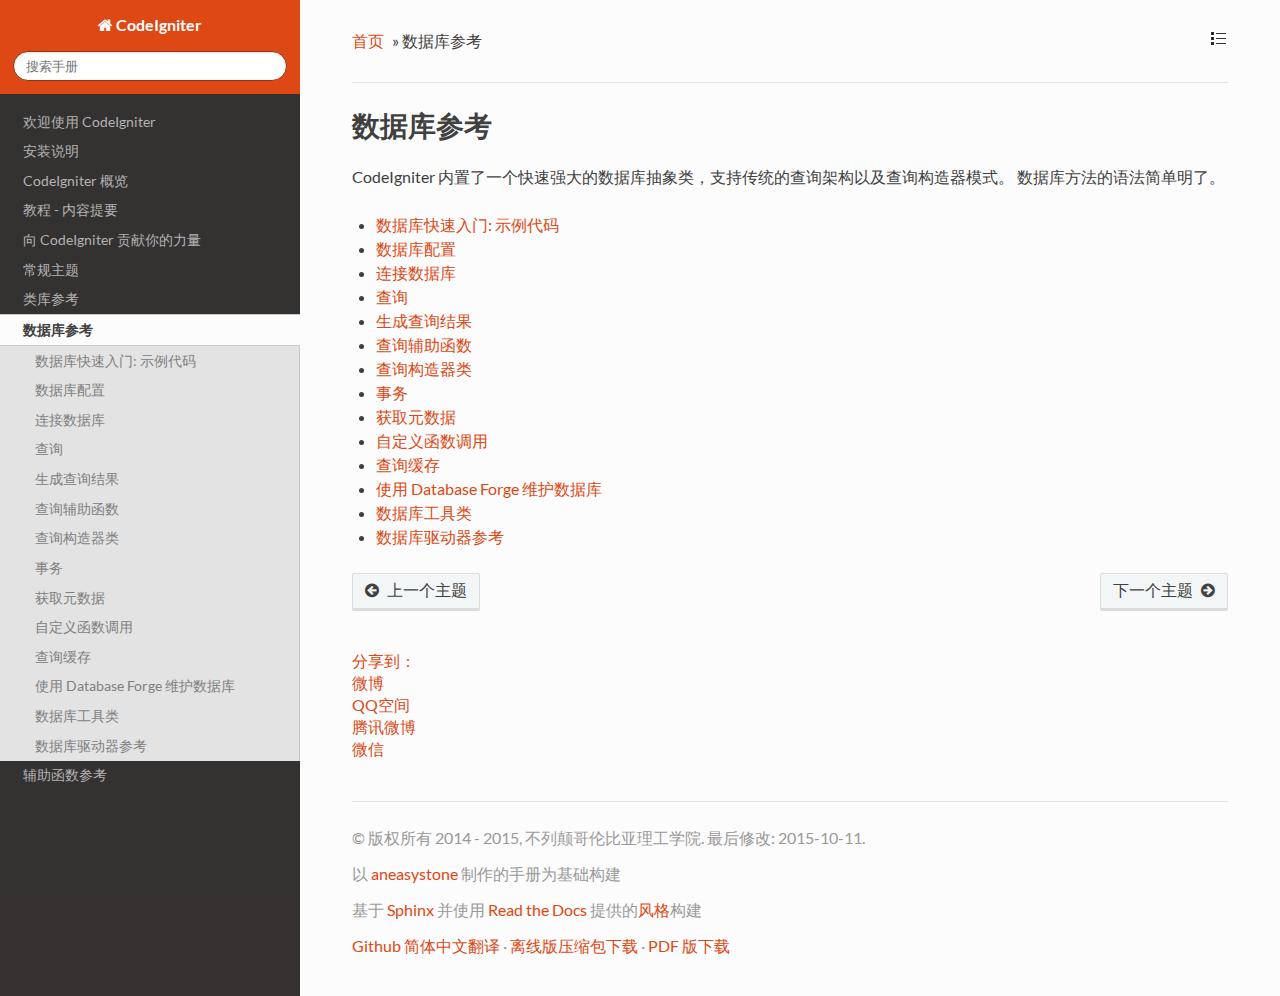
<file: code/database/index.html>
<!DOCTYPE html>
<!--[if IE 8]><html class="no-js lt-ie9" lang="en" > <![endif]-->
<!--[if gt IE 8]><!--> <html class="no-js" lang="en" > <!--<![endif]-->
<head>
  <meta charset="utf-8" />
  <meta name="viewport" content="width=device-width, initial-scale=1.0" />
  
  <title>数据库参考 &mdash; CodeIgniter 3.0.0 中文手册|用户手册|用户指南|中文文档</title>
  

  
  
  <link rel="shortcut icon" href="../_static/ci-icon.ico" />
  

  
  <link href="../_static/css/fonts.css" rel="stylesheet" type="text/css" />

  
  
    

  

  
  
  <link rel="stylesheet" href="../_static/css/theme.css" type="text/css" />
  

  
  <link rel="stylesheet" href="../_static/css/theme_cn.css" type="text/css" />
    <link rel="top" title="CodeIgniter 3.0.0 中文手册|用户手册|用户指南|中文文档" href="../index.html"/>
        <link rel="next" title="数据库快速入门: 示例代码" href="examples.html"/>
        <link rel="prev" title="XML 辅助函数" href="../helpers/xml_helper.html"/> 

  
  <script src="../_static/js/modernizr.2.6.2.min.js"></script>

</head>

<body class="wy-body-for-nav" role="document">

  <div id="nav">
  <div id="nav_inner">
    
    
    
      <div id="pulldown-menu" class="ciNav">
        <ul>
<li class="toctree-l1"><a class="reference internal" href="../general/welcome.html">欢迎使用 CodeIgniter</a><ul class="simple">
</ul>
</li>
</ul>
<ul>
<li class="toctree-l1"><a class="reference internal" href="../installation/index.html">安装说明</a><ul>
<li class="toctree-l2"><a class="reference internal" href="../installation/downloads.html">下载 CodeIgniter</a></li>
<li class="toctree-l2"><a class="reference internal" href="../installation/index.html">安装说明</a></li>
<li class="toctree-l2"><a class="reference internal" href="../installation/upgrading.html">从老版本升级</a></li>
<li class="toctree-l2"><a class="reference internal" href="../installation/troubleshooting.html">疑难解答</a></li>
</ul>
</li>
</ul>
<ul>
<li class="toctree-l1"><a class="reference internal" href="../overview/index.html">CodeIgniter 概览</a><ul>
<li class="toctree-l2"><a class="reference internal" href="../overview/getting_started.html">开始</a></li>
<li class="toctree-l2"><a class="reference internal" href="../overview/at_a_glance.html">CodeIgniter 是什么？</a></li>
<li class="toctree-l2"><a class="reference internal" href="../overview/features.html">支持特性</a></li>
<li class="toctree-l2"><a class="reference internal" href="../overview/appflow.html">应用程序流程图</a></li>
<li class="toctree-l2"><a class="reference internal" href="../overview/mvc.html">模型 - 视图 - 控制器</a></li>
<li class="toctree-l2"><a class="reference internal" href="../overview/goals.html">架构目标</a></li>
</ul>
</li>
</ul>
<ul>
<li class="toctree-l1"><a class="reference internal" href="../tutorial/index.html">教程 - 内容提要</a><ul>
<li class="toctree-l2"><a class="reference internal" href="../tutorial/static_pages.html">加载静态内容</a></li>
<li class="toctree-l2"><a class="reference internal" href="../tutorial/news_section.html">读取新闻条目</a></li>
<li class="toctree-l2"><a class="reference internal" href="../tutorial/create_news_items.html">创建新闻条目</a></li>
<li class="toctree-l2"><a class="reference internal" href="../tutorial/conclusion.html">结束语</a></li>
</ul>
</li>
</ul>
<ul>
<li class="toctree-l1"><a class="reference internal" href="../contributing/index.html">向 CodeIgniter 贡献你的力量</a><ul>
<li class="toctree-l2"><a class="reference internal" href="../documentation/index.html">编写 CodeIgniter 的文档</a></li>
<li class="toctree-l2"><a class="reference internal" href="../DCO.html">Developer's Certificate of Origin 1.1</a></li>
</ul>
</li>
</ul>
<ul>
<li class="toctree-l1"><a class="reference internal" href="../general/index.html">常规主题</a><ul>
<li class="toctree-l2"><a class="reference internal" href="../general/urls.html">CodeIgniter URL</a></li>
<li class="toctree-l2"><a class="reference internal" href="../general/controllers.html">控制器</a></li>
<li class="toctree-l2"><a class="reference internal" href="../general/reserved_names.html">保留名称</a></li>
<li class="toctree-l2"><a class="reference internal" href="../general/views.html">视图</a></li>
<li class="toctree-l2"><a class="reference internal" href="../general/models.html">模型</a></li>
<li class="toctree-l2"><a class="reference internal" href="../general/helpers.html">辅助函数</a></li>
<li class="toctree-l2"><a class="reference internal" href="../general/libraries.html">使用 CodeIgniter 类库</a></li>
<li class="toctree-l2"><a class="reference internal" href="../general/creating_libraries.html">创建类库</a></li>
<li class="toctree-l2"><a class="reference internal" href="../general/drivers.html">使用 CodeIgniter 驱动器</a></li>
<li class="toctree-l2"><a class="reference internal" href="../general/creating_drivers.html">创建驱动器</a></li>
<li class="toctree-l2"><a class="reference internal" href="../general/core_classes.html">创建核心系统类</a></li>
<li class="toctree-l2"><a class="reference internal" href="../general/ancillary_classes.html">创建附属类</a></li>
<li class="toctree-l2"><a class="reference internal" href="../general/hooks.html">钩子 - 扩展框架核心</a></li>
<li class="toctree-l2"><a class="reference internal" href="../general/autoloader.html">自动加载资源</a></li>
<li class="toctree-l2"><a class="reference internal" href="../general/common_functions.html">公共函数</a></li>
<li class="toctree-l2"><a class="reference internal" href="../general/compatibility_functions.html">兼容性函数</a></li>
<li class="toctree-l2"><a class="reference internal" href="../general/routing.html">URI 路由</a></li>
<li class="toctree-l2"><a class="reference internal" href="../general/errors.html">错误处理</a></li>
<li class="toctree-l2"><a class="reference internal" href="../general/caching.html">网页缓存</a></li>
<li class="toctree-l2"><a class="reference internal" href="../general/profiling.html">程序分析</a></li>
<li class="toctree-l2"><a class="reference internal" href="../general/cli.html">以 CLI 方式运行</a></li>
<li class="toctree-l2"><a class="reference internal" href="../general/managing_apps.html">管理你的应用程序</a></li>
<li class="toctree-l2"><a class="reference internal" href="../general/environments.html">处理多环境</a></li>
<li class="toctree-l2"><a class="reference internal" href="../general/alternative_php.html">在视图文件中使用 PHP 替代语法</a></li>
<li class="toctree-l2"><a class="reference internal" href="../general/security.html">安全</a></li>
<li class="toctree-l2"><a class="reference internal" href="../general/styleguide.html">PHP 开发规范</a></li>
</ul>
</li>
</ul>
<ul>
<li class="toctree-l1"><a class="reference internal" href="../libraries/index.html">类库参考</a><ul>
<li class="toctree-l2"><a class="reference internal" href="../libraries/benchmark.html">基准测试类</a></li>
<li class="toctree-l2"><a class="reference internal" href="../libraries/caching.html">缓存驱动器</a></li>
<li class="toctree-l2"><a class="reference internal" href="../libraries/calendar.html">日历类</a></li>
<li class="toctree-l2"><a class="reference internal" href="../libraries/cart.html">购物车类</a></li>
<li class="toctree-l2"><a class="reference internal" href="../libraries/config.html">配置类</a></li>
<li class="toctree-l2"><a class="reference internal" href="../libraries/email.html">Email 类</a></li>
<li class="toctree-l2"><a class="reference internal" href="../libraries/encrypt.html">加密类</a></li>
<li class="toctree-l2"><a class="reference internal" href="../libraries/encryption.html">加密类（新版）</a></li>
<li class="toctree-l2"><a class="reference internal" href="../libraries/file_uploading.html">文件上传类</a></li>
<li class="toctree-l2"><a class="reference internal" href="../libraries/form_validation.html">表单验证类</a></li>
<li class="toctree-l2"><a class="reference internal" href="../libraries/ftp.html">FTP 类</a></li>
<li class="toctree-l2"><a class="reference internal" href="../libraries/image_lib.html">图像处理类</a></li>
<li class="toctree-l2"><a class="reference internal" href="../libraries/input.html">输入类</a></li>
<li class="toctree-l2"><a class="reference internal" href="../libraries/javascript.html">Javascript 类</a></li>
<li class="toctree-l2"><a class="reference internal" href="../libraries/language.html">语言类</a></li>
<li class="toctree-l2"><a class="reference internal" href="../libraries/loader.html">加载器类</a></li>
<li class="toctree-l2"><a class="reference internal" href="../libraries/migration.html">迁移类</a></li>
<li class="toctree-l2"><a class="reference internal" href="../libraries/output.html">输出类</a></li>
<li class="toctree-l2"><a class="reference internal" href="../libraries/pagination.html">分页类</a></li>
<li class="toctree-l2"><a class="reference internal" href="../libraries/parser.html">模板解析类</a></li>
<li class="toctree-l2"><a class="reference internal" href="../libraries/security.html">安全类</a></li>
<li class="toctree-l2"><a class="reference internal" href="../libraries/sessions.html">Session 类</a></li>
<li class="toctree-l2"><a class="reference internal" href="../libraries/table.html">HTML 表格类</a></li>
<li class="toctree-l2"><a class="reference internal" href="../libraries/trackback.html">引用通告类</a></li>
<li class="toctree-l2"><a class="reference internal" href="../libraries/typography.html">排版类</a></li>
<li class="toctree-l2"><a class="reference internal" href="../libraries/unit_testing.html">单元测试类</a></li>
<li class="toctree-l2"><a class="reference internal" href="../libraries/uri.html">URI 类</a></li>
<li class="toctree-l2"><a class="reference internal" href="../libraries/user_agent.html">用户代理类</a></li>
<li class="toctree-l2"><a class="reference internal" href="../libraries/xmlrpc.html">XML-RPC 与 XML-RPC 服务器类</a></li>
<li class="toctree-l2"><a class="reference internal" href="../libraries/zip.html">Zip 编码类</a></li>
</ul>
</li>
</ul>
<ul class="current">
<li class="toctree-l1 current"><a class="current reference internal" href="">数据库参考</a><ul>
<li class="toctree-l2"><a class="reference internal" href="examples.html">数据库快速入门: 示例代码</a></li>
<li class="toctree-l2"><a class="reference internal" href="configuration.html">数据库配置</a></li>
<li class="toctree-l2"><a class="reference internal" href="connecting.html">连接数据库</a></li>
<li class="toctree-l2"><a class="reference internal" href="queries.html">查询</a></li>
<li class="toctree-l2"><a class="reference internal" href="results.html">生成查询结果</a></li>
<li class="toctree-l2"><a class="reference internal" href="helpers.html">查询辅助函数</a></li>
<li class="toctree-l2"><a class="reference internal" href="query_builder.html">查询构造器类</a></li>
<li class="toctree-l2"><a class="reference internal" href="transactions.html">事务</a></li>
<li class="toctree-l2"><a class="reference internal" href="metadata.html">获取元数据</a></li>
<li class="toctree-l2"><a class="reference internal" href="call_function.html">自定义函数调用</a></li>
<li class="toctree-l2"><a class="reference internal" href="caching.html">查询缓存</a></li>
<li class="toctree-l2"><a class="reference internal" href="forge.html">使用 Database Forge 维护数据库</a></li>
<li class="toctree-l2"><a class="reference internal" href="utilities.html">数据库工具类</a></li>
<li class="toctree-l2"><a class="reference internal" href="db_driver_reference.html">数据库驱动器参考</a></li>
</ul>
</li>
</ul>
<ul>
<li class="toctree-l1"><a class="reference internal" href="../helpers/index.html">辅助函数参考</a><ul>
<li class="toctree-l2"><a class="reference internal" href="../helpers/array_helper.html">数组辅助函数</a></li>
<li class="toctree-l2"><a class="reference internal" href="../helpers/captcha_helper.html">验证码辅助函数</a></li>
<li class="toctree-l2"><a class="reference internal" href="../helpers/cookie_helper.html">Cookie 辅助函数</a></li>
<li class="toctree-l2"><a class="reference internal" href="../helpers/date_helper.html">日期辅助函数</a></li>
<li class="toctree-l2"><a class="reference internal" href="../helpers/directory_helper.html">目录辅助函数</a></li>
<li class="toctree-l2"><a class="reference internal" href="../helpers/download_helper.html">下载辅助函数</a></li>
<li class="toctree-l2"><a class="reference internal" href="../helpers/email_helper.html">邮件辅助函数</a></li>
<li class="toctree-l2"><a class="reference internal" href="../helpers/file_helper.html">文件辅助函数</a></li>
<li class="toctree-l2"><a class="reference internal" href="../helpers/form_helper.html">表单辅助函数</a></li>
<li class="toctree-l2"><a class="reference internal" href="../helpers/html_helper.html">HTML 辅助函数</a></li>
<li class="toctree-l2"><a class="reference internal" href="../helpers/inflector_helper.html">Inflector 辅助函数</a></li>
<li class="toctree-l2"><a class="reference internal" href="../helpers/language_helper.html">语言辅助函数</a></li>
<li class="toctree-l2"><a class="reference internal" href="../helpers/number_helper.html">数字辅助函数</a></li>
<li class="toctree-l2"><a class="reference internal" href="../helpers/path_helper.html">路径辅助函数</a></li>
<li class="toctree-l2"><a class="reference internal" href="../helpers/security_helper.html">安全辅助函数</a></li>
<li class="toctree-l2"><a class="reference internal" href="../helpers/smiley_helper.html">表情辅助函数</a></li>
<li class="toctree-l2"><a class="reference internal" href="../helpers/string_helper.html">字符串辅助函数</a></li>
<li class="toctree-l2"><a class="reference internal" href="../helpers/text_helper.html">文本辅助函数</a></li>
<li class="toctree-l2"><a class="reference internal" href="../helpers/typography_helper.html">排版辅助函数</a></li>
<li class="toctree-l2"><a class="reference internal" href="../helpers/url_helper.html">URL 辅助函数</a></li>
<li class="toctree-l2"><a class="reference internal" href="../helpers/xml_helper.html">XML 辅助函数</a></li>
</ul>
</li>
</ul>

      </div>
    
      
  </div>
</div>
<div id="nav2">
  <a href="#" id="openToc">
    <img src="[data-uri]" title="切换目录" alt="切换目录" />
  </a>
</div>

  <div class="wy-grid-for-nav">

    
    <nav data-toggle="wy-nav-shift" class="wy-nav-side">
      <div class="wy-side-nav-search">
        
          <a href="../index.html" class="fa fa-home"> CodeIgniter</a>
        
        
<div role="search">
  <form id="rtd-search-form" class="wy-form" action="../search.html" method="get">
    <input type="text" name="q" placeholder="搜索手册" />
    <input type="hidden" name="check_keywords" value="yes" />
    <input type="hidden" name="area" value="default" />
  </form>
</div>
      </div>

      <div class="wy-menu wy-menu-vertical" data-spy="affix" role="navigation" aria-label="main navigation">
        
          
          
              <ul>
<li class="toctree-l1"><a class="reference internal" href="../general/welcome.html">欢迎使用 CodeIgniter</a><ul class="simple">
</ul>
</li>
</ul>
<ul>
<li class="toctree-l1"><a class="reference internal" href="../installation/index.html">安装说明</a><ul>
<li class="toctree-l2"><a class="reference internal" href="../installation/downloads.html">下载 CodeIgniter</a></li>
<li class="toctree-l2"><a class="reference internal" href="../installation/index.html">安装说明</a></li>
<li class="toctree-l2"><a class="reference internal" href="../installation/upgrading.html">从老版本升级</a></li>
<li class="toctree-l2"><a class="reference internal" href="../installation/troubleshooting.html">疑难解答</a></li>
</ul>
</li>
</ul>
<ul>
<li class="toctree-l1"><a class="reference internal" href="../overview/index.html">CodeIgniter 概览</a><ul>
<li class="toctree-l2"><a class="reference internal" href="../overview/getting_started.html">开始</a></li>
<li class="toctree-l2"><a class="reference internal" href="../overview/at_a_glance.html">CodeIgniter 是什么？</a></li>
<li class="toctree-l2"><a class="reference internal" href="../overview/features.html">支持特性</a></li>
<li class="toctree-l2"><a class="reference internal" href="../overview/appflow.html">应用程序流程图</a></li>
<li class="toctree-l2"><a class="reference internal" href="../overview/mvc.html">模型 - 视图 - 控制器</a></li>
<li class="toctree-l2"><a class="reference internal" href="../overview/goals.html">架构目标</a></li>
</ul>
</li>
</ul>
<ul>
<li class="toctree-l1"><a class="reference internal" href="../tutorial/index.html">教程 - 内容提要</a><ul>
<li class="toctree-l2"><a class="reference internal" href="../tutorial/static_pages.html">加载静态内容</a></li>
<li class="toctree-l2"><a class="reference internal" href="../tutorial/news_section.html">读取新闻条目</a></li>
<li class="toctree-l2"><a class="reference internal" href="../tutorial/create_news_items.html">创建新闻条目</a></li>
<li class="toctree-l2"><a class="reference internal" href="../tutorial/conclusion.html">结束语</a></li>
</ul>
</li>
</ul>
<ul>
<li class="toctree-l1"><a class="reference internal" href="../contributing/index.html">向 CodeIgniter 贡献你的力量</a><ul>
<li class="toctree-l2"><a class="reference internal" href="../documentation/index.html">编写 CodeIgniter 的文档</a></li>
<li class="toctree-l2"><a class="reference internal" href="../DCO.html">Developer's Certificate of Origin 1.1</a></li>
</ul>
</li>
</ul>
<ul>
<li class="toctree-l1"><a class="reference internal" href="../general/index.html">常规主题</a><ul>
<li class="toctree-l2"><a class="reference internal" href="../general/urls.html">CodeIgniter URL</a></li>
<li class="toctree-l2"><a class="reference internal" href="../general/controllers.html">控制器</a></li>
<li class="toctree-l2"><a class="reference internal" href="../general/reserved_names.html">保留名称</a></li>
<li class="toctree-l2"><a class="reference internal" href="../general/views.html">视图</a></li>
<li class="toctree-l2"><a class="reference internal" href="../general/models.html">模型</a></li>
<li class="toctree-l2"><a class="reference internal" href="../general/helpers.html">辅助函数</a></li>
<li class="toctree-l2"><a class="reference internal" href="../general/libraries.html">使用 CodeIgniter 类库</a></li>
<li class="toctree-l2"><a class="reference internal" href="../general/creating_libraries.html">创建类库</a></li>
<li class="toctree-l2"><a class="reference internal" href="../general/drivers.html">使用 CodeIgniter 驱动器</a></li>
<li class="toctree-l2"><a class="reference internal" href="../general/creating_drivers.html">创建驱动器</a></li>
<li class="toctree-l2"><a class="reference internal" href="../general/core_classes.html">创建核心系统类</a></li>
<li class="toctree-l2"><a class="reference internal" href="../general/ancillary_classes.html">创建附属类</a></li>
<li class="toctree-l2"><a class="reference internal" href="../general/hooks.html">钩子 - 扩展框架核心</a></li>
<li class="toctree-l2"><a class="reference internal" href="../general/autoloader.html">自动加载资源</a></li>
<li class="toctree-l2"><a class="reference internal" href="../general/common_functions.html">公共函数</a></li>
<li class="toctree-l2"><a class="reference internal" href="../general/compatibility_functions.html">兼容性函数</a></li>
<li class="toctree-l2"><a class="reference internal" href="../general/routing.html">URI 路由</a></li>
<li class="toctree-l2"><a class="reference internal" href="../general/errors.html">错误处理</a></li>
<li class="toctree-l2"><a class="reference internal" href="../general/caching.html">网页缓存</a></li>
<li class="toctree-l2"><a class="reference internal" href="../general/profiling.html">程序分析</a></li>
<li class="toctree-l2"><a class="reference internal" href="../general/cli.html">以 CLI 方式运行</a></li>
<li class="toctree-l2"><a class="reference internal" href="../general/managing_apps.html">管理你的应用程序</a></li>
<li class="toctree-l2"><a class="reference internal" href="../general/environments.html">处理多环境</a></li>
<li class="toctree-l2"><a class="reference internal" href="../general/alternative_php.html">在视图文件中使用 PHP 替代语法</a></li>
<li class="toctree-l2"><a class="reference internal" href="../general/security.html">安全</a></li>
<li class="toctree-l2"><a class="reference internal" href="../general/styleguide.html">PHP 开发规范</a></li>
</ul>
</li>
</ul>
<ul>
<li class="toctree-l1"><a class="reference internal" href="../libraries/index.html">类库参考</a><ul>
<li class="toctree-l2"><a class="reference internal" href="../libraries/benchmark.html">基准测试类</a></li>
<li class="toctree-l2"><a class="reference internal" href="../libraries/caching.html">缓存驱动器</a></li>
<li class="toctree-l2"><a class="reference internal" href="../libraries/calendar.html">日历类</a></li>
<li class="toctree-l2"><a class="reference internal" href="../libraries/cart.html">购物车类</a></li>
<li class="toctree-l2"><a class="reference internal" href="../libraries/config.html">配置类</a></li>
<li class="toctree-l2"><a class="reference internal" href="../libraries/email.html">Email 类</a></li>
<li class="toctree-l2"><a class="reference internal" href="../libraries/encrypt.html">加密类</a></li>
<li class="toctree-l2"><a class="reference internal" href="../libraries/encryption.html">加密类（新版）</a></li>
<li class="toctree-l2"><a class="reference internal" href="../libraries/file_uploading.html">文件上传类</a></li>
<li class="toctree-l2"><a class="reference internal" href="../libraries/form_validation.html">表单验证类</a></li>
<li class="toctree-l2"><a class="reference internal" href="../libraries/ftp.html">FTP 类</a></li>
<li class="toctree-l2"><a class="reference internal" href="../libraries/image_lib.html">图像处理类</a></li>
<li class="toctree-l2"><a class="reference internal" href="../libraries/input.html">输入类</a></li>
<li class="toctree-l2"><a class="reference internal" href="../libraries/javascript.html">Javascript 类</a></li>
<li class="toctree-l2"><a class="reference internal" href="../libraries/language.html">语言类</a></li>
<li class="toctree-l2"><a class="reference internal" href="../libraries/loader.html">加载器类</a></li>
<li class="toctree-l2"><a class="reference internal" href="../libraries/migration.html">迁移类</a></li>
<li class="toctree-l2"><a class="reference internal" href="../libraries/output.html">输出类</a></li>
<li class="toctree-l2"><a class="reference internal" href="../libraries/pagination.html">分页类</a></li>
<li class="toctree-l2"><a class="reference internal" href="../libraries/parser.html">模板解析类</a></li>
<li class="toctree-l2"><a class="reference internal" href="../libraries/security.html">安全类</a></li>
<li class="toctree-l2"><a class="reference internal" href="../libraries/sessions.html">Session 类</a></li>
<li class="toctree-l2"><a class="reference internal" href="../libraries/table.html">HTML 表格类</a></li>
<li class="toctree-l2"><a class="reference internal" href="../libraries/trackback.html">引用通告类</a></li>
<li class="toctree-l2"><a class="reference internal" href="../libraries/typography.html">排版类</a></li>
<li class="toctree-l2"><a class="reference internal" href="../libraries/unit_testing.html">单元测试类</a></li>
<li class="toctree-l2"><a class="reference internal" href="../libraries/uri.html">URI 类</a></li>
<li class="toctree-l2"><a class="reference internal" href="../libraries/user_agent.html">用户代理类</a></li>
<li class="toctree-l2"><a class="reference internal" href="../libraries/xmlrpc.html">XML-RPC 与 XML-RPC 服务器类</a></li>
<li class="toctree-l2"><a class="reference internal" href="../libraries/zip.html">Zip 编码类</a></li>
</ul>
</li>
</ul>
<ul class="current">
<li class="toctree-l1 current"><a class="current reference internal" href="">数据库参考</a><ul>
<li class="toctree-l2"><a class="reference internal" href="examples.html">数据库快速入门: 示例代码</a></li>
<li class="toctree-l2"><a class="reference internal" href="configuration.html">数据库配置</a></li>
<li class="toctree-l2"><a class="reference internal" href="connecting.html">连接数据库</a></li>
<li class="toctree-l2"><a class="reference internal" href="queries.html">查询</a></li>
<li class="toctree-l2"><a class="reference internal" href="results.html">生成查询结果</a></li>
<li class="toctree-l2"><a class="reference internal" href="helpers.html">查询辅助函数</a></li>
<li class="toctree-l2"><a class="reference internal" href="query_builder.html">查询构造器类</a></li>
<li class="toctree-l2"><a class="reference internal" href="transactions.html">事务</a></li>
<li class="toctree-l2"><a class="reference internal" href="metadata.html">获取元数据</a></li>
<li class="toctree-l2"><a class="reference internal" href="call_function.html">自定义函数调用</a></li>
<li class="toctree-l2"><a class="reference internal" href="caching.html">查询缓存</a></li>
<li class="toctree-l2"><a class="reference internal" href="forge.html">使用 Database Forge 维护数据库</a></li>
<li class="toctree-l2"><a class="reference internal" href="utilities.html">数据库工具类</a></li>
<li class="toctree-l2"><a class="reference internal" href="db_driver_reference.html">数据库驱动器参考</a></li>
</ul>
</li>
</ul>
<ul>
<li class="toctree-l1"><a class="reference internal" href="../helpers/index.html">辅助函数参考</a><ul>
<li class="toctree-l2"><a class="reference internal" href="../helpers/array_helper.html">数组辅助函数</a></li>
<li class="toctree-l2"><a class="reference internal" href="../helpers/captcha_helper.html">验证码辅助函数</a></li>
<li class="toctree-l2"><a class="reference internal" href="../helpers/cookie_helper.html">Cookie 辅助函数</a></li>
<li class="toctree-l2"><a class="reference internal" href="../helpers/date_helper.html">日期辅助函数</a></li>
<li class="toctree-l2"><a class="reference internal" href="../helpers/directory_helper.html">目录辅助函数</a></li>
<li class="toctree-l2"><a class="reference internal" href="../helpers/download_helper.html">下载辅助函数</a></li>
<li class="toctree-l2"><a class="reference internal" href="../helpers/email_helper.html">邮件辅助函数</a></li>
<li class="toctree-l2"><a class="reference internal" href="../helpers/file_helper.html">文件辅助函数</a></li>
<li class="toctree-l2"><a class="reference internal" href="../helpers/form_helper.html">表单辅助函数</a></li>
<li class="toctree-l2"><a class="reference internal" href="../helpers/html_helper.html">HTML 辅助函数</a></li>
<li class="toctree-l2"><a class="reference internal" href="../helpers/inflector_helper.html">Inflector 辅助函数</a></li>
<li class="toctree-l2"><a class="reference internal" href="../helpers/language_helper.html">语言辅助函数</a></li>
<li class="toctree-l2"><a class="reference internal" href="../helpers/number_helper.html">数字辅助函数</a></li>
<li class="toctree-l2"><a class="reference internal" href="../helpers/path_helper.html">路径辅助函数</a></li>
<li class="toctree-l2"><a class="reference internal" href="../helpers/security_helper.html">安全辅助函数</a></li>
<li class="toctree-l2"><a class="reference internal" href="../helpers/smiley_helper.html">表情辅助函数</a></li>
<li class="toctree-l2"><a class="reference internal" href="../helpers/string_helper.html">字符串辅助函数</a></li>
<li class="toctree-l2"><a class="reference internal" href="../helpers/text_helper.html">文本辅助函数</a></li>
<li class="toctree-l2"><a class="reference internal" href="../helpers/typography_helper.html">排版辅助函数</a></li>
<li class="toctree-l2"><a class="reference internal" href="../helpers/url_helper.html">URL 辅助函数</a></li>
<li class="toctree-l2"><a class="reference internal" href="../helpers/xml_helper.html">XML 辅助函数</a></li>
</ul>
</li>
</ul>

          
        
      </div>
      &nbsp;
    </nav>

    <section data-toggle="wy-nav-shift" class="wy-nav-content-wrap">

      
      <nav class="wy-nav-top" role="navigation" aria-label="top navigation">
        <i data-toggle="wy-nav-top" class="fa fa-bars"></i>
        <a href="../index.html">CodeIgniter</a>
      </nav>


      
      <div class="wy-nav-content">
        <div class="rst-content">
          <div role="navigation" aria-label="breadcrumbs navigation">
  <ul class="wy-breadcrumbs">
    <li><a href="../index.html">首页</a> &raquo; </li>
    
    <li>数据库参考</li>
    <li class="wy-breadcrumbs-aside">
      
    </li>
    <div style="float:right;">
      <div style="text-decoration:underline;color:blue;margin-left:5px;cursor:pointer;" id="closeMe">
        <img title="目录" alt="toc" src="[data-uri]" />
      </div>
    </div>
  </ul>
  <hr/>
</div>
          <div role="main" class="document">
            
  <div class="section" id="id1">
<h1>数据库参考<a class="headerlink" href="#id1" title="永久链接至标题">¶</a></h1>
<p>CodeIgniter 内置了一个快速强大的数据库抽象类，支持传统的查询架构以及查询构造器模式。
数据库方法的语法简单明了。</p>
<div class="toctree-wrapper compound">
<ul>
<li class="toctree-l1"><a class="reference internal" href="examples.html">数据库快速入门: 示例代码</a><ul class="simple">
</ul>
</li>
<li class="toctree-l1"><a class="reference internal" href="configuration.html">数据库配置</a><ul class="simple">
</ul>
</li>
<li class="toctree-l1"><a class="reference internal" href="connecting.html">连接数据库</a><ul class="simple">
</ul>
</li>
<li class="toctree-l1"><a class="reference internal" href="queries.html">查询</a><ul class="simple">
</ul>
</li>
<li class="toctree-l1"><a class="reference internal" href="results.html">生成查询结果</a><ul class="simple">
</ul>
</li>
<li class="toctree-l1"><a class="reference internal" href="helpers.html">查询辅助函数</a><ul class="simple">
</ul>
</li>
<li class="toctree-l1"><a class="reference internal" href="query_builder.html">查询构造器类</a><ul class="simple">
</ul>
</li>
<li class="toctree-l1"><a class="reference internal" href="transactions.html">事务</a><ul class="simple">
</ul>
</li>
<li class="toctree-l1"><a class="reference internal" href="metadata.html">获取元数据</a><ul class="simple">
</ul>
</li>
<li class="toctree-l1"><a class="reference internal" href="call_function.html">自定义函数调用</a><ul class="simple">
</ul>
</li>
<li class="toctree-l1"><a class="reference internal" href="caching.html">查询缓存</a><ul class="simple">
</ul>
</li>
<li class="toctree-l1"><a class="reference internal" href="forge.html">使用 Database Forge 维护数据库</a><ul class="simple">
</ul>
</li>
<li class="toctree-l1"><a class="reference internal" href="utilities.html">数据库工具类</a><ul class="simple">
</ul>
</li>
<li class="toctree-l1"><a class="reference internal" href="db_driver_reference.html">数据库驱动器参考</a></li>
</ul>
</div>
</div>


          </div>
          <footer>
  
    <div class="rst-footer-buttons" role="navigation" aria-label="footer navigation">
      
        <a href="examples.html" class="btn btn-neutral float-right" title="数据库快速入门: 示例代码">下一个主题 <span class="fa fa-arrow-circle-right"></span></a>
      
      
        <a href="../helpers/xml_helper.html" class="btn btn-neutral" title="XML 辅助函数"><span class="fa fa-arrow-circle-left"></span> 上一个主题</a>
      
    </div>
  

  
  <div id="notes">
  
  <!-- 多说评论框 start -->
    <div class="ds-thread" data-thread-key="userguide3/database/index" data-title="数据库参考" data-url="http://codeigniter.org.cn/user_guide/database/index.html"></div>
  <!-- 多说评论框 end -->
  

  <div class="ds-share flat" data-thread-key="userguide3/database/index" data-title="数据库参考 &mdash; CodeIgniter 3.0.0 中文手册|用户手册|用户指南|中文文档" data-url="http://codeigniter.org.cn/user_guide/database/index.html" data-images="" data-content="">
    <div class="ds-share-inline">
      <ul  class="ds-share-icons-16">

        <li data-toggle="ds-share-icons-more"><a class="ds-more" href="javascript:void(0);">分享到：</a></li>
        <li><a class="ds-weibo" href="javascript:void(0);" data-service="weibo">微博</a></li>
        <li><a class="ds-qzone" href="javascript:void(0);" data-service="qzone">QQ空间</a></li>
        <li><a class="ds-qqt" href="javascript:void(0);" data-service="qqt">腾讯微博</a></li>
        <li><a class="ds-wechat" href="javascript:void(0);" data-service="wechat">微信</a></li>

      </ul>
      <div class="ds-share-icons-more">
      </div>
    </div>
  </div>

  <!-- 多说公共JS代码 start (一个网页只需插入一次) -->
  <script type="text/javascript">
    var duoshuoQuery = {short_name:"codeigniter"};
    (function() {
        var ds = document.createElement('script');
        ds.type = 'text/javascript';ds.async = true;
        ds.src = (document.location.protocol == 'https:' ? 'https:' : 'http:') + '//static.duoshuo.com/embed.js';
        ds.charset = 'UTF-8';
        (document.getElementsByTagName('head')[0]
         || document.getElementsByTagName('body')[0]).appendChild(ds);
    })();
    </script>
  <!-- 多说公共JS代码 end -->
  </div>
  

  <hr/>

  <div role="contentinfo">
    <p>
        &copy; 版权所有 2014 - 2015, 不列颠哥伦比亚理工学院.
       最后修改: 2015-10-11.
    </p>

    <p>以 <a href="http://www.aneasystone.com/" target="_blank">aneasystone</a> 制作的手册为基础构建</p>
  </div>

  
    <p>基于 <a href="http://sphinx-doc.org/">Sphinx</a> 并使用 <a href="https://readthedocs.org">Read the Docs</a> 提供的<a href="https://github.com/snide/sphinx_rtd_theme">风格</a>构建</p>
    <p>
        <a href="https://github.com/CodeIgniter-Chinese/codeigniter-user-guide" target="_blank">Github 简体中文翻译</a>
        ·
        <a href="http://codeigniter-chinese.github.io/codeigniter-user-guide/codeigniter_user_guide.zip">离线版压缩包下载</a>
        ·
        <a href="http://codeigniter-chinese.github.io/codeigniter-user-guide/CodeIgniter.pdf">PDF 版下载</a>
    </p>
  

</footer>
        </div>
      </div>

    </section>

  </div>
  

  

    <script type="text/javascript">
        var DOCUMENTATION_OPTIONS = {
            URL_ROOT:'../',
            VERSION:'3.0.2',
            COLLAPSE_INDEX:false,
            FILE_SUFFIX:'.html',
            HAS_SOURCE:  false
        };
    </script>
      <script type="text/javascript" src="../_static/jquery.js"></script>
      <script type="text/javascript" src="../_static/underscore.js"></script>
      <script type="text/javascript" src="../_static/doctools.js"></script>
      <script type="text/javascript" src="../_static/translations.js"></script>

  

  
  
    <script type="text/javascript" src="../_static/js/theme.js"></script>
  

  
  
  <script type="text/javascript">
      jQuery(function () {
          SphinxRtdTheme.StickyNav.enable();
      });
  </script>
   

  
    <script>
        (function(i,s,o,g,r,a,m){i['GoogleAnalyticsObject']=r;i[r]=i[r]||function(){
        (i[r].q=i[r].q||[]).push(arguments)},i[r].l=1*new Date();a=s.createElement(o),
        m=s.getElementsByTagName(o)[0];a.async=1;a.src=g;m.parentNode.insertBefore(a,m)
        })(window,document,'script','//www.google-analytics.com/analytics.js','ga');

        ga('create', 'UA-272152-3', 'auto');
        ga('send', 'pageview');
    </script>
  

</body>
</html>
</file>
<file: code/_static/css/fonts.css>
/* latin-ext */
@font-face {
  font-family: 'Inconsolata';
  font-style: normal;
  font-weight: 400;
  src: local('Inconsolata'), url(../fonts/BjAYBlHtW3CJxDcjzrnZCCYE0-AqJ3nfInTTiDXDjU4.woff2) format('woff2');
  unicode-range: U+0100-024F, U+1E00-1EFF, U+20A0-20AB, U+20AD-20CF, U+2C60-2C7F, U+A720-A7FF;
}
/* latin */
@font-face {
  font-family: 'Inconsolata';
  font-style: normal;
  font-weight: 400;
  src: local('Inconsolata'), url(../fonts/BjAYBlHtW3CJxDcjzrnZCI4P5ICox8Kq3LLUNMylGO4.woff2) format('woff2');
  unicode-range: U+0000-00FF, U+0131, U+0152-0153, U+02C6, U+02DA, U+02DC, U+2000-206F, U+2074, U+20AC, U+2212, U+2215, U+E0FF, U+EFFD, U+F000;
}
/* latin-ext */
@font-face {
  font-family: 'Inconsolata';
  font-style: normal;
  font-weight: 700;
  src: local('Inconsolata Bold'), local('Inconsolata-Bold'), url(../fonts/AIed271kqQlcIRSOnQH0yejkDdvhIIFj_YMdgqpnSB0.woff2) format('woff2');
  unicode-range: U+0100-024F, U+1E00-1EFF, U+20A0-20AB, U+20AD-20CF, U+2C60-2C7F, U+A720-A7FF;
}
/* latin */
@font-face {
  font-family: 'Inconsolata';
  font-style: normal;
  font-weight: 700;
  src: local('Inconsolata Bold'), local('Inconsolata-Bold'), url(../fonts/AIed271kqQlcIRSOnQH0yYlIZu-HDpmDIZMigmsroc4.woff2) format('woff2');
  unicode-range: U+0000-00FF, U+0131, U+0152-0153, U+02C6, U+02DA, U+02DC, U+2000-206F, U+2074, U+20AC, U+2212, U+2215, U+E0FF, U+EFFD, U+F000;
}
/* latin-ext */
@font-face {
  font-family: 'Lato';
  font-style: normal;
  font-weight: 400;
  src: local('Lato Regular'), local('Lato-Regular'), url(../fonts/UyBMtLsHKBKXelqf4x7VRQ.woff2) format('woff2');
  unicode-range: U+0100-024F, U+1E00-1EFF, U+20A0-20AB, U+20AD-20CF, U+2C60-2C7F, U+A720-A7FF;
}
/* latin */
@font-face {
  font-family: 'Lato';
  font-style: normal;
  font-weight: 400;
  src: local('Lato Regular'), local('Lato-Regular'), url(../fonts/1YwB1sO8YE1Lyjf12WNiUA.woff2) format('woff2');
  unicode-range: U+0000-00FF, U+0131, U+0152-0153, U+02C6, U+02DA, U+02DC, U+2000-206F, U+2074, U+20AC, U+2212, U+2215, U+E0FF, U+EFFD, U+F000;
}
/* latin-ext */
@font-face {
  font-family: 'Lato';
  font-style: normal;
  font-weight: 700;
  src: local('Lato Bold'), local('Lato-Bold'), url(../fonts/ObQr5XYcoH0WBoUxiaYK3_Y6323mHUZFJMgTvxaG2iE.woff2) format('woff2');
  unicode-range: U+0100-024F, U+1E00-1EFF, U+20A0-20AB, U+20AD-20CF, U+2C60-2C7F, U+A720-A7FF;
}
/* latin */
@font-face {
  font-family: 'Lato';
  font-style: normal;
  font-weight: 700;
  src: local('Lato Bold'), local('Lato-Bold'), url(../fonts/H2DMvhDLycM56KNuAtbJYA.woff2) format('woff2');
  unicode-range: U+0000-00FF, U+0131, U+0152-0153, U+02C6, U+02DA, U+02DC, U+2000-206F, U+2074, U+20AC, U+2212, U+2215, U+E0FF, U+EFFD, U+F000;
}
/* latin-ext */
@font-face {
  font-family: 'Lato';
  font-style: italic;
  font-weight: 400;
  src: local('Lato Italic'), local('Lato-Italic'), url(../fonts/YMOYVM-eg6Qs9YzV9OSqZfesZW2xOQ-xsNqO47m55DA.woff2) format('woff2');
  unicode-range: U+0100-024F, U+1E00-1EFF, U+20A0-20AB, U+20AD-20CF, U+2C60-2C7F, U+A720-A7FF;
}
/* latin */
@font-face {
  font-family: 'Lato';
  font-style: italic;
  font-weight: 400;
  src: local('Lato Italic'), local('Lato-Italic'), url(../fonts/PLygLKRVCQnA5fhu3qk5fQ.woff2) format('woff2');
  unicode-range: U+0000-00FF, U+0131, U+0152-0153, U+02C6, U+02DA, U+02DC, U+2000-206F, U+2074, U+20AC, U+2212, U+2215, U+E0FF, U+EFFD, U+F000;
}
/* latin-ext */
@font-face {
  font-family: 'Lato';
  font-style: italic;
  font-weight: 700;
  src: local('Lato Bold Italic'), local('Lato-BoldItalic'), url(../fonts/AcvTq8Q0lyKKNxRlL28RnxJtnKITppOI_IvcXXDNrsc.woff2) format('woff2');
  unicode-range: U+0100-024F, U+1E00-1EFF, U+20A0-20AB, U+20AD-20CF, U+2C60-2C7F, U+A720-A7FF;
}
/* latin */
@font-face {
  font-family: 'Lato';
  font-style: italic;
  font-weight: 700;
  src: local('Lato Bold Italic'), local('Lato-BoldItalic'), url(../fonts/HkF_qI1x_noxlxhrhMQYEFtXRa8TVwTICgirnJhmVJw.woff2) format('woff2');
  unicode-range: U+0000-00FF, U+0131, U+0152-0153, U+02C6, U+02DA, U+02DC, U+2000-206F, U+2074, U+20AC, U+2212, U+2215, U+E0FF, U+EFFD, U+F000;
}
/* cyrillic-ext */
@font-face {
  font-family: 'Roboto Slab';
  font-style: normal;
  font-weight: 400;
  src: local('Roboto Slab Regular'), local('RobotoSlab-Regular'), url(../fonts/y7lebkjgREBJK96VQi37ZjTOQ_MqJVwkKsUn0wKzc2I.woff2) format('woff2');
  unicode-range: U+0460-052F, U+20B4, U+2DE0-2DFF, U+A640-A69F;
}
/* cyrillic */
@font-face {
  font-family: 'Roboto Slab';
  font-style: normal;
  font-weight: 400;
  src: local('Roboto Slab Regular'), local('RobotoSlab-Regular'), url(../fonts/y7lebkjgREBJK96VQi37ZjUj_cnvWIuuBMVgbX098Mw.woff2) format('woff2');
  unicode-range: U+0400-045F, U+0490-0491, U+04B0-04B1, U+2116;
}
/* greek-ext */
@font-face {
  font-family: 'Roboto Slab';
  font-style: normal;
  font-weight: 400;
  src: local('Roboto Slab Regular'), local('RobotoSlab-Regular'), url(../fonts/y7lebkjgREBJK96VQi37ZkbcKLIaa1LC45dFaAfauRA.woff2) format('woff2');
  unicode-range: U+1F00-1FFF;
}
/* greek */
@font-face {
  font-family: 'Roboto Slab';
  font-style: normal;
  font-weight: 400;
  src: local('Roboto Slab Regular'), local('RobotoSlab-Regular'), url(../fonts/y7lebkjgREBJK96VQi37Zmo_sUJ8uO4YLWRInS22T3Y.woff2) format('woff2');
  unicode-range: U+0370-03FF;
}
/* vietnamese */
@font-face {
  font-family: 'Roboto Slab';
  font-style: normal;
  font-weight: 400;
  src: local('Roboto Slab Regular'), local('RobotoSlab-Regular'), url(../fonts/y7lebkjgREBJK96VQi37Zr6up8jxqWt8HVA3mDhkV_0.woff2) format('woff2');
  unicode-range: U+0102-0103, U+1EA0-1EF1, U+20AB;
}
/* latin-ext */
@font-face {
  font-family: 'Roboto Slab';
  font-style: normal;
  font-weight: 400;
  src: local('Roboto Slab Regular'), local('RobotoSlab-Regular'), url(../fonts/y7lebkjgREBJK96VQi37ZiYE0-AqJ3nfInTTiDXDjU4.woff2) format('woff2');
  unicode-range: U+0100-024F, U+1E00-1EFF, U+20A0-20AB, U+20AD-20CF, U+2C60-2C7F, U+A720-A7FF;
}
/* latin */
@font-face {
  font-family: 'Roboto Slab';
  font-style: normal;
  font-weight: 400;
  src: local('Roboto Slab Regular'), local('RobotoSlab-Regular'), url(../fonts/y7lebkjgREBJK96VQi37Zo4P5ICox8Kq3LLUNMylGO4.woff2) format('woff2');
  unicode-range: U+0000-00FF, U+0131, U+0152-0153, U+02C6, U+02DA, U+02DC, U+2000-206F, U+2074, U+20AC, U+2212, U+2215, U+E0FF, U+EFFD, U+F000;
}
/* cyrillic-ext */
@font-face {
  font-family: 'Roboto Slab';
  font-style: normal;
  font-weight: 700;
  src: local('Roboto Slab Bold'), local('RobotoSlab-Bold'), url(../fonts/dazS1PrQQuCxC3iOAJFEJZ6iIh_FvlUHQwED9Yt5Kbw.woff2) format('woff2');
  unicode-range: U+0460-052F, U+20B4, U+2DE0-2DFF, U+A640-A69F;
}
/* cyrillic */
@font-face {
  font-family: 'Roboto Slab';
  font-style: normal;
  font-weight: 700;
  src: local('Roboto Slab Bold'), local('RobotoSlab-Bold'), url(../fonts/dazS1PrQQuCxC3iOAJFEJS_vZmeiCMnoWNN9rHBYaTc.woff2) format('woff2');
  unicode-range: U+0400-045F, U+0490-0491, U+04B0-04B1, U+2116;
}
/* greek-ext */
@font-face {
  font-family: 'Roboto Slab';
  font-style: normal;
  font-weight: 700;
  src: local('Roboto Slab Bold'), local('RobotoSlab-Bold'), url(../fonts/dazS1PrQQuCxC3iOAJFEJSFaMxiho_5XQnyRZzQsrZs.woff2) format('woff2');
  unicode-range: U+1F00-1FFF;
}
/* greek */
@font-face {
  font-family: 'Roboto Slab';
  font-style: normal;
  font-weight: 700;
  src: local('Roboto Slab Bold'), local('RobotoSlab-Bold'), url(../fonts/dazS1PrQQuCxC3iOAJFEJQalQocB-__pDVGhF3uS2Ks.woff2) format('woff2');
  unicode-range: U+0370-03FF;
}
/* vietnamese */
@font-face {
  font-family: 'Roboto Slab';
  font-style: normal;
  font-weight: 700;
  src: local('Roboto Slab Bold'), local('RobotoSlab-Bold'), url(../fonts/dazS1PrQQuCxC3iOAJFEJWhQUTDJGru-0vvUpABgH8I.woff2) format('woff2');
  unicode-range: U+0102-0103, U+1EA0-1EF1, U+20AB;
}
/* latin-ext */
@font-face {
  font-family: 'Roboto Slab';
  font-style: normal;
  font-weight: 700;
  src: local('Roboto Slab Bold'), local('RobotoSlab-Bold'), url(../fonts/dazS1PrQQuCxC3iOAJFEJejkDdvhIIFj_YMdgqpnSB0.woff2) format('woff2');
  unicode-range: U+0100-024F, U+1E00-1EFF, U+20A0-20AB, U+20AD-20CF, U+2C60-2C7F, U+A720-A7FF;
}
/* latin */
@font-face {
  font-family: 'Roboto Slab';
  font-style: normal;
  font-weight: 700;
  src: local('Roboto Slab Bold'), local('RobotoSlab-Bold'), url(../fonts/dazS1PrQQuCxC3iOAJFEJYlIZu-HDpmDIZMigmsroc4.woff2) format('woff2');
  unicode-range: U+0000-00FF, U+0131, U+0152-0153, U+02C6, U+02DA, U+02DC, U+2000-206F, U+2074, U+20AC, U+2212, U+2215, U+E0FF, U+EFFD, U+F000;
}
</file>
<file: code/_static/css/theme.css>
*{-webkit-box-sizing:border-box;-moz-box-sizing:border-box;box-sizing:border-box}article,aside,details,figcaption,figure,footer,header,hgroup,nav,section{display:block}audio,canvas,video{display:inline-block;*display:inline;*zoom:1}audio:not([controls]){display:none}[hidden]{display:none}*{-webkit-box-sizing:border-box;-moz-box-sizing:border-box;box-sizing:border-box}html{font-size:100%;-webkit-text-size-adjust:100%;-ms-text-size-adjust:100%}body{margin:0}a:hover,a:active{outline:0}abbr[title]{border-bottom:1px dotted}b,strong{font-weight:bold}blockquote{margin:0}dfn{font-style:italic}ins{background:#ff9;color:#000;text-decoration:none}mark{background:#ff0;color:#000;font-style:italic;font-weight:bold}pre,code,.rst-content tt,kbd,samp{font-family:monospace,serif;_font-family:"courier new",monospace;font-size:1em}pre{white-space:pre}q{quotes:none}q:before,q:after{content:"";content:none}small{font-size:85%}sub,sup{font-size:75%;line-height:0;position:relative;vertical-align:baseline}sup{top:-0.5em}sub{bottom:-0.25em}ul,ol,dl{margin:0;padding:0;list-style:none;list-style-image:none}li{list-style:none}dd{margin:0}img{border:0;-ms-interpolation-mode:bicubic;vertical-align:middle;max-width:100%}svg:not(:root){overflow:hidden}figure{margin:0}form{margin:0}fieldset{border:0;margin:0;padding:0}label{cursor:pointer}legend{border:0;*margin-left:-7px;padding:0;white-space:normal}button,input,select,textarea{font-size:100%;margin:0;vertical-align:baseline;*vertical-align:middle}button,input{line-height:normal}button,input[type="button"],input[type="reset"],input[type="submit"]{cursor:pointer;-webkit-appearance:button;*overflow:visible}button[disabled],input[disabled]{cursor:default}input[type="checkbox"],input[type="radio"]{box-sizing:border-box;padding:0;*width:13px;*height:13px}input[type="search"]{-webkit-appearance:textfield;-moz-box-sizing:content-box;-webkit-box-sizing:content-box;box-sizing:content-box}input[type="search"]::-webkit-search-decoration,input[type="search"]::-webkit-search-cancel-button{-webkit-appearance:none}button::-moz-focus-inner,input::-moz-focus-inner{border:0;padding:0}textarea{overflow:auto;vertical-align:top;resize:vertical}table{border-collapse:collapse;border-spacing:0}td{vertical-align:top}.chromeframe{margin:0.2em 0;background:#ccc;color:#000;padding:0.2em 0}.ir{display:block;border:0;text-indent:-999em;overflow:hidden;background-color:transparent;background-repeat:no-repeat;text-align:left;direction:ltr;*line-height:0}.ir br{display:none}.hidden{display:none !important;visibility:hidden}.visuallyhidden{border:0;clip:rect(0 0 0 0);height:1px;margin:-1px;overflow:hidden;padding:0;position:absolute;width:1px}.visuallyhidden.focusable:active,.visuallyhidden.focusable:focus{clip:auto;height:auto;margin:0;overflow:visible;position:static;width:auto}.invisible{visibility:hidden}.relative{position:relative}big,small{font-size:100%}@media print{html,body,section{background:none !important}*{box-shadow:none !important;text-shadow:none !important;filter:none !important;-ms-filter:none !important}a,a:visited{text-decoration:underline}.ir a:after,a[href^="javascript:"]:after,a[href^="#"]:after{content:""}pre,blockquote{page-break-inside:avoid}thead{display:table-header-group}tr,img{page-break-inside:avoid}img{max-width:100% !important}@page{margin:1.5cm 0.5cm 2.5cm}p,h2,h3{orphans:3;widows:3}h2,h3{page-break-after:avoid}}.fa:before,.rst-content .admonition-title:before,.rst-content h1 .headerlink:before,.rst-content h2 .headerlink:before,.rst-content h3 .headerlink:before,.rst-content h4 .headerlink:before,.rst-content h5 .headerlink:before,.rst-content h6 .headerlink:before,.rst-content dl dt .headerlink:before,.icon:before,.wy-dropdown .caret:before,.wy-inline-validate.wy-inline-validate-success .wy-input-context:before,.wy-inline-validate.wy-inline-validate-danger .wy-input-context:before,.wy-inline-validate.wy-inline-validate-warning .wy-input-context:before,.wy-inline-validate.wy-inline-validate-info .wy-input-context:before,.wy-alert,.rst-content .note,.rst-content .attention,.rst-content .caution,.rst-content .danger,.rst-content .error,.rst-content .hint,.rst-content .important,.rst-content .tip,.rst-content .warning,.rst-content .seealso,.rst-content .admonition-todo,.btn,input[type="text"],input[type="password"],input[type="email"],input[type="url"],input[type="date"],input[type="month"],input[type="time"],input[type="datetime"],input[type="datetime-local"],input[type="week"],input[type="number"],input[type="search"],input[type="tel"],input[type="color"],select,textarea,.wy-menu-vertical li.on a,.wy-menu-vertical li.current>a,.wy-side-nav-search>a,.wy-side-nav-search .wy-dropdown>a,.wy-nav-top a{-webkit-font-smoothing:antialiased}.clearfix{*zoom:1}.clearfix:before,.clearfix:after{display:table;content:""}.clearfix:after{clear:both}/*!
 *  Font Awesome 4.1.0 by @davegandy - http://fontawesome.io - @fontawesome
 *  License - http://fontawesome.io/license (Font: SIL OFL 1.1, CSS: MIT License)
 */@font-face{font-family:'FontAwesome';src:url("../fonts/fontawesome-webfont.eot?v=4.1.0");src:url("../fonts/fontawesome-webfont.eot?#iefix&v=4.1.0") format("embedded-opentype"),url("../fonts/fontawesome-webfont.woff?v=4.1.0") format("woff"),url("../fonts/fontawesome-webfont.ttf?v=4.1.0") format("truetype"),url("../fonts/fontawesome-webfont.svg?v=4.1.0#fontawesomeregular") format("svg");font-weight:normal;font-style:normal}.fa,.rst-content .admonition-title,.rst-content h1 .headerlink,.rst-content h2 .headerlink,.rst-content h3 .headerlink,.rst-content h4 .headerlink,.rst-content h5 .headerlink,.rst-content h6 .headerlink,.rst-content dl dt .headerlink,.icon{display:inline-block;font-family:FontAwesome;font-style:normal;font-weight:normal;line-height:1;-webkit-font-smoothing:antialiased;-moz-osx-font-smoothing:grayscale}.fa-lg{font-size:1.33333em;line-height:0.75em;vertical-align:-15%}.fa-2x{font-size:2em}.fa-3x{font-size:3em}.fa-4x{font-size:4em}.fa-5x{font-size:5em}.fa-fw{width:1.28571em;text-align:center}.fa-ul{padding-left:0;margin-left:2.14286em;list-style-type:none}.fa-ul>li{position:relative}.fa-li{position:absolute;left:-2.14286em;width:2.14286em;top:0.14286em;text-align:center}.fa-li.fa-lg{left:-1.85714em}.fa-border{padding:.2em .25em .15em;border:solid 0.08em #eee;border-radius:.1em}.pull-right{float:right}.pull-left{float:left}.fa.pull-left,.rst-content .pull-left.admonition-title,.rst-content h1 .pull-left.headerlink,.rst-content h2 .pull-left.headerlink,.rst-content h3 .pull-left.headerlink,.rst-content h4 .pull-left.headerlink,.rst-content h5 .pull-left.headerlink,.rst-content h6 .pull-left.headerlink,.rst-content dl dt .pull-left.headerlink,.pull-left.icon{margin-right:.3em}.fa.pull-right,.rst-content .pull-right.admonition-title,.rst-content h1 .pull-right.headerlink,.rst-content h2 .pull-right.headerlink,.rst-content h3 .pull-right.headerlink,.rst-content h4 .pull-right.headerlink,.rst-content h5 .pull-right.headerlink,.rst-content h6 .pull-right.headerlink,.rst-content dl dt .pull-right.headerlink,.pull-right.icon{margin-left:.3em}.fa-spin{-webkit-animation:spin 2s infinite linear;-moz-animation:spin 2s infinite linear;-o-animation:spin 2s infinite linear;animation:spin 2s infinite linear}@-moz-keyframes spin{0%{-moz-transform:rotate(0deg)}100%{-moz-transform:rotate(359deg)}}@-webkit-keyframes spin{0%{-webkit-transform:rotate(0deg)}100%{-webkit-transform:rotate(359deg)}}@-o-keyframes spin{0%{-o-transform:rotate(0deg)}100%{-o-transform:rotate(359deg)}}@keyframes spin{0%{-webkit-transform:rotate(0deg);transform:rotate(0deg)}100%{-webkit-transform:rotate(359deg);transform:rotate(359deg)}}.fa-rotate-90{filter:progid:DXImageTransform.Microsoft.BasicImage(rotation=1);-webkit-transform:rotate(90deg);-moz-transform:rotate(90deg);-ms-transform:rotate(90deg);-o-transform:rotate(90deg);transform:rotate(90deg)}.fa-rotate-180{filter:progid:DXImageTransform.Microsoft.BasicImage(rotation=2);-webkit-transform:rotate(180deg);-moz-transform:rotate(180deg);-ms-transform:rotate(180deg);-o-transform:rotate(180deg);transform:rotate(180deg)}.fa-rotate-270{filter:progid:DXImageTransform.Microsoft.BasicImage(rotation=3);-webkit-transform:rotate(270deg);-moz-transform:rotate(270deg);-ms-transform:rotate(270deg);-o-transform:rotate(270deg);transform:rotate(270deg)}.fa-flip-horizontal{filter:progid:DXImageTransform.Microsoft.BasicImage(rotation=0);-webkit-transform:scale(-1, 1);-moz-transform:scale(-1, 1);-ms-transform:scale(-1, 1);-o-transform:scale(-1, 1);transform:scale(-1, 1)}.fa-flip-vertical{filter:progid:DXImageTransform.Microsoft.BasicImage(rotation=2);-webkit-transform:scale(1, -1);-moz-transform:scale(1, -1);-ms-transform:scale(1, -1);-o-transform:scale(1, -1);transform:scale(1, -1)}.fa-stack{position:relative;display:inline-block;width:2em;height:2em;line-height:2em;vertical-align:middle}.fa-stack-1x,.fa-stack-2x{position:absolute;left:0;width:100%;text-align:center}.fa-stack-1x{line-height:inherit}.fa-stack-2x{font-size:2em}.fa-inverse{color:#fff}.fa-glass:before{content:""}.fa-music:before{content:""}.fa-search:before,.icon-search:before{content:""}.fa-envelope-o:before{content:""}.fa-heart:before{content:""}.fa-star:before{content:""}.fa-star-o:before{content:""}.fa-user:before{content:""}.fa-film:before{content:""}.fa-th-large:before{content:""}.fa-th:before{content:""}.fa-th-list:before{content:""}.fa-check:before{content:""}.fa-times:before{content:""}.fa-search-plus:before{content:""}.fa-search-minus:before{content:""}.fa-power-off:before{content:""}.fa-signal:before{content:""}.fa-gear:before,.fa-cog:before{content:""}.fa-trash-o:before{content:""}.fa-home:before,.icon-home:before{content:""}.fa-file-o:before{content:""}.fa-clock-o:before{content:""}.fa-road:before{content:""}.fa-download:before{content:""}.fa-arrow-circle-o-down:before{content:""}.fa-arrow-circle-o-up:before{content:""}.fa-inbox:before{content:""}.fa-play-circle-o:before{content:""}.fa-rotate-right:before,.fa-repeat:before{content:""}.fa-refresh:before{content:""}.fa-list-alt:before{content:""}.fa-lock:before{content:""}.fa-flag:before{content:""}.fa-headphones:before{content:""}.fa-volume-off:before{content:""}.fa-volume-down:before{content:""}.fa-volume-up:before{content:""}.fa-qrcode:before{content:""}.fa-barcode:before{content:""}.fa-tag:before{content:""}.fa-tags:before{content:""}.fa-book:before,.icon-book:before{content:""}.fa-bookmark:before{content:""}.fa-print:before{content:""}.fa-camera:before{content:""}.fa-font:before{content:""}.fa-bold:before{content:""}.fa-italic:before{content:""}.fa-text-height:before{content:""}.fa-text-width:before{content:""}.fa-align-left:before{content:""}.fa-align-center:before{content:""}.fa-align-right:before{content:""}.fa-align-justify:before{content:""}.fa-list:before{content:""}.fa-dedent:before,.fa-outdent:before{content:""}.fa-indent:before{content:""}.fa-video-camera:before{content:""}.fa-photo:before,.fa-image:before,.fa-picture-o:before{content:""}.fa-pencil:before{content:""}.fa-map-marker:before{content:""}.fa-adjust:before{content:""}.fa-tint:before{content:""}.fa-edit:before,.fa-pencil-square-o:before{content:""}.fa-share-square-o:before{content:""}.fa-check-square-o:before{content:""}.fa-arrows:before{content:""}.fa-step-backward:before{content:""}.fa-fast-backward:before{content:""}.fa-backward:before{content:""}.fa-play:before{content:""}.fa-pause:before{content:""}.fa-stop:before{content:""}.fa-forward:before{content:""}.fa-fast-forward:before{content:""}.fa-step-forward:before{content:""}.fa-eject:before{content:""}.fa-chevron-left:before{content:""}.fa-chevron-right:before{content:""}.fa-plus-circle:before{content:""}.fa-minus-circle:before{content:""}.fa-times-circle:before,.wy-inline-validate.wy-inline-validate-danger .wy-input-context:before{content:""}.fa-check-circle:before,.wy-inline-validate.wy-inline-validate-success .wy-input-context:before{content:""}.fa-question-circle:before{content:""}.fa-info-circle:before{content:""}.fa-crosshairs:before{content:""}.fa-times-circle-o:before{content:""}.fa-check-circle-o:before{content:""}.fa-ban:before{content:""}.fa-arrow-left:before{content:""}.fa-arrow-right:before{content:""}.fa-arrow-up:before{content:""}.fa-arrow-down:before{content:""}.fa-mail-forward:before,.fa-share:before{content:""}.fa-expand:before{content:""}.fa-compress:before{content:""}.fa-plus:before{content:""}.fa-minus:before{content:""}.fa-asterisk:before{content:""}.fa-exclamation-circle:before,.wy-inline-validate.wy-inline-validate-warning .wy-input-context:before,.wy-inline-validate.wy-inline-validate-info .wy-input-context:before,.rst-content .admonition-title:before{content:""}.fa-gift:before{content:""}.fa-leaf:before{content:""}.fa-fire:before,.icon-fire:before{content:""}.fa-eye:before{content:""}.fa-eye-slash:before{content:""}.fa-warning:before,.fa-exclamation-triangle:before{content:""}.fa-plane:before{content:""}.fa-calendar:before{content:""}.fa-random:before{content:""}.fa-comment:before{content:""}.fa-magnet:before{content:""}.fa-chevron-up:before{content:""}.fa-chevron-down:before{content:""}.fa-retweet:before{content:""}.fa-shopping-cart:before{content:""}.fa-folder:before{content:""}.fa-folder-open:before{content:""}.fa-arrows-v:before{content:""}.fa-arrows-h:before{content:""}.fa-bar-chart-o:before{content:""}.fa-twitter-square:before{content:""}.fa-facebook-square:before{content:""}.fa-camera-retro:before{content:""}.fa-key:before{content:""}.fa-gears:before,.fa-cogs:before{content:""}.fa-comments:before{content:""}.fa-thumbs-o-up:before{content:""}.fa-thumbs-o-down:before{content:""}.fa-star-half:before{content:""}.fa-heart-o:before{content:""}.fa-sign-out:before{content:""}.fa-linkedin-square:before{content:""}.fa-thumb-tack:before{content:""}.fa-external-link:before{content:""}.fa-sign-in:before{content:""}.fa-trophy:before{content:""}.fa-github-square:before{content:""}.fa-upload:before{content:""}.fa-lemon-o:before{content:""}.fa-phone:before{content:""}.fa-square-o:before{content:""}.fa-bookmark-o:before{content:""}.fa-phone-square:before{content:""}.fa-twitter:before{content:""}.fa-facebook:before{content:""}.fa-github:before,.icon-github:before{content:""}.fa-unlock:before{content:""}.fa-credit-card:before{content:""}.fa-rss:before{content:""}.fa-hdd-o:before{content:""}.fa-bullhorn:before{content:""}.fa-bell:before{content:""}.fa-certificate:before{content:""}.fa-hand-o-right:before{content:""}.fa-hand-o-left:before{content:""}.fa-hand-o-up:before{content:""}.fa-hand-o-down:before{content:""}.fa-arrow-circle-left:before,.icon-circle-arrow-left:before{content:""}.fa-arrow-circle-right:before,.icon-circle-arrow-right:before{content:""}.fa-arrow-circle-up:before{content:""}.fa-arrow-circle-down:before{content:""}.fa-globe:before{content:""}.fa-wrench:before{content:""}.fa-tasks:before{content:""}.fa-filter:before{content:""}.fa-briefcase:before{content:""}.fa-arrows-alt:before{content:""}.fa-group:before,.fa-users:before{content:""}.fa-chain:before,.fa-link:before,.icon-link:before{content:""}.fa-cloud:before{content:""}.fa-flask:before{content:""}.fa-cut:before,.fa-scissors:before{content:""}.fa-copy:before,.fa-files-o:before{content:""}.fa-paperclip:before{content:""}.fa-save:before,.fa-floppy-o:before{content:""}.fa-square:before{content:""}.fa-navicon:before,.fa-reorder:before,.fa-bars:before{content:""}.fa-list-ul:before{content:""}.fa-list-ol:before{content:""}.fa-strikethrough:before{content:""}.fa-underline:before{content:""}.fa-table:before{content:""}.fa-magic:before{content:""}.fa-truck:before{content:""}.fa-pinterest:before{content:""}.fa-pinterest-square:before{content:""}.fa-google-plus-square:before{content:""}.fa-google-plus:before{content:""}.fa-money:before{content:""}.fa-caret-down:before,.wy-dropdown .caret:before,.icon-caret-down:before{content:""}.fa-caret-up:before{content:""}.fa-caret-left:before{content:""}.fa-caret-right:before{content:""}.fa-columns:before{content:""}.fa-unsorted:before,.fa-sort:before{content:""}.fa-sort-down:before,.fa-sort-desc:before{content:""}.fa-sort-up:before,.fa-sort-asc:before{content:""}.fa-envelope:before{content:""}.fa-linkedin:before{content:""}.fa-rotate-left:before,.fa-undo:before{content:""}.fa-legal:before,.fa-gavel:before{content:""}.fa-dashboard:before,.fa-tachometer:before{content:""}.fa-comment-o:before{content:""}.fa-comments-o:before{content:""}.fa-flash:before,.fa-bolt:before{content:""}.fa-sitemap:before{content:""}.fa-umbrella:before{content:""}.fa-paste:before,.fa-clipboard:before{content:""}.fa-lightbulb-o:before{content:""}.fa-exchange:before{content:""}.fa-cloud-download:before{content:""}.fa-cloud-upload:before{content:""}.fa-user-md:before{content:""}.fa-stethoscope:before{content:""}.fa-suitcase:before{content:""}.fa-bell-o:before{content:""}.fa-coffee:before{content:""}.fa-cutlery:before{content:""}.fa-file-text-o:before{content:""}.fa-building-o:before{content:""}.fa-hospital-o:before{content:""}.fa-ambulance:before{content:""}.fa-medkit:before{content:""}.fa-fighter-jet:before{content:""}.fa-beer:before{content:""}.fa-h-square:before{content:""}.fa-plus-square:before{content:""}.fa-angle-double-left:before{content:""}.fa-angle-double-right:before{content:""}.fa-angle-double-up:before{content:""}.fa-angle-double-down:before{content:""}.fa-angle-left:before{content:""}.fa-angle-right:before{content:""}.fa-angle-up:before{content:""}.fa-angle-down:before{content:""}.fa-desktop:before{content:""}.fa-laptop:before{content:""}.fa-tablet:before{content:""}.fa-mobile-phone:before,.fa-mobile:before{content:""}.fa-circle-o:before{content:""}.fa-quote-left:before{content:""}.fa-quote-right:before{content:""}.fa-spinner:before{content:""}.fa-circle:before{content:""}.fa-mail-reply:before,.fa-reply:before{content:""}.fa-github-alt:before{content:""}.fa-folder-o:before{content:""}.fa-folder-open-o:before{content:""}.fa-smile-o:before{content:""}.fa-frown-o:before{content:""}.fa-meh-o:before{content:""}.fa-gamepad:before{content:""}.fa-keyboard-o:before{content:""}.fa-flag-o:before{content:""}.fa-flag-checkered:before{content:""}.fa-terminal:before{content:""}.fa-code:before{content:""}.fa-mail-reply-all:before,.fa-reply-all:before{content:""}.fa-star-half-empty:before,.fa-star-half-full:before,.fa-star-half-o:before{content:""}.fa-location-arrow:before{content:""}.fa-crop:before{content:""}.fa-code-fork:before{content:""}.fa-unlink:before,.fa-chain-broken:before{content:""}.fa-question:before{content:""}.fa-info:before{content:""}.fa-exclamation:before{content:""}.fa-superscript:before{content:""}.fa-subscript:before{content:""}.fa-eraser:before{content:""}.fa-puzzle-piece:before{content:""}.fa-microphone:before{content:""}.fa-microphone-slash:before{content:""}.fa-shield:before{content:""}.fa-calendar-o:before{content:""}.fa-fire-extinguisher:before{content:""}.fa-rocket:before{content:""}.fa-maxcdn:before{content:""}.fa-chevron-circle-left:before{content:""}.fa-chevron-circle-right:before{content:""}.fa-chevron-circle-up:before{content:""}.fa-chevron-circle-down:before{content:""}.fa-html5:before{content:""}.fa-css3:before{content:""}.fa-anchor:before{content:""}.fa-unlock-alt:before{content:""}.fa-bullseye:before{content:""}.fa-ellipsis-h:before{content:""}.fa-ellipsis-v:before{content:""}.fa-rss-square:before{content:""}.fa-play-circle:before{content:""}.fa-ticket:before{content:""}.fa-minus-square:before{content:""}.fa-minus-square-o:before{content:""}.fa-level-up:before{content:""}.fa-level-down:before{content:""}.fa-check-square:before{content:""}.fa-pencil-square:before{content:""}.fa-external-link-square:before{content:""}.fa-share-square:before{content:""}.fa-compass:before{content:""}.fa-toggle-down:before,.fa-caret-square-o-down:before{content:""}.fa-toggle-up:before,.fa-caret-square-o-up:before{content:""}.fa-toggle-right:before,.fa-caret-square-o-right:before{content:""}.fa-euro:before,.fa-eur:before{content:""}.fa-gbp:before{content:""}.fa-dollar:before,.fa-usd:before{content:""}.fa-rupee:before,.fa-inr:before{content:""}.fa-cny:before,.fa-rmb:before,.fa-yen:before,.fa-jpy:before{content:""}.fa-ruble:before,.fa-rouble:before,.fa-rub:before{content:""}.fa-won:before,.fa-krw:before{content:""}.fa-bitcoin:before,.fa-btc:before{content:""}.fa-file:before{content:""}.fa-file-text:before{content:""}.fa-sort-alpha-asc:before{content:""}.fa-sort-alpha-desc:before{content:""}.fa-sort-amount-asc:before{content:""}.fa-sort-amount-desc:before{content:""}.fa-sort-numeric-asc:before{content:""}.fa-sort-numeric-desc:before{content:""}.fa-thumbs-up:before{content:""}.fa-thumbs-down:before{content:""}.fa-youtube-square:before{content:""}.fa-youtube:before{content:""}.fa-xing:before{content:""}.fa-xing-square:before{content:""}.fa-youtube-play:before{content:""}.fa-dropbox:before{content:""}.fa-stack-overflow:before{content:""}.fa-instagram:before{content:""}.fa-flickr:before{content:""}.fa-adn:before{content:""}.fa-bitbucket:before,.icon-bitbucket:before{content:""}.fa-bitbucket-square:before{content:""}.fa-tumblr:before{content:""}.fa-tumblr-square:before{content:""}.fa-long-arrow-down:before{content:""}.fa-long-arrow-up:before{content:""}.fa-long-arrow-left:before{content:""}.fa-long-arrow-right:before{content:""}.fa-apple:before{content:""}.fa-windows:before{content:""}.fa-android:before{content:""}.fa-linux:before{content:""}.fa-dribbble:before{content:""}.fa-skype:before{content:""}.fa-foursquare:before{content:""}.fa-trello:before{content:""}.fa-female:before{content:""}.fa-male:before{content:""}.fa-gittip:before{content:""}.fa-sun-o:before{content:""}.fa-moon-o:before{content:""}.fa-archive:before{content:""}.fa-bug:before{content:""}.fa-vk:before{content:""}.fa-weibo:before{content:""}.fa-renren:before{content:""}.fa-pagelines:before{content:""}.fa-stack-exchange:before{content:""}.fa-arrow-circle-o-right:before{content:""}.fa-arrow-circle-o-left:before{content:""}.fa-toggle-left:before,.fa-caret-square-o-left:before{content:""}.fa-dot-circle-o:before{content:""}.fa-wheelchair:before{content:""}.fa-vimeo-square:before{content:""}.fa-turkish-lira:before,.fa-try:before{content:""}.fa-plus-square-o:before{content:""}.fa-space-shuttle:before{content:""}.fa-slack:before{content:""}.fa-envelope-square:before{content:""}.fa-wordpress:before{content:""}.fa-openid:before{content:""}.fa-institution:before,.fa-bank:before,.fa-university:before{content:""}.fa-mortar-board:before,.fa-graduation-cap:before{content:""}.fa-yahoo:before{content:""}.fa-google:before{content:""}.fa-reddit:before{content:""}.fa-reddit-square:before{content:""}.fa-stumbleupon-circle:before{content:""}.fa-stumbleupon:before{content:""}.fa-delicious:before{content:""}.fa-digg:before{content:""}.fa-pied-piper-square:before,.fa-pied-piper:before{content:""}.fa-pied-piper-alt:before{content:""}.fa-drupal:before{content:""}.fa-joomla:before{content:""}.fa-language:before{content:""}.fa-fax:before{content:""}.fa-building:before{content:""}.fa-child:before{content:""}.fa-paw:before{content:""}.fa-spoon:before{content:""}.fa-cube:before{content:""}.fa-cubes:before{content:""}.fa-behance:before{content:""}.fa-behance-square:before{content:""}.fa-steam:before{content:""}.fa-steam-square:before{content:""}.fa-recycle:before{content:""}.fa-automobile:before,.fa-car:before{content:""}.fa-cab:before,.fa-taxi:before{content:""}.fa-tree:before{content:""}.fa-spotify:before{content:""}.fa-deviantart:before{content:""}.fa-soundcloud:before{content:""}.fa-database:before{content:""}.fa-file-pdf-o:before{content:""}.fa-file-word-o:before{content:""}.fa-file-excel-o:before{content:""}.fa-file-powerpoint-o:before{content:""}.fa-file-photo-o:before,.fa-file-picture-o:before,.fa-file-image-o:before{content:""}.fa-file-zip-o:before,.fa-file-archive-o:before{content:""}.fa-file-sound-o:before,.fa-file-audio-o:before{content:""}.fa-file-movie-o:before,.fa-file-video-o:before{content:""}.fa-file-code-o:before{content:""}.fa-vine:before{content:""}.fa-codepen:before{content:""}.fa-jsfiddle:before{content:""}.fa-life-bouy:before,.fa-life-saver:before,.fa-support:before,.fa-life-ring:before{content:""}.fa-circle-o-notch:before{content:""}.fa-ra:before,.fa-rebel:before{content:""}.fa-ge:before,.fa-empire:before{content:""}.fa-git-square:before{content:""}.fa-git:before{content:""}.fa-hacker-news:before{content:""}.fa-tencent-weibo:before{content:""}.fa-qq:before{content:""}.fa-wechat:before,.fa-weixin:before{content:""}.fa-send:before,.fa-paper-plane:before{content:""}.fa-send-o:before,.fa-paper-plane-o:before{content:""}.fa-history:before{content:""}.fa-circle-thin:before{content:""}.fa-header:before{content:""}.fa-paragraph:before{content:""}.fa-sliders:before{content:""}.fa-share-alt:before{content:""}.fa-share-alt-square:before{content:""}.fa-bomb:before{content:""}.fa,.rst-content .admonition-title,.rst-content h1 .headerlink,.rst-content h2 .headerlink,.rst-content h3 .headerlink,.rst-content h4 .headerlink,.rst-content h5 .headerlink,.rst-content h6 .headerlink,.rst-content dl dt .headerlink,.icon,.wy-dropdown .caret,.wy-inline-validate.wy-inline-validate-success .wy-input-context,.wy-inline-validate.wy-inline-validate-danger .wy-input-context,.wy-inline-validate.wy-inline-validate-warning .wy-input-context,.wy-inline-validate.wy-inline-validate-info .wy-input-context{font-family:inherit}.fa:before,.rst-content .admonition-title:before,.rst-content h1 .headerlink:before,.rst-content h2 .headerlink:before,.rst-content h3 .headerlink:before,.rst-content h4 .headerlink:before,.rst-content h5 .headerlink:before,.rst-content h6 .headerlink:before,.rst-content dl dt .headerlink:before,.icon:before,.wy-dropdown .caret:before,.wy-inline-validate.wy-inline-validate-success .wy-input-context:before,.wy-inline-validate.wy-inline-validate-danger .wy-input-context:before,.wy-inline-validate.wy-inline-validate-warning .wy-input-context:before,.wy-inline-validate.wy-inline-validate-info .wy-input-context:before{font-family:"FontAwesome";display:inline-block;font-style:normal;font-weight:normal;line-height:1;text-decoration:inherit}a .fa,a .rst-content .admonition-title,.rst-content a .admonition-title,a .rst-content h1 .headerlink,.rst-content h1 a .headerlink,a .rst-content h2 .headerlink,.rst-content h2 a .headerlink,a .rst-content h3 .headerlink,.rst-content h3 a .headerlink,a .rst-content h4 .headerlink,.rst-content h4 a .headerlink,a .rst-content h5 .headerlink,.rst-content h5 a .headerlink,a .rst-content h6 .headerlink,.rst-content h6 a .headerlink,a .rst-content dl dt .headerlink,.rst-content dl dt a .headerlink,a .icon{display:inline-block;text-decoration:inherit}.btn .fa,.btn .rst-content .admonition-title,.rst-content .btn .admonition-title,.btn .rst-content h1 .headerlink,.rst-content h1 .btn .headerlink,.btn .rst-content h2 .headerlink,.rst-content h2 .btn .headerlink,.btn .rst-content h3 .headerlink,.rst-content h3 .btn .headerlink,.btn .rst-content h4 .headerlink,.rst-content h4 .btn .headerlink,.btn .rst-content h5 .headerlink,.rst-content h5 .btn .headerlink,.btn .rst-content h6 .headerlink,.rst-content h6 .btn .headerlink,.btn .rst-content dl dt .headerlink,.rst-content dl dt .btn .headerlink,.btn .icon,.nav .fa,.nav .rst-content .admonition-title,.rst-content .nav .admonition-title,.nav .rst-content h1 .headerlink,.rst-content h1 .nav .headerlink,.nav .rst-content h2 .headerlink,.rst-content h2 .nav .headerlink,.nav .rst-content h3 .headerlink,.rst-content h3 .nav .headerlink,.nav .rst-content h4 .headerlink,.rst-content h4 .nav .headerlink,.nav .rst-content h5 .headerlink,.rst-content h5 .nav .headerlink,.nav .rst-content h6 .headerlink,.rst-content h6 .nav .headerlink,.nav .rst-content dl dt .headerlink,.rst-content dl dt .nav .headerlink,.nav .icon{display:inline}.btn .fa.fa-large,.btn .rst-content .fa-large.admonition-title,.rst-content .btn .fa-large.admonition-title,.btn .rst-content h1 .fa-large.headerlink,.rst-content h1 .btn .fa-large.headerlink,.btn .rst-content h2 .fa-large.headerlink,.rst-content h2 .btn .fa-large.headerlink,.btn .rst-content h3 .fa-large.headerlink,.rst-content h3 .btn .fa-large.headerlink,.btn .rst-content h4 .fa-large.headerlink,.rst-content h4 .btn .fa-large.headerlink,.btn .rst-content h5 .fa-large.headerlink,.rst-content h5 .btn .fa-large.headerlink,.btn .rst-content h6 .fa-large.headerlink,.rst-content h6 .btn .fa-large.headerlink,.btn .rst-content dl dt .fa-large.headerlink,.rst-content dl dt .btn .fa-large.headerlink,.btn .fa-large.icon,.nav .fa.fa-large,.nav .rst-content .fa-large.admonition-title,.rst-content .nav .fa-large.admonition-title,.nav .rst-content h1 .fa-large.headerlink,.rst-content h1 .nav .fa-large.headerlink,.nav .rst-content h2 .fa-large.headerlink,.rst-content h2 .nav .fa-large.headerlink,.nav .rst-content h3 .fa-large.headerlink,.rst-content h3 .nav .fa-large.headerlink,.nav .rst-content h4 .fa-large.headerlink,.rst-content h4 .nav .fa-large.headerlink,.nav .rst-content h5 .fa-large.headerlink,.rst-content h5 .nav .fa-large.headerlink,.nav .rst-content h6 .fa-large.headerlink,.rst-content h6 .nav .fa-large.headerlink,.nav .rst-content dl dt .fa-large.headerlink,.rst-content dl dt .nav .fa-large.headerlink,.nav .fa-large.icon{line-height:0.9em}.btn .fa.fa-spin,.btn .rst-content .fa-spin.admonition-title,.rst-content .btn .fa-spin.admonition-title,.btn .rst-content h1 .fa-spin.headerlink,.rst-content h1 .btn .fa-spin.headerlink,.btn .rst-content h2 .fa-spin.headerlink,.rst-content h2 .btn .fa-spin.headerlink,.btn .rst-content h3 .fa-spin.headerlink,.rst-content h3 .btn .fa-spin.headerlink,.btn .rst-content h4 .fa-spin.headerlink,.rst-content h4 .btn .fa-spin.headerlink,.btn .rst-content h5 .fa-spin.headerlink,.rst-content h5 .btn .fa-spin.headerlink,.btn .rst-content h6 .fa-spin.headerlink,.rst-content h6 .btn .fa-spin.headerlink,.btn .rst-content dl dt .fa-spin.headerlink,.rst-content dl dt .btn .fa-spin.headerlink,.btn .fa-spin.icon,.nav .fa.fa-spin,.nav .rst-content .fa-spin.admonition-title,.rst-content .nav .fa-spin.admonition-title,.nav .rst-content h1 .fa-spin.headerlink,.rst-content h1 .nav .fa-spin.headerlink,.nav .rst-content h2 .fa-spin.headerlink,.rst-content h2 .nav .fa-spin.headerlink,.nav .rst-content h3 .fa-spin.headerlink,.rst-content h3 .nav .fa-spin.headerlink,.nav .rst-content h4 .fa-spin.headerlink,.rst-content h4 .nav .fa-spin.headerlink,.nav .rst-content h5 .fa-spin.headerlink,.rst-content h5 .nav .fa-spin.headerlink,.nav .rst-content h6 .fa-spin.headerlink,.rst-content h6 .nav .fa-spin.headerlink,.nav .rst-content dl dt .fa-spin.headerlink,.rst-content dl dt .nav .fa-spin.headerlink,.nav .fa-spin.icon{display:inline-block}.btn.fa:before,.rst-content .btn.admonition-title:before,.rst-content h1 .btn.headerlink:before,.rst-content h2 .btn.headerlink:before,.rst-content h3 .btn.headerlink:before,.rst-content h4 .btn.headerlink:before,.rst-content h5 .btn.headerlink:before,.rst-content h6 .btn.headerlink:before,.rst-content dl dt .btn.headerlink:before,.btn.icon:before{opacity:0.5;-webkit-transition:opacity 0.05s ease-in;-moz-transition:opacity 0.05s ease-in;transition:opacity 0.05s ease-in}.btn.fa:hover:before,.rst-content .btn.admonition-title:hover:before,.rst-content h1 .btn.headerlink:hover:before,.rst-content h2 .btn.headerlink:hover:before,.rst-content h3 .btn.headerlink:hover:before,.rst-content h4 .btn.headerlink:hover:before,.rst-content h5 .btn.headerlink:hover:before,.rst-content h6 .btn.headerlink:hover:before,.rst-content dl dt .btn.headerlink:hover:before,.btn.icon:hover:before{opacity:1}.btn-mini .fa:before,.btn-mini .rst-content .admonition-title:before,.rst-content .btn-mini .admonition-title:before,.btn-mini .rst-content h1 .headerlink:before,.rst-content h1 .btn-mini .headerlink:before,.btn-mini .rst-content h2 .headerlink:before,.rst-content h2 .btn-mini .headerlink:before,.btn-mini .rst-content h3 .headerlink:before,.rst-content h3 .btn-mini .headerlink:before,.btn-mini .rst-content h4 .headerlink:before,.rst-content h4 .btn-mini .headerlink:before,.btn-mini .rst-content h5 .headerlink:before,.rst-content h5 .btn-mini .headerlink:before,.btn-mini .rst-content h6 .headerlink:before,.rst-content h6 .btn-mini .headerlink:before,.btn-mini .rst-content dl dt .headerlink:before,.rst-content dl dt .btn-mini .headerlink:before,.btn-mini .icon:before{font-size:14px;vertical-align:-15%}.wy-alert,.rst-content .note,.rst-content .attention,.rst-content .caution,.rst-content .danger,.rst-content .error,.rst-content .hint,.rst-content .important,.rst-content .tip,.rst-content .warning,.rst-content .seealso,.rst-content .admonition-todo{padding:12px;line-height:24px;margin-bottom:24px;background:#dedede}.wy-alert-title,.rst-content .admonition-title{color:#fff;font-weight:bold;display:block;color:#fff;background:#8ba8af;margin:-12px;padding:6px 12px;margin-bottom:12px}.wy-alert.wy-alert-danger,.rst-content .wy-alert-danger.note,.rst-content .wy-alert-danger.attention,.rst-content .wy-alert-danger.caution,.rst-content .danger,.rst-content .error,.rst-content .wy-alert-danger.hint,.rst-content .wy-alert-danger.important,.rst-content .wy-alert-danger.tip,.rst-content .wy-alert-danger.warning,.rst-content .wy-alert-danger.seealso,.rst-content .wy-alert-danger.admonition-todo{background:#fdf3f2}.wy-alert.wy-alert-danger .wy-alert-title,.rst-content .wy-alert-danger.note .wy-alert-title,.rst-content .wy-alert-danger.attention .wy-alert-title,.rst-content .wy-alert-danger.caution .wy-alert-title,.rst-content .danger .wy-alert-title,.rst-content .error .wy-alert-title,.rst-content .wy-alert-danger.hint .wy-alert-title,.rst-content .wy-alert-danger.important .wy-alert-title,.rst-content .wy-alert-danger.tip .wy-alert-title,.rst-content .wy-alert-danger.warning .wy-alert-title,.rst-content .wy-alert-danger.seealso .wy-alert-title,.rst-content .wy-alert-danger.admonition-todo .wy-alert-title,.wy-alert.wy-alert-danger .rst-content .admonition-title,.rst-content .wy-alert.wy-alert-danger .admonition-title,.rst-content .wy-alert-danger.note .admonition-title,.rst-content .wy-alert-danger.attention .admonition-title,.rst-content .wy-alert-danger.caution .admonition-title,.rst-content .danger .admonition-title,.rst-content .error .admonition-title,.rst-content .wy-alert-danger.hint .admonition-title,.rst-content .wy-alert-danger.important .admonition-title,.rst-content .wy-alert-danger.tip .admonition-title,.rst-content .wy-alert-danger.warning .admonition-title,.rst-content .wy-alert-danger.seealso .admonition-title,.rst-content .wy-alert-danger.admonition-todo .admonition-title{background:#f29f97}.wy-alert.wy-alert-warning,.rst-content .wy-alert-warning.note,.rst-content .attention,.rst-content .caution,.rst-content .wy-alert-warning.danger,.rst-content .wy-alert-warning.error,.rst-content .wy-alert-warning.hint,.rst-content .wy-alert-warning.important,.rst-content .wy-alert-warning.tip,.rst-content .warning,.rst-content .wy-alert-warning.seealso,.rst-content .admonition-todo{background:#ffedcc}.wy-alert.wy-alert-warning .wy-alert-title,.rst-content .wy-alert-warning.note .wy-alert-title,.rst-content .attention .wy-alert-title,.rst-content .caution .wy-alert-title,.rst-content .wy-alert-warning.danger .wy-alert-title,.rst-content .wy-alert-warning.error .wy-alert-title,.rst-content .wy-alert-warning.hint .wy-alert-title,.rst-content .wy-alert-warning.important .wy-alert-title,.rst-content .wy-alert-warning.tip .wy-alert-title,.rst-content .warning .wy-alert-title,.rst-content .wy-alert-warning.seealso .wy-alert-title,.rst-content .admonition-todo .wy-alert-title,.wy-alert.wy-alert-warning .rst-content .admonition-title,.rst-content .wy-alert.wy-alert-warning .admonition-title,.rst-content .wy-alert-warning.note .admonition-title,.rst-content .attention .admonition-title,.rst-content .caution .admonition-title,.rst-content .wy-alert-warning.danger .admonition-title,.rst-content .wy-alert-warning.error .admonition-title,.rst-content .wy-alert-warning.hint .admonition-title,.rst-content .wy-alert-warning.important .admonition-title,.rst-content .wy-alert-warning.tip .admonition-title,.rst-content .warning .admonition-title,.rst-content .wy-alert-warning.seealso .admonition-title,.rst-content .admonition-todo .admonition-title{background:#f0b37e}.wy-alert.wy-alert-info,.rst-content .note,.rst-content .wy-alert-info.attention,.rst-content .wy-alert-info.caution,.rst-content .wy-alert-info.danger,.rst-content .wy-alert-info.error,.rst-content .wy-alert-info.hint,.rst-content .wy-alert-info.important,.rst-content .wy-alert-info.tip,.rst-content .wy-alert-info.warning,.rst-content .seealso,.rst-content .wy-alert-info.admonition-todo{background:#dedede}.wy-alert.wy-alert-info .wy-alert-title,.rst-content .note .wy-alert-title,.rst-content .wy-alert-info.attention .wy-alert-title,.rst-content .wy-alert-info.caution .wy-alert-title,.rst-content .wy-alert-info.danger .wy-alert-title,.rst-content .wy-alert-info.error .wy-alert-title,.rst-content .wy-alert-info.hint .wy-alert-title,.rst-content .wy-alert-info.important .wy-alert-title,.rst-content .wy-alert-info.tip .wy-alert-title,.rst-content .wy-alert-info.warning .wy-alert-title,.rst-content .seealso .wy-alert-title,.rst-content .wy-alert-info.admonition-todo .wy-alert-title,.wy-alert.wy-alert-info .rst-content .admonition-title,.rst-content .wy-alert.wy-alert-info .admonition-title,.rst-content .note .admonition-title,.rst-content .wy-alert-info.attention .admonition-title,.rst-content .wy-alert-info.caution .admonition-title,.rst-content .wy-alert-info.danger .admonition-title,.rst-content .wy-alert-info.error .admonition-title,.rst-content .wy-alert-info.hint .admonition-title,.rst-content .wy-alert-info.important .admonition-title,.rst-content .wy-alert-info.tip .admonition-title,.rst-content .wy-alert-info.warning .admonition-title,.rst-content .seealso .admonition-title,.rst-content .wy-alert-info.admonition-todo .admonition-title{background:#8ba8af}.wy-alert.wy-alert-success,.rst-content .wy-alert-success.note,.rst-content .wy-alert-success.attention,.rst-content .wy-alert-success.caution,.rst-content .wy-alert-success.danger,.rst-content .wy-alert-success.error,.rst-content .hint,.rst-content .important,.rst-content .tip,.rst-content .wy-alert-success.warning,.rst-content .wy-alert-success.seealso,.rst-content .wy-alert-success.admonition-todo{background:#dedede}.wy-alert.wy-alert-success .wy-alert-title,.rst-content .wy-alert-success.note .wy-alert-title,.rst-content .wy-alert-success.attention .wy-alert-title,.rst-content .wy-alert-success.caution .wy-alert-title,.rst-content .wy-alert-success.danger .wy-alert-title,.rst-content .wy-alert-success.error .wy-alert-title,.rst-content .hint .wy-alert-title,.rst-content .important .wy-alert-title,.rst-content .tip .wy-alert-title,.rst-content .wy-alert-success.warning .wy-alert-title,.rst-content .wy-alert-success.seealso .wy-alert-title,.rst-content .wy-alert-success.admonition-todo .wy-alert-title,.wy-alert.wy-alert-success .rst-content .admonition-title,.rst-content .wy-alert.wy-alert-success .admonition-title,.rst-content .wy-alert-success.note .admonition-title,.rst-content .wy-alert-success.attention .admonition-title,.rst-content .wy-alert-success.caution .admonition-title,.rst-content .wy-alert-success.danger .admonition-title,.rst-content .wy-alert-success.error .admonition-title,.rst-content .hint .admonition-title,.rst-content .important .admonition-title,.rst-content .tip .admonition-title,.rst-content .wy-alert-success.warning .admonition-title,.rst-content .wy-alert-success.seealso .admonition-title,.rst-content .wy-alert-success.admonition-todo .admonition-title{background:#dd4814}.wy-alert.wy-alert-neutral,.rst-content .wy-alert-neutral.note,.rst-content .wy-alert-neutral.attention,.rst-content .wy-alert-neutral.caution,.rst-content .wy-alert-neutral.danger,.rst-content .wy-alert-neutral.error,.rst-content .wy-alert-neutral.hint,.rst-content .wy-alert-neutral.important,.rst-content .wy-alert-neutral.tip,.rst-content .wy-alert-neutral.warning,.rst-content .wy-alert-neutral.seealso,.rst-content .wy-alert-neutral.admonition-todo{background:#f3f6f6}.wy-alert.wy-alert-neutral .wy-alert-title,.rst-content .wy-alert-neutral.note .wy-alert-title,.rst-content .wy-alert-neutral.attention .wy-alert-title,.rst-content .wy-alert-neutral.caution .wy-alert-title,.rst-content .wy-alert-neutral.danger .wy-alert-title,.rst-content .wy-alert-neutral.error .wy-alert-title,.rst-content .wy-alert-neutral.hint .wy-alert-title,.rst-content .wy-alert-neutral.important .wy-alert-title,.rst-content .wy-alert-neutral.tip .wy-alert-title,.rst-content .wy-alert-neutral.warning .wy-alert-title,.rst-content .wy-alert-neutral.seealso .wy-alert-title,.rst-content .wy-alert-neutral.admonition-todo .wy-alert-title,.wy-alert.wy-alert-neutral .rst-content .admonition-title,.rst-content .wy-alert.wy-alert-neutral .admonition-title,.rst-content .wy-alert-neutral.note .admonition-title,.rst-content .wy-alert-neutral.attention .admonition-title,.rst-content .wy-alert-neutral.caution .admonition-title,.rst-content .wy-alert-neutral.danger .admonition-title,.rst-content .wy-alert-neutral.error .admonition-title,.rst-content .wy-alert-neutral.hint .admonition-title,.rst-content .wy-alert-neutral.important .admonition-title,.rst-content .wy-alert-neutral.tip .admonition-title,.rst-content .wy-alert-neutral.warning .admonition-title,.rst-content .wy-alert-neutral.seealso .admonition-title,.rst-content .wy-alert-neutral.admonition-todo .admonition-title{color:#404040;background:#e1e4e5}.wy-alert.wy-alert-neutral a,.rst-content .wy-alert-neutral.note a,.rst-content .wy-alert-neutral.attention a,.rst-content .wy-alert-neutral.caution a,.rst-content .wy-alert-neutral.danger a,.rst-content .wy-alert-neutral.error a,.rst-content .wy-alert-neutral.hint a,.rst-content .wy-alert-neutral.important a,.rst-content .wy-alert-neutral.tip a,.rst-content .wy-alert-neutral.warning a,.rst-content .wy-alert-neutral.seealso a,.rst-content .wy-alert-neutral.admonition-todo a{color:#dd4814}.wy-alert p:last-child,.rst-content .note p:last-child,.rst-content .attention p:last-child,.rst-content .caution p:last-child,.rst-content .danger p:last-child,.rst-content .error p:last-child,.rst-content .hint p:last-child,.rst-content .important p:last-child,.rst-content .tip p:last-child,.rst-content .warning p:last-child,.rst-content .seealso p:last-child,.rst-content .admonition-todo p:last-child{margin-bottom:0}.wy-tray-container{position:fixed;bottom:0px;left:0;z-index:600}.wy-tray-container li{display:block;width:300px;background:transparent;color:#fff;text-align:center;box-shadow:0 5px 5px 0 rgba(0,0,0,0.1);padding:0 24px;min-width:20%;opacity:0;height:0;line-height:56px;overflow:hidden;-webkit-transition:all 0.3s ease-in;-moz-transition:all 0.3s ease-in;transition:all 0.3s ease-in}.wy-tray-container li.wy-tray-item-success{background:#27AE60}.wy-tray-container li.wy-tray-item-info{background:#dd4814}.wy-tray-container li.wy-tray-item-warning{background:#E67E22}.wy-tray-container li.wy-tray-item-danger{background:#E74C3C}.wy-tray-container li.on{opacity:1;height:56px}@media screen and (max-width: 768px){.wy-tray-container{bottom:auto;top:0;width:100%}.wy-tray-container li{width:100%}}button{font-size:100%;margin:0;vertical-align:baseline;*vertical-align:middle;cursor:pointer;line-height:normal;-webkit-appearance:button;*overflow:visible}button::-moz-focus-inner,input::-moz-focus-inner{border:0;padding:0}button[disabled]{cursor:default}.btn{display:inline-block;border-radius:2px;line-height:normal;white-space:nowrap;text-align:center;cursor:pointer;font-size:100%;padding:6px 12px 8px 12px;color:#fff;border:1px solid rgba(0,0,0,0.1);background-color:#27AE60;text-decoration:none;font-weight:normal;font-family:"\5FAE\8F6F\96C5\9ED1","Microsoft Yahei","Lato","proxima-nova","Helvetica Neue",Arial,sans-serif;box-shadow:0px 1px 2px -1px rgba(255,255,255,0.5) inset,0px -2px 0px 0px rgba(0,0,0,0.1) inset;outline-none:false;vertical-align:middle;*display:inline;zoom:1;-webkit-user-drag:none;-webkit-user-select:none;-moz-user-select:none;-ms-user-select:none;user-select:none;-webkit-transition:all 0.1s linear;-moz-transition:all 0.1s linear;transition:all 0.1s linear}.btn-hover{background:#2e8ece;color:#fff}.btn:hover{background:#2cc36b;color:#fff}.btn:focus{background:#2cc36b;outline:0}.btn:active{box-shadow:0px -1px 0px 0px rgba(0,0,0,0.05) inset,0px 2px 0px 0px rgba(0,0,0,0.1) inset;padding:8px 12px 6px 12px}.btn:visited{color:#fff}.btn:disabled{background-image:none;filter:progid:DXImageTransform.Microsoft.gradient(enabled = false);filter:alpha(opacity=40);opacity:0.4;cursor:not-allowed;box-shadow:none}.btn-disabled{background-image:none;filter:progid:DXImageTransform.Microsoft.gradient(enabled = false);filter:alpha(opacity=40);opacity:0.4;cursor:not-allowed;box-shadow:none}.btn-disabled:hover,.btn-disabled:focus,.btn-disabled:active{background-image:none;filter:progid:DXImageTransform.Microsoft.gradient(enabled = false);filter:alpha(opacity=40);opacity:0.4;cursor:not-allowed;box-shadow:none}.btn::-moz-focus-inner{padding:0;border:0}.btn-small{font-size:80%}.btn-info{background-color:#dd4814 !important}.btn-info:hover{background-color:#2e8ece !important}.btn-neutral{background-color:#f3f6f6 !important;color:#404040 !important}.btn-neutral:hover{background-color:#e5ebeb !important;color:#404040}.btn-neutral:visited{color:#404040 !important}.btn-success{background-color:#27AE60 !important}.btn-success:hover{background-color:#295 !important}.btn-danger{background-color:#E74C3C !important}.btn-danger:hover{background-color:#ea6153 !important}.btn-warning{background-color:#E67E22 !important}.btn-warning:hover{background-color:#e98b39 !important}.btn-invert{background-color:#222}.btn-invert:hover{background-color:#2f2f2f !important}.btn-link{background-color:transparent !important;color:#dd4814;box-shadow:none;border-color:transparent !important}.btn-link:hover{background-color:transparent !important;color:#409ad5 !important;box-shadow:none}.btn-link:active{background-color:transparent !important;color:#409ad5 !important;box-shadow:none}.btn-link:visited{color:#97310e}.wy-btn-group .btn,.wy-control .btn{vertical-align:middle}.wy-btn-group{margin-bottom:24px;*zoom:1}.wy-btn-group:before,.wy-btn-group:after{display:table;content:""}.wy-btn-group:after{clear:both}.wy-dropdown{position:relative;display:inline-block}.wy-dropdown-active .wy-dropdown-menu{display:block}.wy-dropdown-menu{position:absolute;left:0;display:none;float:left;top:100%;min-width:100%;background:#fcfcfc;z-index:100;border:solid 1px #cfd7dd;box-shadow:0 2px 2px 0 rgba(0,0,0,0.1);padding:12px}.wy-dropdown-menu>dd>a{display:block;clear:both;color:#404040;white-space:nowrap;font-size:90%;padding:0 12px;cursor:pointer}.wy-dropdown-menu>dd>a:hover{background:#dd4814;color:#fff}.wy-dropdown-menu>dd.divider{border-top:solid 1px #cfd7dd;margin:6px 0}.wy-dropdown-menu>dd.search{padding-bottom:12px}.wy-dropdown-menu>dd.search input[type="search"]{width:100%}.wy-dropdown-menu>dd.call-to-action{background:#e3e3e3;text-transform:uppercase;font-weight:500;font-size:80%}.wy-dropdown-menu>dd.call-to-action:hover{background:#e3e3e3}.wy-dropdown-menu>dd.call-to-action .btn{color:#fff}.wy-dropdown.wy-dropdown-up .wy-dropdown-menu{bottom:100%;top:auto;left:auto;right:0}.wy-dropdown.wy-dropdown-bubble .wy-dropdown-menu{background:#fcfcfc;margin-top:2px}.wy-dropdown.wy-dropdown-bubble .wy-dropdown-menu a{padding:6px 12px}.wy-dropdown.wy-dropdown-bubble .wy-dropdown-menu a:hover{background:#dd4814;color:#fff}.wy-dropdown.wy-dropdown-left .wy-dropdown-menu{right:0;text-align:right}.wy-dropdown-arrow:before{content:" ";border-bottom:5px solid #f5f5f5;border-left:5px solid transparent;border-right:5px solid transparent;position:absolute;display:block;top:-4px;left:50%;margin-left:-3px}.wy-dropdown-arrow.wy-dropdown-arrow-left:before{left:11px}.wy-form-stacked select{display:block}.wy-form-aligned input,.wy-form-aligned textarea,.wy-form-aligned select,.wy-form-aligned .wy-help-inline,.wy-form-aligned label{display:inline-block;*display:inline;*zoom:1;vertical-align:middle}.wy-form-aligned .wy-control-group>label{display:inline-block;vertical-align:middle;width:10em;margin:6px 12px 0 0;float:left}.wy-form-aligned .wy-control{float:left}.wy-form-aligned .wy-control label{display:block}.wy-form-aligned .wy-control select{margin-top:6px}fieldset{border:0;margin:0;padding:0}legend{display:block;width:100%;border:0;padding:0;white-space:normal;margin-bottom:24px;font-size:150%;*margin-left:-7px}label{display:block;margin:0 0 0.3125em 0;color:#333;font-size:90%}input,select,textarea{font-size:100%;margin:0;vertical-align:baseline;*vertical-align:middle}.wy-control-group{margin-bottom:24px;*zoom:1;max-width:68em;margin-left:auto;margin-right:auto;*zoom:1}.wy-control-group:before,.wy-control-group:after{display:table;content:""}.wy-control-group:after{clear:both}.wy-control-group:before,.wy-control-group:after{display:table;content:""}.wy-control-group:after{clear:both}.wy-control-group.wy-control-group-required>label:after{content:" *";color:#E74C3C}.wy-control-group .wy-form-full,.wy-control-group .wy-form-halves,.wy-control-group .wy-form-thirds{padding-bottom:12px}.wy-control-group .wy-form-full select,.wy-control-group .wy-form-halves select,.wy-control-group .wy-form-thirds select{width:100%}.wy-control-group .wy-form-full input[type="text"],.wy-control-group .wy-form-full input[type="password"],.wy-control-group .wy-form-full input[type="email"],.wy-control-group .wy-form-full input[type="url"],.wy-control-group .wy-form-full input[type="date"],.wy-control-group .wy-form-full input[type="month"],.wy-control-group .wy-form-full input[type="time"],.wy-control-group .wy-form-full input[type="datetime"],.wy-control-group .wy-form-full input[type="datetime-local"],.wy-control-group .wy-form-full input[type="week"],.wy-control-group .wy-form-full input[type="number"],.wy-control-group .wy-form-full input[type="search"],.wy-control-group .wy-form-full input[type="tel"],.wy-control-group .wy-form-full input[type="color"],.wy-control-group .wy-form-halves input[type="text"],.wy-control-group .wy-form-halves input[type="password"],.wy-control-group .wy-form-halves input[type="email"],.wy-control-group .wy-form-halves input[type="url"],.wy-control-group .wy-form-halves input[type="date"],.wy-control-group .wy-form-halves input[type="month"],.wy-control-group .wy-form-halves input[type="time"],.wy-control-group .wy-form-halves input[type="datetime"],.wy-control-group .wy-form-halves input[type="datetime-local"],.wy-control-group .wy-form-halves input[type="week"],.wy-control-group .wy-form-halves input[type="number"],.wy-control-group .wy-form-halves input[type="search"],.wy-control-group .wy-form-halves input[type="tel"],.wy-control-group .wy-form-halves input[type="color"],.wy-control-group .wy-form-thirds input[type="text"],.wy-control-group .wy-form-thirds input[type="password"],.wy-control-group .wy-form-thirds input[type="email"],.wy-control-group .wy-form-thirds input[type="url"],.wy-control-group .wy-form-thirds input[type="date"],.wy-control-group .wy-form-thirds input[type="month"],.wy-control-group .wy-form-thirds input[type="time"],.wy-control-group .wy-form-thirds input[type="datetime"],.wy-control-group .wy-form-thirds input[type="datetime-local"],.wy-control-group .wy-form-thirds input[type="week"],.wy-control-group .wy-form-thirds input[type="number"],.wy-control-group .wy-form-thirds input[type="search"],.wy-control-group .wy-form-thirds input[type="tel"],.wy-control-group .wy-form-thirds input[type="color"]{width:100%}.wy-control-group .wy-form-full{float:left;display:block;margin-right:2.35765%;width:100%;margin-right:0}.wy-control-group .wy-form-full:last-child{margin-right:0}.wy-control-group .wy-form-halves{float:left;display:block;margin-right:2.35765%;width:48.82117%}.wy-control-group .wy-form-halves:last-child{margin-right:0}.wy-control-group .wy-form-halves:nth-of-type(2n){margin-right:0}.wy-control-group .wy-form-halves:nth-of-type(2n+1){clear:left}.wy-control-group .wy-form-thirds{float:left;display:block;margin-right:2.35765%;width:31.76157%}.wy-control-group .wy-form-thirds:last-child{margin-right:0}.wy-control-group .wy-form-thirds:nth-of-type(3n){margin-right:0}.wy-control-group .wy-form-thirds:nth-of-type(3n+1){clear:left}.wy-control-group.wy-control-group-no-input .wy-control{margin:6px 0 0 0;font-size:90%}.wy-control-no-input{display:inline-block;margin:6px 0 0 0;font-size:90%}.wy-control-group.fluid-input input[type="text"],.wy-control-group.fluid-input input[type="password"],.wy-control-group.fluid-input input[type="email"],.wy-control-group.fluid-input input[type="url"],.wy-control-group.fluid-input input[type="date"],.wy-control-group.fluid-input input[type="month"],.wy-control-group.fluid-input input[type="time"],.wy-control-group.fluid-input input[type="datetime"],.wy-control-group.fluid-input input[type="datetime-local"],.wy-control-group.fluid-input input[type="week"],.wy-control-group.fluid-input input[type="number"],.wy-control-group.fluid-input input[type="search"],.wy-control-group.fluid-input input[type="tel"],.wy-control-group.fluid-input input[type="color"]{width:100%}.wy-form-message-inline{display:inline-block;padding-left:0.3em;color:#666;vertical-align:middle;font-size:90%}.wy-form-message{display:block;color:#999;font-size:70%;margin-top:0.3125em;font-style:italic}input{line-height:normal}input[type="button"],input[type="reset"],input[type="submit"]{-webkit-appearance:button;cursor:pointer;font-family:"\5FAE\8F6F\96C5\9ED1","Microsoft Yahei","Lato","proxima-nova","Helvetica Neue",Arial,sans-serif;*overflow:visible}input[type="text"],input[type="password"],input[type="email"],input[type="url"],input[type="date"],input[type="month"],input[type="time"],input[type="datetime"],input[type="datetime-local"],input[type="week"],input[type="number"],input[type="search"],input[type="tel"],input[type="color"]{-webkit-appearance:none;padding:6px;display:inline-block;border:1px solid #ccc;font-size:80%;font-family:"\5FAE\8F6F\96C5\9ED1","Microsoft Yahei","Lato","proxima-nova","Helvetica Neue",Arial,sans-serif;box-shadow:inset 0 1px 3px #ddd;border-radius:0;-webkit-transition:border 0.3s linear;-moz-transition:border 0.3s linear;transition:border 0.3s linear}input[type="datetime-local"]{padding:0.34375em 0.625em}input[disabled]{cursor:default}input[type="checkbox"],input[type="radio"]{-webkit-box-sizing:border-box;-moz-box-sizing:border-box;box-sizing:border-box;padding:0;margin-right:0.3125em;*height:13px;*width:13px}input[type="search"]{-webkit-box-sizing:border-box;-moz-box-sizing:border-box;box-sizing:border-box}input[type="search"]::-webkit-search-cancel-button,input[type="search"]::-webkit-search-decoration{-webkit-appearance:none}input[type="text"]:focus,input[type="password"]:focus,input[type="email"]:focus,input[type="url"]:focus,input[type="date"]:focus,input[type="month"]:focus,input[type="time"]:focus,input[type="datetime"]:focus,input[type="datetime-local"]:focus,input[type="week"]:focus,input[type="number"]:focus,input[type="search"]:focus,input[type="tel"]:focus,input[type="color"]:focus{outline:0;outline:thin dotted \9;border-color:#333}input.no-focus:focus{border-color:#ccc !important}input[type="file"]:focus,input[type="radio"]:focus,input[type="checkbox"]:focus{outline:thin dotted #333;outline:1px auto #129FEA}input[type="text"][disabled],input[type="password"][disabled],input[type="email"][disabled],input[type="url"][disabled],input[type="date"][disabled],input[type="month"][disabled],input[type="time"][disabled],input[type="datetime"][disabled],input[type="datetime-local"][disabled],input[type="week"][disabled],input[type="number"][disabled],input[type="search"][disabled],input[type="tel"][disabled],input[type="color"][disabled]{cursor:not-allowed;background-color:#f3f6f6;color:#cad2d3}input:focus:invalid,textarea:focus:invalid,select:focus:invalid{color:#E74C3C;border:1px solid #E74C3C}input:focus:invalid:focus,textarea:focus:invalid:focus,select:focus:invalid:focus{border-color:#E74C3C}input[type="file"]:focus:invalid:focus,input[type="radio"]:focus:invalid:focus,input[type="checkbox"]:focus:invalid:focus{outline-color:#E74C3C}input.wy-input-large{padding:12px;font-size:100%}textarea{overflow:auto;vertical-align:top;width:100%;font-family:"\5FAE\8F6F\96C5\9ED1","Microsoft Yahei","Lato","proxima-nova","Helvetica Neue",Arial,sans-serif}select,textarea{padding:0.5em 0.625em;display:inline-block;border:1px solid #ccc;font-size:80%;box-shadow:inset 0 1px 3px #ddd;-webkit-transition:border 0.3s linear;-moz-transition:border 0.3s linear;transition:border 0.3s linear}select{border:1px solid #ccc;background-color:#fff}select[multiple]{height:auto}select:focus,textarea:focus{outline:0}select[disabled],textarea[disabled],input[readonly],select[readonly],textarea[readonly]{cursor:not-allowed;background-color:#fff;color:#cad2d3;border-color:transparent}.wy-checkbox,.wy-radio{margin:6px 0;color:#404040;display:block}.wy-checkbox input,.wy-radio input{vertical-align:baseline}.wy-form-message-inline{display:inline-block;*display:inline;*zoom:1;vertical-align:middle}.wy-input-prefix,.wy-input-suffix{white-space:nowrap;padding:6px}.wy-input-prefix .wy-input-context,.wy-input-suffix .wy-input-context{line-height:27px;padding:0 8px;display:inline-block;font-size:80%;background-color:#f3f6f6;border:solid 1px #ccc;color:#999}.wy-input-suffix .wy-input-context{border-left:0}.wy-input-prefix .wy-input-context{border-right:0}.wy-control-group.wy-control-group-error .wy-form-message,.wy-control-group.wy-control-group-error>label{color:#E74C3C}.wy-control-group.wy-control-group-error input[type="text"],.wy-control-group.wy-control-group-error input[type="password"],.wy-control-group.wy-control-group-error input[type="email"],.wy-control-group.wy-control-group-error input[type="url"],.wy-control-group.wy-control-group-error input[type="date"],.wy-control-group.wy-control-group-error input[type="month"],.wy-control-group.wy-control-group-error input[type="time"],.wy-control-group.wy-control-group-error input[type="datetime"],.wy-control-group.wy-control-group-error input[type="datetime-local"],.wy-control-group.wy-control-group-error input[type="week"],.wy-control-group.wy-control-group-error input[type="number"],.wy-control-group.wy-control-group-error input[type="search"],.wy-control-group.wy-control-group-error input[type="tel"],.wy-control-group.wy-control-group-error input[type="color"]{border:solid 1px #E74C3C}.wy-control-group.wy-control-group-error textarea{border:solid 1px #E74C3C}.wy-inline-validate{white-space:nowrap}.wy-inline-validate .wy-input-context{padding:0.5em 0.625em;display:inline-block;font-size:80%}.wy-inline-validate.wy-inline-validate-success .wy-input-context{color:#27AE60}.wy-inline-validate.wy-inline-validate-danger .wy-input-context{color:#E74C3C}.wy-inline-validate.wy-inline-validate-warning .wy-input-context{color:#E67E22}.wy-inline-validate.wy-inline-validate-info .wy-input-context{color:#dd4814}.rotate-90{-webkit-transform:rotate(90deg);-moz-transform:rotate(90deg);-ms-transform:rotate(90deg);-o-transform:rotate(90deg);transform:rotate(90deg)}.rotate-180{-webkit-transform:rotate(180deg);-moz-transform:rotate(180deg);-ms-transform:rotate(180deg);-o-transform:rotate(180deg);transform:rotate(180deg)}.rotate-270{-webkit-transform:rotate(270deg);-moz-transform:rotate(270deg);-ms-transform:rotate(270deg);-o-transform:rotate(270deg);transform:rotate(270deg)}.mirror{-webkit-transform:scaleX(-1);-moz-transform:scaleX(-1);-ms-transform:scaleX(-1);-o-transform:scaleX(-1);transform:scaleX(-1)}.mirror.rotate-90{-webkit-transform:scaleX(-1) rotate(90deg);-moz-transform:scaleX(-1) rotate(90deg);-ms-transform:scaleX(-1) rotate(90deg);-o-transform:scaleX(-1) rotate(90deg);transform:scaleX(-1) rotate(90deg)}.mirror.rotate-180{-webkit-transform:scaleX(-1) rotate(180deg);-moz-transform:scaleX(-1) rotate(180deg);-ms-transform:scaleX(-1) rotate(180deg);-o-transform:scaleX(-1) rotate(180deg);transform:scaleX(-1) rotate(180deg)}.mirror.rotate-270{-webkit-transform:scaleX(-1) rotate(270deg);-moz-transform:scaleX(-1) rotate(270deg);-ms-transform:scaleX(-1) rotate(270deg);-o-transform:scaleX(-1) rotate(270deg);transform:scaleX(-1) rotate(270deg)}@media only screen and (max-width: 480px){.wy-form button[type="submit"]{margin:0.7em 0 0}.wy-form input[type="text"],.wy-form input[type="password"],.wy-form input[type="email"],.wy-form input[type="url"],.wy-form input[type="date"],.wy-form input[type="month"],.wy-form input[type="time"],.wy-form input[type="datetime"],.wy-form input[type="datetime-local"],.wy-form input[type="week"],.wy-form input[type="number"],.wy-form input[type="search"],.wy-form input[type="tel"],.wy-form input[type="color"]{margin-bottom:0.3em;display:block}.wy-form label{margin-bottom:0.3em;display:block}.wy-form input[type="password"],.wy-form input[type="email"],.wy-form input[type="url"],.wy-form input[type="date"],.wy-form input[type="month"],.wy-form input[type="time"],.wy-form input[type="datetime"],.wy-form input[type="datetime-local"],.wy-form input[type="week"],.wy-form input[type="number"],.wy-form input[type="search"],.wy-form input[type="tel"],.wy-form input[type="color"]{margin-bottom:0}.wy-form-aligned .wy-control-group label{margin-bottom:0.3em;text-align:left;display:block;width:100%}.wy-form-aligned .wy-control{margin:1.5em 0 0 0}.wy-form .wy-help-inline,.wy-form-message-inline,.wy-form-message{display:block;font-size:80%;padding:6px 0}}@media screen and (max-width: 768px){.tablet-hide{display:none}.wy-table-responsive table td,.wy-table-responsive table th{white-space:nowrap}}@media screen and (max-width: 480px){.mobile-hide{display:none}}.float-left{float:left}.float-right{float:right}.full-width{width:100%}.wy-table,.rst-content table.docutils,.rst-content table.field-list{border-collapse:collapse;border-spacing:0;empty-cells:show;margin-bottom:24px}.wy-table caption,.rst-content table.docutils caption,.rst-content table.field-list caption{color:#000;font:italic 85%/1 arial,sans-serif;padding:1em 0;text-align:center}.wy-table td,.rst-content table.docutils td,.rst-content table.field-list td,.wy-table th,.rst-content table.docutils th,.rst-content table.field-list th{font-size:90%;margin:0;overflow:visible;padding:8px 16px}.wy-table td:first-child,.rst-content table.docutils td:first-child,.rst-content table.field-list td:first-child,.wy-table th:first-child,.rst-content table.docutils th:first-child,.rst-content table.field-list th:first-child{border-left-width:0}.wy-table thead,.rst-content table.docutils thead,.rst-content table.field-list thead{color:#000;text-align:left;vertical-align:bottom;white-space:nowrap}.wy-table thead th,.rst-content table.docutils thead th,.rst-content table.field-list thead th{font-weight:bold;border-bottom:solid 2px #e1e4e5}.wy-table td,.rst-content table.docutils td,.rst-content table.field-list td{background-color:transparent;vertical-align:middle}.wy-table td p,.rst-content table.docutils td p,.rst-content table.field-list td p{line-height:18px}.wy-table td p:last-child,.rst-content table.docutils td p:last-child,.rst-content table.field-list td p:last-child{margin-bottom:0}.wy-table .wy-table-cell-min,.rst-content table.docutils .wy-table-cell-min,.rst-content table.field-list .wy-table-cell-min{width:1%;padding-right:0}.wy-table .wy-table-cell-min input[type=checkbox],.rst-content table.docutils .wy-table-cell-min input[type=checkbox],.rst-content table.field-list .wy-table-cell-min input[type=checkbox],.wy-table .wy-table-cell-min input[type=checkbox],.rst-content table.docutils .wy-table-cell-min input[type=checkbox],.rst-content table.field-list .wy-table-cell-min input[type=checkbox]{margin:0}.wy-table-secondary{color:gray;font-size:90%}.wy-table-tertiary{color:gray;font-size:80%}.wy-table-odd td,.wy-table-striped tr:nth-child(2n-1) td,.rst-content table.docutils:not(.field-list) tr:nth-child(2n-1) td{background-color:#f3f6f6}.wy-table-backed{background-color:#f3f6f6}.wy-table-bordered-all,.rst-content table.docutils{border:1px solid #e1e4e5}.wy-table-bordered-all td,.rst-content table.docutils td{border-bottom:1px solid #e1e4e5;border-left:1px solid #e1e4e5}.wy-table-bordered-all tbody>tr:last-child td,.rst-content table.docutils tbody>tr:last-child td{border-bottom-width:0}.wy-table-bordered{border:1px solid #e1e4e5}.wy-table-bordered-rows td{border-bottom:1px solid #e1e4e5}.wy-table-bordered-rows tbody>tr:last-child td{border-bottom-width:0}.wy-table-horizontal tbody>tr:last-child td{border-bottom-width:0}.wy-table-horizontal td,.wy-table-horizontal th{border-width:0 0 1px 0;border-bottom:1px solid #e1e4e5}.wy-table-horizontal tbody>tr:last-child td{border-bottom-width:0}.wy-table-responsive{margin-bottom:24px;max-width:100%;overflow:auto}.wy-table-responsive table{margin-bottom:0 !important}a{color:#dd4814;text-decoration:none;cursor:pointer}a:hover{color:#97310e}a:visited{color:#97310e}html{height:100%;overflow-x:hidden}body{font-family:"\5FAE\8F6F\96C5\9ED1","Microsoft Yahei","Lato","proxima-nova","Helvetica Neue",Arial,sans-serif;font-weight:normal;color:#404040;min-height:100%;overflow-x:hidden;background:#edf0f2}.wy-text-left{text-align:left}.wy-text-center{text-align:center}.wy-text-right{text-align:right}.wy-text-large{font-size:120%}.wy-text-normal{font-size:100%}.wy-text-small,small{font-size:80%}.wy-text-strike{text-decoration:line-through}.wy-text-warning{color:#E67E22 !important}a.wy-text-warning:hover{color:#eb9950 !important}.wy-text-info{color:#dd4814 !important}a.wy-text-info:hover{color:#409ad5 !important}.wy-text-success{color:#27AE60 !important}a.wy-text-success:hover{color:#36d278 !important}.wy-text-danger{color:#E74C3C !important}a.wy-text-danger:hover{color:#ed7669 !important}.wy-text-neutral{color:#404040 !important}a.wy-text-neutral:hover{color:#595959 !important}h1,h2,h3,h4,h5,h6,legend{margin-top:0;font-weight:700;font-family:"\5FAE\8F6F\96C5\9ED1","Microsoft Yahei","Roboto Slab","ff-tisa-web-pro","Georgia",Arial,sans-serif}p{line-height:24px;margin:0;font-size:16px;margin-bottom:24px}h1{font-size:175%}h2{font-size:150%}h3{font-size:125%}h4{font-size:115%}h5{font-size:110%}h6{font-size:100%}hr{display:block;height:1px;border:0;border-top:1px solid #e1e4e5;margin:24px 0;padding:0}code,.rst-content tt{white-space:nowrap;max-width:100%;background:#fff;border:solid 1px #e1e4e5;font-size:75%;padding:0 5px;font-family:Consolas,"Andale Mono WT","Andale Mono","Lucida Console","Lucida Sans Typewriter","DejaVu Sans Mono","Bitstream Vera Sans Mono","Liberation Mono","Nimbus Mono L",Monaco,"Courier New",Courier,monospace;color:#E74C3C;overflow-x:auto}code.code-large,.rst-content tt.code-large{font-size:90%}.wy-plain-list-disc,.rst-content .section ul,.rst-content .toctree-wrapper ul,article ul{list-style:disc;line-height:24px;margin-bottom:24px}.wy-plain-list-disc li,.rst-content .section ul li,.rst-content .toctree-wrapper ul li,article ul li{list-style:disc;margin-left:24px}.wy-plain-list-disc li p:last-child,.rst-content .section ul li p:last-child,.rst-content .toctree-wrapper ul li p:last-child,article ul li p:last-child{margin-bottom:0}.wy-plain-list-disc li ul,.rst-content .section ul li ul,.rst-content .toctree-wrapper ul li ul,article ul li ul{margin-bottom:0}.wy-plain-list-disc li li,.rst-content .section ul li li,.rst-content .toctree-wrapper ul li li,article ul li li{list-style:circle}.wy-plain-list-disc li li li,.rst-content .section ul li li li,.rst-content .toctree-wrapper ul li li li,article ul li li li{list-style:square}.wy-plain-list-disc li ol li,.rst-content .section ul li ol li,.rst-content .toctree-wrapper ul li ol li,article ul li ol li{list-style:decimal}.wy-plain-list-decimal,.rst-content .section ol,.rst-content ol.arabic,article ol{list-style:decimal;line-height:24px;margin-bottom:24px}.wy-plain-list-decimal li,.rst-content .section ol li,.rst-content ol.arabic li,article ol li{list-style:decimal;margin-left:24px}.wy-plain-list-decimal li p:last-child,.rst-content .section ol li p:last-child,.rst-content ol.arabic li p:last-child,article ol li p:last-child{margin-bottom:0}.wy-plain-list-decimal li ul,.rst-content .section ol li ul,.rst-content ol.arabic li ul,article ol li ul{margin-bottom:0}.wy-plain-list-decimal li ul li,.rst-content .section ol li ul li,.rst-content ol.arabic li ul li,article ol li ul li{list-style:disc}.codeblock-example{border:1px solid #e1e4e5;border-bottom:none;padding:24px;padding-top:48px;font-weight:500;background:#fff;position:relative}.codeblock-example:after{content:"Example";position:absolute;top:0px;left:0px;background:#97310e;color:#fff;padding:6px 12px}.codeblock-example.prettyprint-example-only{border:1px solid #e1e4e5;margin-bottom:24px}.codeblock,pre.literal-block,.rst-content .literal-block,.rst-content pre.literal-block,div[class^='highlight']{border:1px solid #e1e4e5;padding:0px;overflow-x:auto;background:#fff;margin:1px 0 24px 0}.codeblock div[class^='highlight'],pre.literal-block div[class^='highlight'],.rst-content .literal-block div[class^='highlight'],div[class^='highlight'] div[class^='highlight']{border:none;background:none;margin:0}div[class^='highlight'] td.code{width:100%}.linenodiv pre{border-right:solid 1px #e6e9ea;margin:0;padding:12px 12px;font-family:Consolas,"Andale Mono WT","Andale Mono","Lucida Console","Lucida Sans Typewriter","DejaVu Sans Mono","Bitstream Vera Sans Mono","Liberation Mono","Nimbus Mono L",Monaco,"Courier New",Courier,monospace;font-size:12px;line-height:1.5;color:#d9d9d9}div[class^='highlight'] pre{white-space:pre;margin:0;padding:12px 12px;font-family:Consolas,"Andale Mono WT","Andale Mono","Lucida Console","Lucida Sans Typewriter","DejaVu Sans Mono","Bitstream Vera Sans Mono","Liberation Mono","Nimbus Mono L",Monaco,"Courier New",Courier,monospace;font-size:12px;line-height:1.5;display:block;overflow:auto;color:#404040}@media print{.codeblock,pre.literal-block,.rst-content .literal-block,.rst-content pre.literal-block,div[class^='highlight'],div[class^='highlight'] pre{white-space:pre-wrap}}.hll{background-color:#ffc;margin:0 -12px;padding:0 12px;display:block}.c{color:#998;font-style:italic}.err{color:#a61717;background-color:#e3d2d2}.k{font-weight:bold}.o{font-weight:bold}.cm{color:#998;font-style:italic}.cp{color:#999;font-weight:bold}.c1{color:#998;font-style:italic}.cs{color:#999;font-weight:bold;font-style:italic}.gd{color:#000;background-color:#fdd}.gd .x{color:#000;background-color:#faa}.ge{font-style:italic}.gr{color:#a00}.gh{color:#999}.gi{color:#000;background-color:#dfd}.gi .x{color:#000;background-color:#afa}.go{color:#888}.gp{color:#555}.gs{font-weight:bold}.gu{color:purple;font-weight:bold}.gt{color:#a00}.kc{font-weight:bold}.kd{font-weight:bold}.kn{font-weight:bold}.kp{font-weight:bold}.kr{font-weight:bold}.kt{color:#458;font-weight:bold}.m{color:#099}.s{color:#d14}.n{color:#333}.na{color:teal}.nb{color:#0086b3}.nc{color:#458;font-weight:bold}.no{color:teal}.ni{color:purple}.ne{color:#900;font-weight:bold}.nf{color:#900;font-weight:bold}.nn{color:#555}.nt{color:navy}.nv{color:teal}.ow{font-weight:bold}.w{color:#bbb}.mf{color:#099}.mh{color:#099}.mi{color:#099}.mo{color:#099}.sb{color:#d14}.sc{color:#d14}.sd{color:#d14}.s2{color:#d14}.se{color:#d14}.sh{color:#d14}.si{color:#d14}.sx{color:#d14}.sr{color:#009926}.s1{color:#d14}.ss{color:#990073}.bp{color:#999}.vc{color:teal}.vg{color:teal}.vi{color:teal}.il{color:#099}.gc{color:#999;background-color:#EAF2F5}.wy-breadcrumbs li{display:inline-block}.wy-breadcrumbs li.wy-breadcrumbs-aside{float:right}.wy-breadcrumbs li a{display:inline-block;padding:5px}.wy-breadcrumbs li a:first-child{padding-left:0}.wy-breadcrumbs-extra{margin-bottom:0;color:#b3b3b3;font-size:80%;display:inline-block}@media screen and (max-width: 480px){.wy-breadcrumbs-extra{display:none}.wy-breadcrumbs li.wy-breadcrumbs-aside{display:none}}@media print{.wy-breadcrumbs li.wy-breadcrumbs-aside{display:none}}.wy-affix{position:fixed;top:1.618em}.wy-menu a:hover{text-decoration:none}.wy-menu-horiz{*zoom:1}.wy-menu-horiz:before,.wy-menu-horiz:after{display:table;content:""}.wy-menu-horiz:after{clear:both}.wy-menu-horiz ul,.wy-menu-horiz li{display:inline-block}.wy-menu-horiz li:hover{background:rgba(255,255,255,0.1)}.wy-menu-horiz li.divide-left{border-left:solid 1px #404040}.wy-menu-horiz li.divide-right{border-right:solid 1px #404040}.wy-menu-horiz a{height:32px;display:inline-block;line-height:32px;padding:0 16px}.wy-menu-vertical header{height:32px;display:inline-block;line-height:32px;padding:0 1.618em;display:block;font-weight:bold;text-transform:uppercase;font-size:80%;color:#dd4814;white-space:nowrap}.wy-menu-vertical ul{margin-bottom:0}.wy-menu-vertical li.divide-top{border-top:solid 1px #404040}.wy-menu-vertical li.divide-bottom{border-bottom:solid 1px #404040}.wy-menu-vertical li.current{background:#e3e3e3}.wy-menu-vertical li.current a{color:gray;border-right:solid 1px #c9c9c9;padding:0.4045em 2.427em}.wy-menu-vertical li.current a:hover{background:#d6d6d6}.wy-menu-vertical li.on a,.wy-menu-vertical li.current>a{color:#404040;padding:0.4045em 1.618em;font-weight:bold;position:relative;background:#fcfcfc;border:none;border-bottom:solid 1px #c9c9c9;border-top:solid 1px #c9c9c9;padding-left:1.618em -4px}.wy-menu-vertical li.on a:hover,.wy-menu-vertical li.current>a:hover{background:#fcfcfc}.wy-menu-vertical li.toctree-l2.current>a{background:#c9c9c9;padding:0.4045em 2.427em}.wy-menu-vertical li.current ul{display:block}.wy-menu-vertical li ul{margin-bottom:0;display:none}.wy-menu-vertical .local-toc li ul{display:block}.wy-menu-vertical li ul li a{margin-bottom:0;color:#b3b3b3;font-weight:normal}.wy-menu-vertical a{display:inline-block;line-height:18px;padding:0.4045em 1.618em;display:block;position:relative;font-size:90%;color:#b3b3b3}.wy-menu-vertical a:hover{background-color:#4e4a4a;cursor:pointer}.wy-menu-vertical a:active{background-color:#dd4814;cursor:pointer;color:#fff}.wy-side-nav-search{z-index:200;background-color:#dd4814;text-align:center;padding:0.809em;display:block;color:#fcfcfc;margin-bottom:0.809em}.wy-side-nav-search input[type=text]{width:100%;border-radius:50px;padding:6px 12px;border-color:#97310e}.wy-side-nav-search img{display:block;margin:auto auto 0.809em auto;height:45px;width:45px;background-color:#dd4814;padding:5px;border-radius:100%}.wy-side-nav-search>a,.wy-side-nav-search .wy-dropdown>a{color:#fcfcfc;font-size:100%;font-weight:bold;display:inline-block;padding:4px 6px;margin-bottom:0.809em}.wy-side-nav-search>a:hover,.wy-side-nav-search .wy-dropdown>a:hover{background:rgba(255,255,255,0.1)}.wy-nav .wy-menu-vertical header{color:#dd4814}.wy-nav .wy-menu-vertical a{color:#b3b3b3}.wy-nav .wy-menu-vertical a:hover{background-color:#dd4814;color:#fff}[data-menu-wrap]{-webkit-transition:all 0.2s ease-in;-moz-transition:all 0.2s ease-in;transition:all 0.2s ease-in;position:absolute;opacity:1;width:100%;opacity:0}[data-menu-wrap].move-center{left:0;right:auto;opacity:1}[data-menu-wrap].move-left{right:auto;left:-100%;opacity:0}[data-menu-wrap].move-right{right:-100%;left:auto;opacity:0}.wy-body-for-nav{background:left repeat-y #fcfcfc;background-image:url([data-uri]);background-size:300px 1px}.wy-grid-for-nav{position:absolute;width:100%;height:100%}.wy-nav-side{position:absolute;top:0;left:0;width:300px;overflow:hidden;min-height:100%;background:#343131;z-index:200}.wy-nav-top{display:none;background:#dd4814;color:#fff;padding:0.4045em 0.809em;position:relative;line-height:50px;text-align:center;font-size:100%;*zoom:1}.wy-nav-top:before,.wy-nav-top:after{display:table;content:""}.wy-nav-top:after{clear:both}.wy-nav-top a{color:#fff;font-weight:bold}.wy-nav-top img{margin-right:12px;height:45px;width:45px;background-color:#dd4814;padding:5px;border-radius:100%}.wy-nav-top i{font-size:30px;float:left;cursor:pointer}.wy-nav-content-wrap{margin-left:300px;background:#fcfcfc;min-height:100%}.wy-nav-content{padding:1.618em 3.236em;height:100x;margin:auto}.wy-body-mask{position:fixed;width:100%;height:100%;background:rgba(0,0,0,0.2);display:none;z-index:499}.wy-body-mask.on{display:block}footer{color:#999}footer p{margin-bottom:12px}.rst-footer-buttons{*zoom:1}.rst-footer-buttons:before,.rst-footer-buttons:after{display:table;content:""}.rst-footer-buttons:after{clear:both}#search-results .search li{margin-bottom:24px;border-bottom:solid 1px #e1e4e5;padding-bottom:24px}#search-results .search li:first-child{border-top:solid 1px #e1e4e5;padding-top:24px}#search-results .search li a{font-size:120%;margin-bottom:12px;display:inline-block}#search-results .context{color:gray;font-size:90%}@media screen and (max-width: 768px){.wy-body-for-nav{background:#fcfcfc}.wy-nav-top{display:block}.wy-nav-side{left:-300px}.wy-nav-side.shift{width:85%;left:0}.wy-nav-content-wrap{margin-left:0}.wy-nav-content-wrap .wy-nav-content{padding:1.618em}.wy-nav-content-wrap.shift{position:fixed;min-width:100%;left:85%;top:0;height:100%;overflow:hidden}}@media screen and (min-width: 1400px){.wy-nav-content-wrap{background:rgba(0,0,0,0.05)}.wy-nav-content{margin:0;background:#fcfcfc}}@media print{.rst-versions,footer,.wy-nav-side{display:none}.wy-nav-content-wrap{margin-left:0}}nav.stickynav{position:fixed;top:0}.rst-versions{position:fixed;bottom:0;left:0;width:300px;color:#fcfcfc;background:#1f1d1d;border-top:solid 10px #343131;font-family:"\5FAE\8F6F\96C5\9ED1","Microsoft Yahei","Lato","proxima-nova","Helvetica Neue",Arial,sans-serif;z-index:400}.rst-versions a{color:#dd4814;text-decoration:none}.rst-versions .rst-badge-small{display:none}.rst-versions .rst-current-version{padding:12px;background-color:#272525;display:block;text-align:right;font-size:90%;cursor:pointer;color:#27AE60;*zoom:1}.rst-versions .rst-current-version:before,.rst-versions .rst-current-version:after{display:table;content:""}.rst-versions .rst-current-version:after{clear:both}.rst-versions .rst-current-version .fa,.rst-versions .rst-current-version .rst-content .admonition-title,.rst-content .rst-versions .rst-current-version .admonition-title,.rst-versions .rst-current-version .rst-content h1 .headerlink,.rst-content h1 .rst-versions .rst-current-version .headerlink,.rst-versions .rst-current-version .rst-content h2 .headerlink,.rst-content h2 .rst-versions .rst-current-version .headerlink,.rst-versions .rst-current-version .rst-content h3 .headerlink,.rst-content h3 .rst-versions .rst-current-version .headerlink,.rst-versions .rst-current-version .rst-content h4 .headerlink,.rst-content h4 .rst-versions .rst-current-version .headerlink,.rst-versions .rst-current-version .rst-content h5 .headerlink,.rst-content h5 .rst-versions .rst-current-version .headerlink,.rst-versions .rst-current-version .rst-content h6 .headerlink,.rst-content h6 .rst-versions .rst-current-version .headerlink,.rst-versions .rst-current-version .rst-content dl dt .headerlink,.rst-content dl dt .rst-versions .rst-current-version .headerlink,.rst-versions .rst-current-version .icon{color:#fcfcfc}.rst-versions .rst-current-version .fa-book,.rst-versions .rst-current-version .icon-book{float:left}.rst-versions .rst-current-version .icon-book{float:left}.rst-versions .rst-current-version.rst-out-of-date{background-color:#E74C3C;color:#fff}.rst-versions .rst-current-version.rst-active-old-version{background-color:#F1C40F;color:#000}.rst-versions.shift-up .rst-other-versions{display:block}.rst-versions .rst-other-versions{font-size:90%;padding:12px;color:gray;display:none}.rst-versions .rst-other-versions hr{display:block;height:1px;border:0;margin:20px 0;padding:0;border-top:solid 1px #413d3d}.rst-versions .rst-other-versions dd{display:inline-block;margin:0}.rst-versions .rst-other-versions dd a{display:inline-block;padding:6px;color:#fcfcfc}.rst-versions.rst-badge{width:auto;bottom:20px;right:20px;left:auto;border:none;max-width:300px}.rst-versions.rst-badge .icon-book{float:none}.rst-versions.rst-badge .fa-book,.rst-versions.rst-badge .icon-book{float:none}.rst-versions.rst-badge.shift-up .rst-current-version{text-align:right}.rst-versions.rst-badge.shift-up .rst-current-version .fa-book,.rst-versions.rst-badge.shift-up .rst-current-version .icon-book{float:left}.rst-versions.rst-badge.shift-up .rst-current-version .icon-book{float:left}.rst-versions.rst-badge .rst-current-version{width:auto;height:30px;line-height:30px;padding:0 6px;display:block;text-align:center}@media screen and (max-width: 768px){.rst-versions{width:85%;display:none}.rst-versions.shift{display:block}img{width:100%;height:auto}}.rst-content img{max-width:100%;height:auto !important}.rst-content div.figure{margin-bottom:24px}.rst-content div.figure.align-center{text-align:center}.rst-content .section>img,.rst-content .section>a>img{margin-bottom:24px}.rst-content blockquote{margin-left:24px;line-height:24px;margin-bottom:24px}.rst-content .note .last,.rst-content .attention .last,.rst-content .caution .last,.rst-content .danger .last,.rst-content .error .last,.rst-content .hint .last,.rst-content .important .last,.rst-content .tip .last,.rst-content .warning .last,.rst-content .seealso .last,.rst-content .admonition-todo .last{margin-bottom:0}.rst-content .admonition-title:before{margin-right:4px}.rst-content .admonition table{border-color:rgba(0,0,0,0.1)}.rst-content .admonition table td,.rst-content .admonition table th{background:transparent !important;border-color:rgba(0,0,0,0.1) !important}.rst-content .section ol.loweralpha,.rst-content .section ol.loweralpha li{list-style:lower-alpha}.rst-content .section ol.upperalpha,.rst-content .section ol.upperalpha li{list-style:upper-alpha}.rst-content .section ol p,.rst-content .section ul p{margin-bottom:12px}.rst-content .line-block{margin-left:24px}.rst-content .topic-title{font-weight:bold;margin-bottom:12px}.rst-content .toc-backref{color:#404040}.rst-content .align-right{float:right;margin:0px 0px 24px 24px}.rst-content .align-left{float:left;margin:0px 24px 24px 0px}.rst-content .align-center{margin:auto;display:block}.rst-content h1 .headerlink,.rst-content h2 .headerlink,.rst-content h3 .headerlink,.rst-content h4 .headerlink,.rst-content h5 .headerlink,.rst-content h6 .headerlink,.rst-content dl dt .headerlink{display:none;visibility:hidden;font-size:14px}.rst-content h1 .headerlink:after,.rst-content h2 .headerlink:after,.rst-content h3 .headerlink:after,.rst-content h4 .headerlink:after,.rst-content h5 .headerlink:after,.rst-content h6 .headerlink:after,.rst-content dl dt .headerlink:after{visibility:visible;content:"";font-family:FontAwesome;display:inline-block}.rst-content h1:hover .headerlink,.rst-content h2:hover .headerlink,.rst-content h3:hover .headerlink,.rst-content h4:hover .headerlink,.rst-content h5:hover .headerlink,.rst-content h6:hover .headerlink,.rst-content dl dt:hover .headerlink{display:inline-block}.rst-content .sidebar{float:right;width:40%;display:block;margin:0 0 24px 24px;padding:24px;background:#f3f6f6;border:solid 1px #e1e4e5}.rst-content .sidebar p,.rst-content .sidebar ul,.rst-content .sidebar dl{font-size:90%}.rst-content .sidebar .last{margin-bottom:0}.rst-content .sidebar .sidebar-title{display:block;font-family:"\5FAE\8F6F\96C5\9ED1","Microsoft Yahei","Roboto Slab","ff-tisa-web-pro","Georgia",Arial,sans-serif;font-weight:bold;background:#e1e4e5;padding:6px 12px;margin:-24px;margin-bottom:24px;font-size:100%}.rst-content .highlighted{background:#F1C40F;display:inline-block;font-weight:bold;padding:0 6px}.rst-content .footnote-reference,.rst-content .citation-reference{vertical-align:super;font-size:90%}.rst-content table.docutils.citation,.rst-content table.docutils.footnote{background:none;border:none;color:#999}.rst-content table.docutils.citation td,.rst-content table.docutils.citation tr,.rst-content table.docutils.footnote td,.rst-content table.docutils.footnote tr{border:none;background-color:transparent !important;white-space:normal}.rst-content table.docutils.citation td.label,.rst-content table.docutils.footnote td.label{padding-left:0;padding-right:0;vertical-align:top}.rst-content table.field-list{border:none}.rst-content table.field-list td{border:none;padding-top:5px}.rst-content table.field-list td>strong{display:inline-block;margin-top:3px}.rst-content table.field-list .field-name{padding-right:10px;text-align:left;white-space:nowrap}.rst-content table.field-list .field-body{text-align:left;padding-left:0}.rst-content tt{color:#000}.rst-content tt big,.rst-content tt em{font-size:100% !important;line-height:normal}.rst-content tt .xref,a .rst-content tt{font-weight:bold}.rst-content a tt{color:#dd4814}.rst-content dl{margin-bottom:24px}.rst-content dl dt{font-weight:bold}.rst-content dl p,.rst-content dl table,.rst-content dl ul,.rst-content dl ol{margin-bottom:12px !important}.rst-content dl dd{margin:0 0 12px 24px}.rst-content dl:not(.docutils){margin-bottom:24px}.rst-content dl:not(.docutils) dt{display:inline-block;margin:6px 0;font-size:90%;line-height:normal;background:#dedede;color:#dd4814;border-top:solid 3px #8ba8af;padding:6px;position:relative}.rst-content dl:not(.docutils) dt:before{color:#8ba8af}.rst-content dl:not(.docutils) dt .headerlink{color:#404040;font-size:100% !important}.rst-content dl:not(.docutils) dl dt{margin-bottom:6px;border:none;border-left:solid 3px #ccc;background:#f0f0f0;color:gray}.rst-content dl:not(.docutils) dl dt .headerlink{color:#404040;font-size:100% !important}.rst-content dl:not(.docutils) dt:first-child{margin-top:0}.rst-content dl:not(.docutils) tt{font-weight:bold}.rst-content dl:not(.docutils) tt.descname,.rst-content dl:not(.docutils) tt.descclassname{background-color:transparent;border:none;padding:0;font-size:100% !important}.rst-content dl:not(.docutils) tt.descname{font-weight:bold}.rst-content dl:not(.docutils) .optional{display:inline-block;padding:0 4px;color:#000;font-weight:bold}.rst-content dl:not(.docutils) .property{display:inline-block;padding-right:8px}.rst-content .viewcode-link,.rst-content .viewcode-back{display:inline-block;color:#27AE60;font-size:80%;padding-left:24px}.rst-content .viewcode-back{display:block;float:right}.rst-content p.rubric{margin-bottom:12px;font-weight:bold}@media screen and (max-width: 480px){.rst-content .sidebar{width:100%}}span[id*='MathJax-Span']{color:#404040}.math{text-align:center}
/*# sourceMappingURL=theme.css.map */
</file>
<file: code/_static/css/theme_cn.css>
.highlighted {
	padding: 0px !important;
	font-weight: inherit !important;
	background-color: #f1d40f !important;
}

#nav {
	background-color: #494949;
	margin: 0;
	padding: 0;
	display: none;
}

#nav2 {
	background: url([data-uri]) repeat-x scroll left top transparent;
	margin: 0;
	padding: 0 310px 0 0;
	text-align: right;
	display: none;
}

#nav_inner {
	background-color: transparent;
	font-family: "\5FAE\8F6F\96C5\9ED1","Microsoft Yahei", Lucida Grande,Verdana,Geneva,sans-serif;
	font-size: 12px;
	margin: 0;
	padding: 8px 12px 0 20px;
}

div#pulldown-menu {
	-moz-column-count: 5;
	-moz-column-gap: 20px;
	-webkit-column-count: 5;
	-webkit-column-gap: 20px;
	column-count: 5;
	column-gap: 20px;
	-webkit-column-rule: 1px groove #b8b8b8;
	-moz-column-rule: 1px groove #b8b8b8;
	column-rule: 1px groove #b8b8b8;
}

#pulldown-menu > ul {
	padding-top: 10px;
	padding-bottom: 10px;
	-webkit-column-break-inside: avoid; /*Chrome, Safari*/
	display: table;	/*Firefox*/
	break-inside: avoid; /*IE 10+ theoretically*/
}

#pulldown-menu ul li.toctree-l2 {
	font-size: 0.82em;
	margin-left: 20px;
	list-style-image: url([data-uri]);
}

#pulldown-menu ul li.toctree-l1 a {
	color: #ffffff;
	text-decoration: none;
	font-size: 14px;
	font-family: "Roboto Slab","ff-tisa-web-pro","\5FAE\8F6F\96C5\9ED1","Microsoft Yahei","Georgia",Arial,sans-serif;
	font-weight: 700;
	line-height: 2em;
}

#pulldown-menu ul li.toctree-l2 a {
	text-decoration: none;
	font-size: 12px;
	line-height: 1.5em;
	font-weight: 300;
	font-family: "\5FAE\8F6F\96C5\9ED1","Microsoft Yahei",Lucida Grande,Verdana,Geneva,sans-serif;
	color: #aaaaaa;
}


.rst-footer-buttons .fa-arrow-circle-left {
    margin-right: 5px;
}

.rst-footer-buttons .fa-arrow-circle-right {
    margin-left: 5px;
}

#notes {
	margin-top: 40px;
	margin-bottom: 40px;
}

em {
	font-style: normal;
}
</file>
